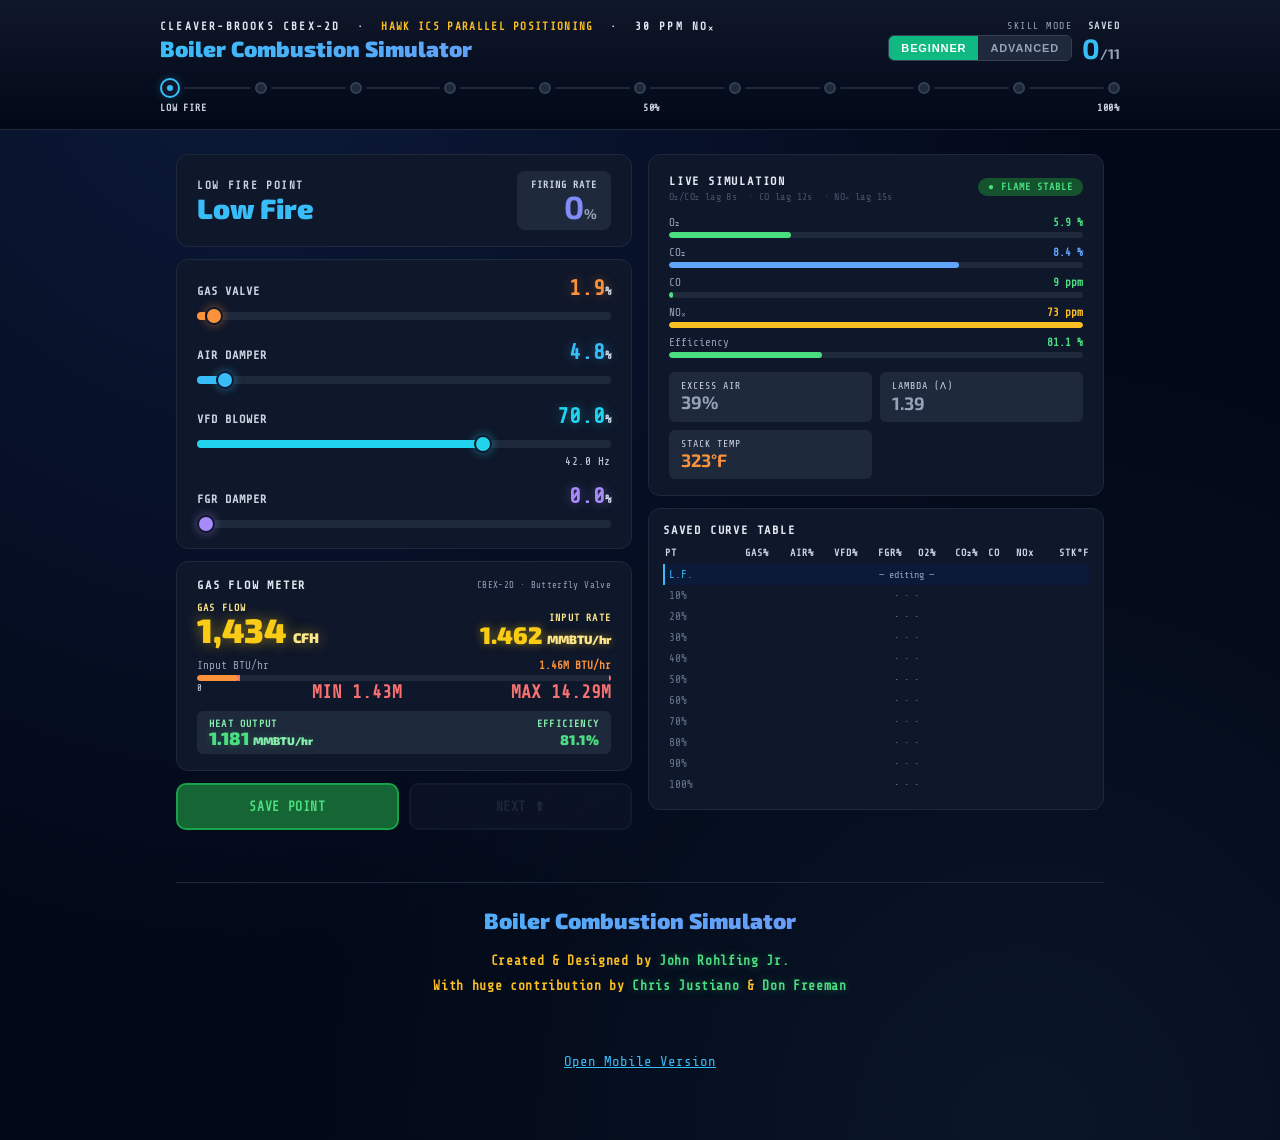
<file: index.html>
<!DOCTYPE html>
<html lang="en">
<head>
  <meta charset="UTF-8">
  <meta name="viewport" content="width=device-width, initial-scale=1.0">
  <title>Boiler Combustion Simulator</title>

  <script>
    function goToVersion() {
      const isPhone = /iPhone|Android.+Mobile/i.test(navigator.userAgent);
      const smallScreen = window.innerWidth < 900;

      if (isPhone || smallScreen) {
        window.location.replace("mobile.html");
      } else {
        window.location.replace("desktop.html");
      }
    }
    goToVersion();
  </script>
</head>
<body>
  Redirecting...
</body>
</html>
</file>
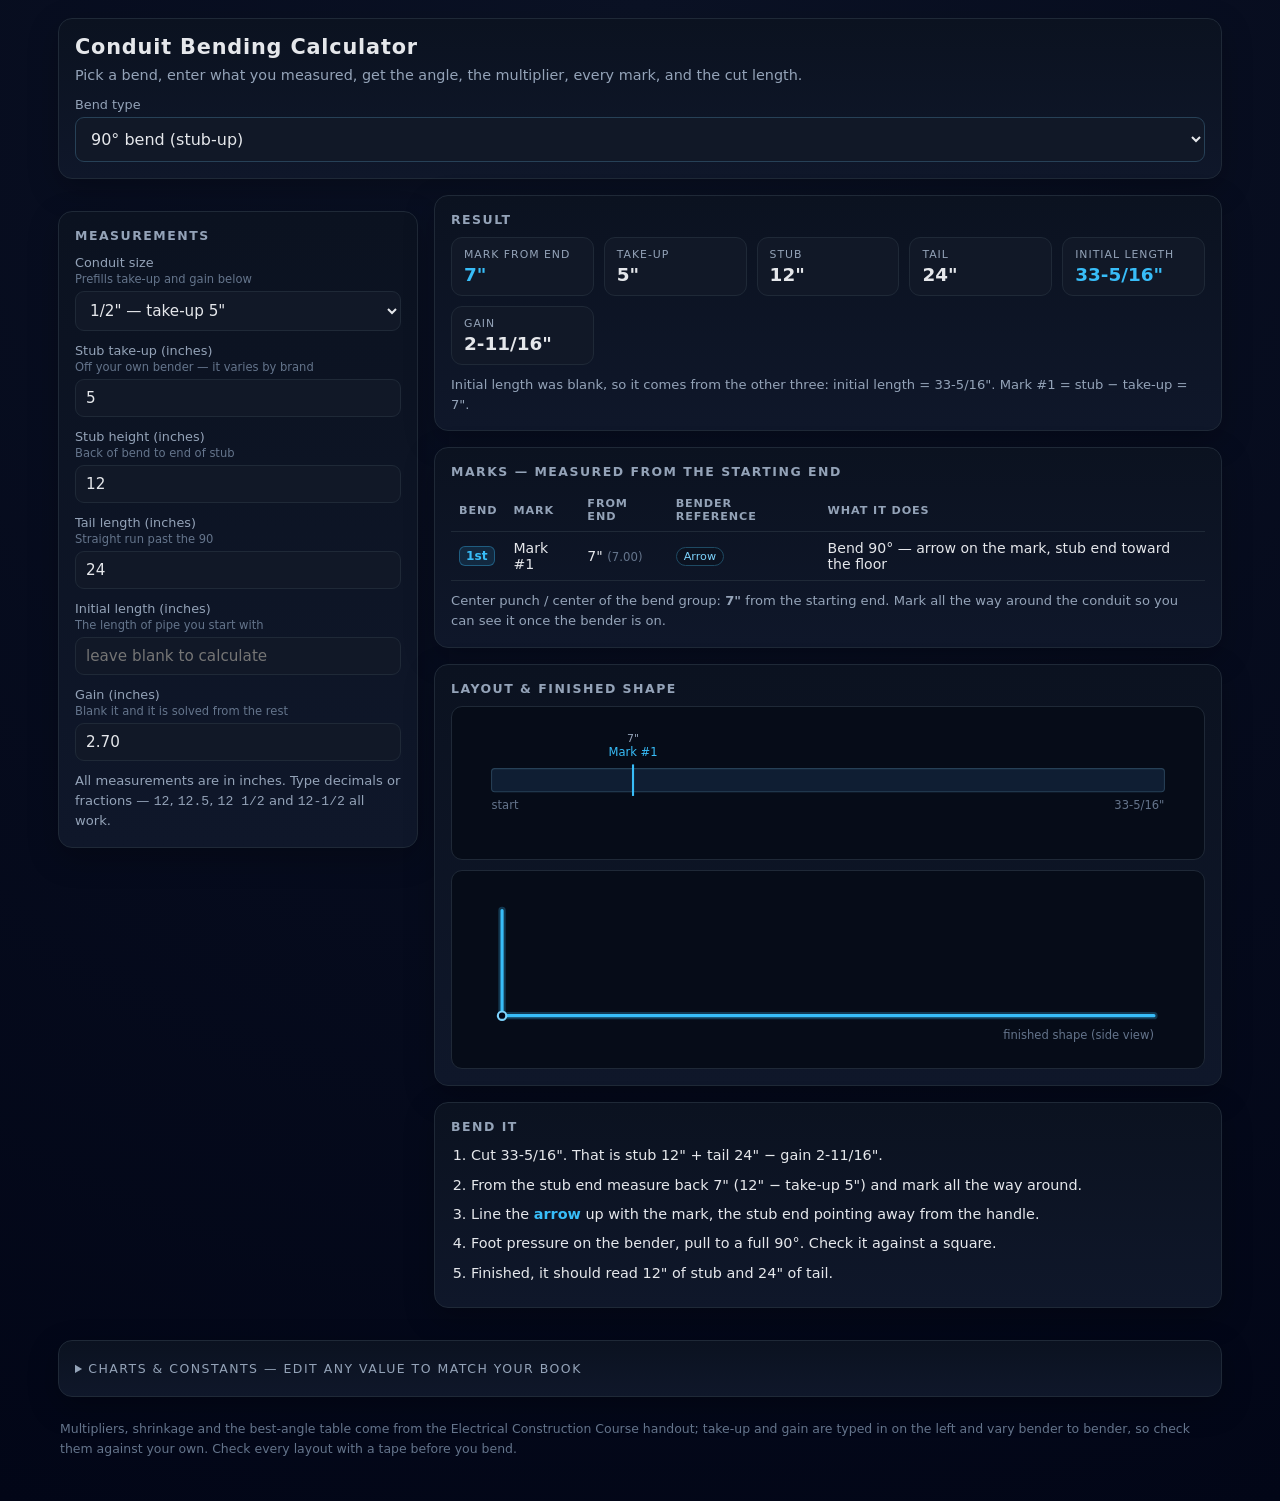
<file: conduit bending app/index.html>
<!DOCTYPE html>
<html lang="en">
<head>
<meta charset="UTF-8" />
<meta name="viewport" content="width=device-width, initial-scale=1.0" />
<title>Conduit Bending Calculator</title>
<style>
  :root {
    color-scheme: dark;
    --bg: #020617;
    --panel: #0f172a;
    --panel-2: #111827;
    --line: #1f2937;
    --text: #e5e7eb;
    --subtle: #94a3b8;
    --accent: #38bdf8;
    --good: #22c55e;
    --warn: #f59e0b;
    --danger: #ef4444;
  }
  * { box-sizing: border-box; }
  body {
    margin: 0;
    font-family: Inter, system-ui, -apple-system, "Segoe UI", Roboto, sans-serif;
    background: radial-gradient(circle at top, #0b1225, var(--bg));
    color: var(--text);
    min-height: 100vh;
  }
  .container {
    max-width: 1200px;
    margin: 0 auto;
    padding: 18px;
    display: grid;
    grid-template-columns: 360px 1fr;
    gap: 16px;
    align-items: start;
  }
  @media (max-width: 900px) {
    .container { grid-template-columns: 1fr; }
  }
  header.top { grid-column: 1 / -1; }
  .card {
    background: linear-gradient(180deg, #0b1220, var(--panel));
    border: 1px solid var(--line);
    border-radius: 14px;
    padding: 16px;
    box-shadow: 0 10px 30px rgba(0,0,0,0.25);
  }
  .card + .card { margin-top: 16px; }
  h1 { margin: 0; font-size: 1.3rem; letter-spacing: 0.04em; }
  h2 {
    margin: 0 0 10px; font-size: 0.78rem; text-transform: uppercase;
    letter-spacing: 0.12em; color: var(--subtle);
  }
  .subtitle { margin: 8px 0 0; color: var(--subtle); font-size: 0.9rem; }
  label { display: block; font-size: 0.8rem; color: var(--subtle); margin: 12px 0 5px; }
  label .hint { color: #64748b; font-size: 0.72rem; display: block; margin-top: 2px; }
  input, select {
    width: 100%; padding: 9px 10px; border-radius: 9px;
    border: 1px solid var(--line); background: var(--panel-2);
    color: var(--text); font-size: 0.95rem; font-family: inherit;
  }
  input:focus, select:focus { outline: 2px solid rgba(56,189,248,0.5); outline-offset: 0; }
  select#bendType { font-size: 1rem; padding: 11px; border-color: #274157; }
  .row { display: grid; grid-template-columns: 1fr 1fr; gap: 10px; }
  .hidden { display: none !important; }

  .kpis { display: grid; grid-template-columns: repeat(auto-fit, minmax(120px, 1fr)); gap: 10px; }
  .kpi { background: var(--panel-2); border: 1px solid var(--line); border-radius: 11px; padding: 10px 12px; }
  .kpi .k { font-size: 0.68rem; text-transform: uppercase; letter-spacing: 0.09em; color: var(--subtle); }
  .kpi .v { font-size: 1.15rem; font-weight: 600; margin-top: 3px; }
  .kpi .v small { font-size: 0.72rem; color: var(--subtle); font-weight: 400; }
  .kpi.accent .v { color: var(--accent); }

  table { width: 100%; border-collapse: collapse; font-size: 0.88rem; }
  th, td { text-align: left; padding: 8px 8px; border-bottom: 1px solid var(--line); }
  th { color: var(--subtle); font-size: 0.7rem; text-transform: uppercase; letter-spacing: 0.08em; font-weight: 600; }
  td.num { font-variant-numeric: tabular-nums; white-space: nowrap; }
  .tag {
    display: inline-block; padding: 2px 7px; border-radius: 999px;
    font-size: 0.7rem; border: 1px solid var(--line); background: #0b1220; color: var(--subtle);
  }
  .tag.arrow { color: #7dd3fc; border-color: #1e4a63; }
  .tag.star  { color: #fcd34d; border-color: #5a4413; }
  .tag.notch { color: #86efac; border-color: #17512f; }
  .order {
    display: inline-block; min-width: 30px; text-align: center; padding: 2px 6px;
    border-radius: 6px; background: rgba(56,189,248,0.12); border: 1px solid rgba(56,189,248,0.35);
    color: var(--accent); font-size: 0.76rem; font-weight: 600; font-variant-numeric: tabular-nums;
  }

  ol.steps { margin: 0; padding-left: 20px; font-size: 0.9rem; line-height: 1.55; }
  ol.steps li { margin-bottom: 7px; }
  ol.steps b { color: var(--accent); font-weight: 600; }

  .note { font-size: 0.82rem; color: var(--subtle); line-height: 1.5; margin: 10px 0 0; }
  .alert { border-radius: 10px; padding: 10px 12px; font-size: 0.85rem; margin-top: 10px; line-height: 1.45; }
  .alert.warn { background: rgba(245,158,11,0.1); border: 1px solid rgba(245,158,11,0.35); color: #fcd34d; }
  .alert.bad  { background: rgba(239,68,68,0.1); border: 1px solid rgba(239,68,68,0.35); color: #fca5a5; }
  .alert.info { background: rgba(56,189,248,0.08); border: 1px solid rgba(56,189,248,0.3); color: #bae6fd; }
  .alert button {
    margin-left: 6px; padding: 3px 10px; border-radius: 7px; cursor: pointer;
    border: 1px solid rgba(56,189,248,0.5); background: rgba(56,189,248,0.15);
    color: #e0f2fe; font: inherit; font-size: 0.82rem;
  }
  .alert button:hover { background: rgba(56,189,248,0.3); }

  svg { width: 100%; height: auto; display: block; }
  .svgwrap { background: #060c18; border: 1px solid var(--line); border-radius: 11px; padding: 8px; margin-top: 10px; }
  .svgwrap + .svgwrap { margin-top: 10px; }

  details.charts { margin-top: 16px; }
  details.charts summary {
    cursor: pointer; font-size: 0.78rem; text-transform: uppercase;
    letter-spacing: 0.12em; color: var(--subtle); padding: 4px 0;
  }
  .chartgrid { display: grid; grid-template-columns: repeat(auto-fit, minmax(280px, 1fr)); gap: 16px; margin-top: 12px; }
  .chartgrid input { padding: 5px 7px; font-size: 0.85rem; }
  footer { grid-column: 1 / -1; color: #64748b; font-size: 0.78rem; padding: 6px 2px 24px; line-height: 1.6; }
</style>
</head>
<body>
<div class="container">

  <header class="top card">
    <h1>Conduit Bending Calculator</h1>
    <p class="subtitle">Pick a bend, enter what you measured, get the angle, the multiplier, every mark, and the cut length.</p>
    <label for="bendType" style="margin-top:14px">Bend type</label>
    <select id="bendType">
      <option value="stub90">90&deg; bend (stub-up)</option>
      <option value="b2b90">Back-to-back 90&deg; bend</option>
      <option value="offset">Offset bend</option>
      <option value="boxoffset">Box offset</option>
      <option value="saddle3">3-point saddle</option>
      <option value="saddle4">4-point saddle</option>
    </select>
  </header>

  <section class="card" id="inputs">
    <h2>Measurements</h2>

    <div data-f="size">
      <label for="size">Conduit size <span class="hint">Prefills take-up and gain below</span></label>
      <select id="size"></select>
    </div>

    <div data-f="takeup">
      <label for="takeup">Stub take-up (inches) <span class="hint">Off your own bender &mdash; it varies by brand</span></label>
      <input id="takeup" value="5" />
    </div>

    <div data-f="stub">
      <label for="stub">Stub height (inches) <span class="hint">Back of bend to end of stub</span></label>
      <input id="stub" value="12" />
    </div>

    <div data-f="stub2">
      <label for="stub2">Second stub height (inches)</label>
      <input id="stub2" value="12" />
    </div>

    <div data-f="b2b">
      <label for="b2b">Back-to-back dimension (inches) <span class="hint">Back of bend 1 to back of bend 2</span></label>
      <input id="b2b" value="24" />
    </div>

    <div data-f="rise">
      <label for="rise" id="riseLabel">Rise (inches)</label>
      <input id="rise" value="4" />
    </div>

    <div data-f="obsLen">
      <label for="obsLen">Length of obstruction (inches) <span class="hint">Measured along the run</span></label>
      <input id="obsLen" value="8" />
    </div>

    <div data-f="dist">
      <label for="dist" id="distLabel">Distance to obstruction (inches)</label>
      <input id="dist" value="30" />
    </div>

    <div data-f="clear">
      <label for="clear">Clearance (inches) <span class="hint">Extra gap added around the obstruction</span></label>
      <input id="clear" value="0" />
    </div>

    <div data-f="tail">
      <label for="tail" id="tailLabel">Tail length (inches) <span class="hint">Conduit left past the last bend</span></label>
      <input id="tail" value="24" />
    </div>

    <div data-f="initial">
      <label for="initial">Initial length (inches) <span class="hint">The length of pipe you start with</span></label>
      <input id="initial" value="" placeholder="leave blank to calculate" />
    </div>

    <div data-f="gain">
      <label for="gain">Gain (inches) <span class="hint">Blank it and it is solved from the rest</span></label>
      <input id="gain" value="2.70" placeholder="leave blank to calculate" />
    </div>

    <div data-f="desired">
      <label for="desired">Desired length (inches) <span class="hint">Finished length of the piece &mdash; optional</span></label>
      <input id="desired" value="" placeholder="leave blank if not known" />
    </div>

    <div data-f="space">
      <label for="space">Space available for the transition (inches) <span class="hint">Optional &mdash; limits the angle choice</span></label>
      <input id="space" value="" placeholder="leave blank if unlimited" />
    </div>

    <div data-f="angle">
      <label for="angle">Bend angle</label>
      <select id="angle"></select>
    </div>

    <div data-f="mode">
      <label for="mode">Values used</label>
      <select id="mode">
        <option value="chart">Trade chart (rounded multipliers)</option>
        <option value="exact">Exact trig (1/sin, tan half-angle)</option>
      </select>
    </div>

    <p class="note">All measurements are in inches. Type decimals or fractions &mdash; <code>12</code>, <code>12.5</code>, <code>12 1/2</code> and <code>12-1/2</code> all work.</p>
  </section>

  <section>
    <div class="card">
      <h2>Result</h2>
      <div class="kpis" id="kpis"></div>
      <div id="alerts"></div>
      <p class="note" id="why"></p>
    </div>

    <div class="card">
      <h2 id="marksHead">Marks &mdash; measured from the starting end</h2>
      <table id="marksTable">
        <thead><tr><th>Bend</th><th>Mark</th><th>From end</th><th>Bender reference</th><th>What it does</th></tr></thead>
        <tbody></tbody>
      </table>
      <p class="note" id="centerPunch"></p>
    </div>

    <div class="card">
      <h2>Layout &amp; finished shape</h2>
      <div class="svgwrap"><svg id="layoutSvg" viewBox="0 0 700 130"></svg></div>
      <div class="svgwrap"><svg id="profileSvg" viewBox="0 0 700 220"></svg></div>
    </div>

    <div class="card">
      <h2>Bend it</h2>
      <ol class="steps" id="steps"></ol>
    </div>
  </section>

  <details class="charts card" style="grid-column: 1 / -1;">
    <summary>Charts &amp; constants &mdash; edit any value to match your book</summary>
    <div class="chartgrid">
      <div>
        <h2 style="margin-top:14px">Take-up &amp; radius (hand bender, EMT)</h2>
        <table id="sizeTable">
          <thead><tr><th>Size</th><th>OD</th><th>Take-up</th><th>Radius</th><th>Gain</th></tr></thead>
          <tbody></tbody>
        </table>
        <p class="note">These are only the <b>prefills</b> &mdash; picking a conduit size copies its take-up and gain into the two input boxes, and whatever is in those boxes is what the math uses. Both vary bender to bender, so type in yours. Radius is derived as <code>take-up &minus; OD/2</code> and gain as <code>OD + 2R &minus; &pi;R/2</code> (the square corner minus the arc it replaces, plus one diameter because stub and tail are measured to the back of the bend) &mdash; but the handout defines gain as a measured value, so the number to trust is the one you get from bending a 90 and working out <code>(stub + tail) &minus; the length you started with</code>.</p>
      </div>
      <div>
        <h2 style="margin-top:14px">Best angle by rise</h2>
        <table id="bestTable">
          <thead><tr><th>Obstruction rise</th><th>Best angle</th><th>Multiplier</th></tr></thead>
          <tbody></tbody>
        </table>
        <p class="note">Used whenever the angle is set to Auto. If a space limit is entered and the chart angle will not fit it, the app steps up to the next angle that does.</p>
      </div>
      <div>
        <h2 style="margin-top:14px">Offset multipliers &amp; shrink</h2>
        <table id="offsetTable">
          <thead><tr><th>Angle</th><th>Multiplier</th><th>Shrink / in</th><th>Exact</th></tr></thead>
          <tbody></tbody>
        </table>
        <p class="note">Distance between marks = rise &times; multiplier. Shrink = rise &times; shrink-per-inch; the run loses that much length. Exact column is <code>1/sin&theta;</code> and <code>tan(&theta;/2)</code>.</p>
      </div>
      <div>
        <h2 style="margin-top:14px">3-point saddle</h2>
        <table id="saddleTable">
          <thead><tr><th>Center bend</th><th>Return bends</th><th>Off center mark</th><th>Shrink amount</th></tr></thead>
          <tbody></tbody>
        </table>
        <p class="note">Per inch of obstruction height: how far mark #B and mark #C sit off the center mark, and the shrinkage added to the center mark.</p>
      </div>
    </div>
  </details>

  <footer>
    Multipliers, shrinkage and the best-angle table come from the Electrical Construction Course handout; take-up and gain are typed in on the left and vary bender to bender, so check them against your own. Check every layout with a tape before you bend.
  </footer>
</div>

<script>
/* ---------------------------------------------------------------
   Data: everything the math is built on, all editable in the UI.
   --------------------------------------------------------------- */
// Take-up is the well-established field value; OD is the EMT spec. The bend
// radius follows from them (take-up puts the arrow at the tangent point, half a
// diameter out from the centerline), and gain follows from the radius.
const SIZES = [
  { name: '1/2"',    takeup: 5,  od: 0.706 },
  { name: '3/4"',    takeup: 6,  od: 0.922 },
  { name: '1"',      takeup: 8,  od: 1.163 },
  { name: '1-1/4"',  takeup: 11, od: 1.510 },
  { name: '1-1/2"',  takeup: 14, od: 1.740 },
  { name: '2"',      takeup: 16, od: 2.197 }
];

// Offset chart: distance between marks = rise * mult; shrink = rise * shrink.
const OFFSETS = [
  { deg: 10,   mult: 6.0, shrink: 1/16 },
  { deg: 15,   mult: 3.9, shrink: 1/8  },
  { deg: 22.5, mult: 2.6, shrink: 3/16 },
  { deg: 30,   mult: 2.0, shrink: 1/4  },
  { deg: 45,   mult: 1.4, shrink: 3/8  },
  { deg: 60,   mult: 1.2, shrink: 1/2  }
];

// Handout's best-angle table, by obstruction rise.
const BEST_ANGLE = [
  { upTo: 2,        deg: 10,   note: '1" to 2"' },
  { upTo: 3,        deg: 22.5, note: '2" to 3"' },
  { upTo: 6,        deg: 30,   note: '3" to 6"' },
  { upTo: Infinity, deg: 45,   note: '6"+ (tight space)' }
];

// Box offset is a fixed recipe, not a calculation: always these marks, always
// 10 degrees. Nothing about the job changes them.
const BOX = { deg: 10, mark1: 2, between: 2.25, rise: 3 / 8 };

// 3-point saddle: center bend is twice the outer bend. Shrink is per side.
const SADDLES = [
  { center: 45, outer: 22.5, mult: 2.5, shrink: 3/16 },
  { center: 60, outer: 30,   mult: 2.0, shrink: 1/4  }
];

const rad = d => d * Math.PI / 180;
const radiusOf = z => z.takeup - z.od / 2;
// Stub height and tail are both measured to the BACK of the bend, so the square
// corner they imply is one full diameter outside the centerline corner:
// gain = OD + (2R - piR/2).
const gainOf = z => z.od + 2 * z.radius - Math.PI * z.radius / 2;
SIZES.forEach(z => { z.radius = radiusOf(z); z.gain = gainOf(z); });
const exactMult = d => 1 / Math.sin(rad(d));
const exactShrink = d => Math.tan(rad(d / 2));

/* ---------------------------------------------------------------
   Input parsing and fraction formatting
   --------------------------------------------------------------- */
function parseLen(str) {
  if (str === null || str === undefined) return NaN;
  let s = String(str).trim().replace(/["']/g, '');
  if (!s) return NaN;
  let m = s.match(/^(\d+(?:\.\d+)?)[\s-]+(\d+)\/(\d+)$/);   // 12 1/2  or  12-1/2
  if (m) return parseFloat(m[1]) + parseInt(m[2]) / parseInt(m[3]);
  m = s.match(/^(\d+)\/(\d+)$/);                            // 1/2
  if (m) return parseInt(m[1]) / parseInt(m[2]);
  const n = parseFloat(s);
  return isNaN(n) ? NaN : n;
}

function frac(x) {
  if (!isFinite(x)) return '--';
  const neg = x < 0;
  x = Math.abs(x);
  let whole = Math.floor(x);
  let sixteenths = Math.round((x - whole) * 16);
  if (whole === 0 && sixteenths === 0 && x > 0) return (neg ? '-' : '') + 'under 1/16"';
  if (sixteenths === 16) { whole += 1; sixteenths = 0; }
  let out;
  if (sixteenths === 0) {
    out = whole + '"';
  } else {
    let num = sixteenths, den = 16;
    while (num % 2 === 0) { num /= 2; den /= 2; }
    out = (whole ? whole + '-' : '') + num + '/' + den + '"';
  }
  return (neg ? '-' : '') + out;
}
const dec = x => isFinite(x) ? x.toFixed(2) : '--';

/* ---------------------------------------------------------------
   Angle selection
   --------------------------------------------------------------- */
function pickOffsetAngle(rise, space) {
  const band = BEST_ANGLE.find(b => rise <= b.upTo);
  const row = OFFSETS.find(o => o.deg === band.deg);
  const why = 'Best-angle chart: a ' + frac(rise) + ' rise falls in the ' + band.note +
    ' band, so ' + row.deg + '&deg; (' + frac(rise * row.mult) + ' between marks).';
  if (isFinite(space) && space > 0 && rise * row.mult > space) {
    // Chart angle will not fit the room available, so step up until one does.
    for (const o of OFFSETS) if (o.deg > row.deg && rise * o.mult <= space) {
      return { row: o, why: why + ' That needs more than the ' + frac(space) +
        ' available, so stepped up to ' + o.deg + '&deg; (' + frac(rise * o.mult) + ' between marks).' };
    }
    const last = OFFSETS[OFFSETS.length - 1];
    return { row: last, why: 'Even 60&deg; needs ' + frac(rise * last.mult) + ' between marks, more than the ' +
      frac(space) + ' available. Steepest angle shown &mdash; you need more room or a shallower rise.', tight: true };
  }
  return { row: row, why: why };
}

// The handout gives 45 deg and 60 deg center bends. 45 is the default; 60 pulls the
// outer marks in closer (2" per inch instead of 2-1/2"), which is what saves you when
// the obstruction sits close to the end of the conduit.
function pickSaddleAngle(rise, dist) {
  const wide = SADDLES[0], tight = SADDLES[1];
  if (isFinite(dist) && dist > 0 && rise * wide.mult > dist && rise * tight.mult <= dist) {
    return { row: tight, why: 'A 45&deg; center bend would put mark #B ' + frac(rise * wide.mult) +
      ' back from the center mark, past the end of the conduit. Stepped up to a 60&deg; center bend, which pulls the outer marks in to ' +
      frac(rise * tight.mult) + '.' };
  }
  return { row: wide, why: 'A ' + frac(rise) + ' obstruction saddles with a 45&deg; center bend and 22.5&deg; return bends &mdash; ' +
    frac(rise * wide.mult) + ' (2-1/2 &times; ' + frac(rise) + ') out to each side of the center mark.' };
}

/* ---------------------------------------------------------------
   Per-type calculation. Each returns kpis, marks, steps, geometry.
   --------------------------------------------------------------- */
function offsetValues(row, exact) {
  return exact
    ? { deg: row.deg, mult: exactMult(row.deg), shrink: exactShrink(row.deg) }
    : { deg: row.deg, mult: row.mult, shrink: row.shrink };
}

// One linear relation ties the fields together, so exactly one may be blank and
// is solved from the rest. `solve` is given the blank field's index and returns
// its value; the caller supplies one entry per field.
function solveOne(fields) {
  const blanks = fields.map((f, i) => isFinite(f.value) ? -1 : i).filter(i => i >= 0);
  if (blanks.length > 1) {
    const names = blanks.map(i => fields[i].name.toLowerCase());
    const list = names.slice(0, -1).join(', ') + ' and ' + names[names.length - 1];
    return { error: 'Leave only one box blank &mdash; ' + list + ' are ' + (names.length > 2 ? 'all ' : 'both ') +
      'empty. Any one of them can be worked out from the others, but not ' + (names.length > 2 ? 'several' : 'two') + ' at once.' };
  }
  const values = fields.map(f => f.value);
  if (blanks.length === 0) return { values: values, solvedIdx: -1 };
  const i = blanks[0];
  values[i] = fields[i].from(values);
  return { values: values, solvedIdx: i };
}

function calc(v) {
  const size = SIZES[v.sizeIdx];
  const takeup = v.takeup;  // bender value, typed in rather than assumed
  let gain = size.gain;
  const exact = v.mode === 'exact';
  const out = { kpis: [], marks: [], steps: [], alerts: [], why: '', center: null, profile: null, total: 0 };

  if (v.type === 'stub90') {
    // initial length = (stub + tail) - gain. Any one of the four is solvable.
    const r = solveOne([
      { name: 'Stub height',   value: v.stubRaw,    from: x => x[2] + x[3] - x[1] },
      { name: 'Tail',          value: v.tailRaw,    from: x => x[2] + x[3] - x[0] },
      { name: 'Initial length',value: v.initialRaw, from: x => x[0] + x[1] - x[3] },
      { name: 'Gain',          value: v.gainRaw,    from: x => x[0] + x[1] - x[2] }
    ]);
    if (r.error) {
      out.kpis = [['Waiting on you', '&mdash;']];
      out.alerts.push(['warn', r.error]);
      out.why = 'gain = (stub + tail) &minus; initial length. Give any three and the fourth follows.';
      out.marks = []; out.steps = []; out.total = 1; out.profile = null;
      return out;
    }
    const [stub, tail, initial, g] = r.values;
    gain = g;
    const solved = r.solvedIdx >= 0 ? ['Stub height', 'Tail', 'Initial length', 'Gain'][r.solvedIdx] : null;
    const hl = n => solved === n ? 'accent' : '';
    const mark = stub - takeup;

    out.kpis = [
      ['Mark from end', frac(mark), 'accent'], ['Take-up', frac(takeup)],
      ['Stub', frac(stub), hl('Stub height')], ['Tail', frac(tail), hl('Tail')],
      ['Initial length', frac(initial), hl('Initial length')], ['Gain', frac(gain), hl('Gain')]
    ];
    out.marks = [['Mark #1', mark, 'arrow', 'Bend 90&deg; &mdash; arrow on the mark, stub end toward the floor', 1]];
    out.center = mark;
    out.total = Math.max(initial, mark + 4);
    out.steps = [
      (solved === 'Initial length'
        ? 'Cut ' + frac(initial) + '. That is stub ' + frac(stub) + ' + tail ' + frac(tail) + ' &minus; gain ' + frac(gain) + '.'
        : 'Starting with ' + frac(initial) + ' of pipe.'),
      'From the stub end measure back ' + frac(mark) + ' (' + frac(stub) + ' &minus; take-up ' + frac(takeup) + ') and mark all the way around.',
      'Line the <b>arrow</b> up with the mark, the stub end pointing away from the handle.',
      'Foot pressure on the bender, pull to a full 90&deg;. Check it against a square.',
      'Finished, it should read ' + frac(stub) + ' of stub and ' + frac(tail) + ' of tail.'
    ];
    if (solved === 'Gain') {
      out.why = 'Gain was blank, so it comes from the other three: (stub ' + frac(stub) + ' + tail ' + frac(tail) +
        ') &minus; initial length ' + frac(initial) + ' = <b>' + frac(gain) + '</b>. That is your bender\'s gain &mdash; ' +
        'keep it and type it in next time. Mark #1 = stub &minus; take-up = ' + frac(mark) + '.';
    } else if (solved) {
      out.why = solved + ' was blank, so it comes from the other three: ' + solved.toLowerCase() + ' = ' +
        frac(r.values[r.solvedIdx]) + '. Mark #1 = stub &minus; take-up = ' + frac(mark) + '.';
    } else {
      out.why = 'All four given. Mark #1 = stub &minus; take-up = ' + frac(mark) + '.';
    }
    if (r.solvedIdx < 0) {
      const check = stub + tail - initial;
      if (Math.abs(check - gain) > 1 / 32) out.alerts.push(['warn', 'These four do not agree. (stub + tail) &minus; initial length = ' +
        frac(check) + ', but the gain box says ' + frac(gain) + '. Blank whichever one you are least sure of and let it be calculated.']);
    }
    if (mark <= 0) out.alerts.push(['bad', 'Stub of ' + frac(stub) + ' is shorter than the ' + frac(takeup) +
      ' take-up you entered. You cannot make this stub &mdash; use a bender with a shorter radius, or a different method.']);
    if (tail < 0) out.alerts.push(['bad', 'That works out to a negative tail (' + frac(tail) + '). The initial length is too short for a ' + frac(stub) + ' stub.']);
    if (solved === 'Gain' && (gain <= 0 || gain > 12)) out.alerts.push(['bad', 'That works out to a gain of ' + frac(gain) +
      ', which no hand bender produces. Check the stub, tail and initial length.']);
    out.profile = { kind: 'L', stub: stub, tail: tail };

  } else if (v.type === 'b2b90') {
    // initial length = stub + back-to-back + stub2 - 2 x gain. One blank is solvable.
    const r = solveOne([
      { name: 'Stub height',    value: v.stubRaw,    from: x => x[3] + 2 * x[4] - x[1] - x[2] },
      { name: 'Back to back',   value: v.b2bRaw,     from: x => x[3] + 2 * x[4] - x[0] - x[2] },
      { name: 'Second stub',    value: v.stub2Raw,   from: x => x[3] + 2 * x[4] - x[0] - x[1] },
      { name: 'Initial length', value: v.initialRaw, from: x => x[0] + x[1] + x[2] - 2 * x[4] },
      { name: 'Gain',           value: v.gainRaw,    from: x => (x[0] + x[1] + x[2] - x[3]) / 2 }
    ]);
    if (r.error) {
      out.kpis = [['Waiting on you', '&mdash;']];
      out.alerts.push(['warn', r.error]);
      out.why = 'initial length = stub + back-to-back + second stub &minus; two gains. Give any four and the fifth follows.';
      out.marks = []; out.steps = []; out.total = 1; out.profile = null;
      return out;
    }
    const [stub, b2b, stub2, initial, g] = r.values;
    gain = g;
    const solved = r.solvedIdx >= 0 ? ['Stub height', 'Back to back', 'Second stub', 'Initial length', 'Gain'][r.solvedIdx] : null;
    const hl = n => solved === n ? 'accent' : '';
    const mark1 = stub - takeup;
    const mark2 = mark1 + b2b;

    out.kpis = [
      ['Mark #1', frac(mark1), 'accent'], ['Mark #2', frac(mark2), 'accent'],
      ['Stub', frac(stub), hl('Stub height')], ['Back to back', frac(b2b), hl('Back to back')],
      ['Second stub', frac(stub2), hl('Second stub')],
      ['Initial length', frac(initial), hl('Initial length')], ['Gain (each)', frac(gain), hl('Gain')]
    ];
    out.marks = [
      ['Mark #1', mark1, 'arrow', 'First 90&deg; &mdash; arrow on the mark', 1],
      ['Mark #2', mark2, 'star',  'Second 90&deg; &mdash; <b>star / tee</b> on the mark, bent the same way', 2]
    ];
    out.center = (mark1 + mark2) / 2;
    out.total = Math.max(initial, mark2 + 4);
    out.steps = [
      (solved === 'Initial length'
        ? 'Cut ' + frac(initial) + ' (' + frac(stub) + ' + ' + frac(b2b) + ' + ' + frac(stub2) + ' &minus; two gains of ' + frac(gain) + ').'
        : 'Starting with ' + frac(initial) + ' of pipe.'),
      'Measure ' + frac(mark1) + ' from the first stub end and mark. Bend a 90&deg; with the <b>arrow</b> on the mark.',
      'Lay the piece down. From the <b>back</b> of that first bend, measure the back-to-back dimension ' + frac(b2b) + ' and mark &mdash; that is ' + frac(mark2) + ' from the same starting end.',
      'Put the <b>star / tee</b> of the bender on mark #2, bend the second 90&deg; in the same direction so the piece closes into a U.',
      'Both legs should read ' + frac(stub) + ' and ' + frac(stub2) + ' from the back of each bend.'
    ];
    if (solved === 'Gain') {
      out.why = 'Gain was blank, so it comes from the other four. Two bends means two gains: (stub ' + frac(stub) + ' + back-to-back ' +
        frac(b2b) + ' + second stub ' + frac(stub2) + ' &minus; initial length ' + frac(initial) + ') &divide; 2 = <b>' + frac(gain) +
        '</b> per bend. Mark #1 uses take-up (' + frac(takeup) + '); mark #2 uses the star/tee, which puts the <em>back</em> of the bend on the mark.';
    } else if (solved) {
      out.why = solved + ' was blank, so it comes from the other four: ' + solved.toLowerCase() + ' = ' + frac(r.values[r.solvedIdx]) +
        '. Mark #1 uses take-up (' + frac(takeup) + '); mark #2 uses the star/tee, which puts the <em>back</em> of the bend on the mark.';
    } else {
      out.why = 'All five given. Mark #1 uses take-up (' + frac(takeup) +
        '); mark #2 uses the star/tee, which puts the <em>back</em> of the bend on the mark.';
    }
    if (r.solvedIdx < 0) {
      const check = (stub + b2b + stub2 - initial) / 2;
      if (Math.abs(check - gain) > 1 / 32) out.alerts.push(['warn', 'These do not agree. (stub + back-to-back + second stub &minus; initial length) &divide; 2 = ' +
        frac(check) + ', but the gain box says ' + frac(gain) + '. Blank whichever one you are least sure of and let it be calculated.']);
    }
    if (mark1 <= 0) out.alerts.push(['bad', 'Stub is shorter than the ' + frac(takeup) + ' take-up you entered.']);
    if (solved === 'Gain' && (gain <= 0 || gain > 12)) out.alerts.push(['bad', 'That works out to a gain of ' + frac(gain) +
      ' per bend, which no hand bender produces. Check the measurements.']);
    // Radius follows the take-up the user actually entered, not the stored table.
    const bendR = takeup - size.od / 2;
    if (b2b < 2 * bendR) out.alerts.push(['warn', 'Back-to-back of ' + frac(b2b) + ' is tighter than two bend radii (' +
      frac(2 * bendR) + '). The bends will run into each other.']);
    out.profile = { kind: 'U', stub: stub, stub2: stub2, b2b: b2b };

  } else if (v.type === 'offset') {
    // Handout: MARK #1 = DIST + SHRINKAGE, and MARK #2 sits X back toward the
    // reference end, where X = MULTIPLIER * RISE.
    const pick = v.angleIdx >= 0
      ? { row: OFFSETS[v.angleIdx], why: 'Angle set manually to ' + OFFSETS[v.angleIdx].deg + '&deg;.' }
      : pickOffsetAngle(v.rise, v.space);
    const a = offsetValues(pick.row, exact);
    const between = v.rise * a.mult;              // X
    const shrink = v.rise * a.shrink;
    const mark1 = v.dist + shrink;
    const mark2 = mark1 - between;
    const cut = mark1 + v.tail;
    out.kpis = [
      ['Best angle', a.deg + '°', 'accent'], ['Multiplier', a.mult.toFixed(2)],
      ['X (between marks)', frac(between), 'accent'], ['Shrinkage', frac(shrink)],
      ['Cut length', frac(cut), 'accent'], ['Finished run', frac(cut - shrink)]
    ];
    out.marks = [
      ['Mark #2', mark2, 'arrow', 'The lower bend, X back from mark #1 &mdash; bend it after rolling 180&deg;', 2],
      ['Mark #1', mark1, 'arrow', 'The upper bend, distance + shrinkage &mdash; closest to the obstruction, so bend it first', 1]
    ];
    out.center = (mark1 + mark2) / 2;
    out.total = cut;
    out.why = pick.why + ' Mark #1 = distance ' + frac(v.dist) + ' + shrinkage ' + frac(shrink) + ' = ' + frac(mark1) +
      '. X = multiplier ' + a.mult.toFixed(2) + ' &times; rise ' + frac(v.rise) + ' = ' + frac(between) +
      ', so mark #2 lands at ' + frac(mark2) + '. The offset pulls ' + frac(shrink) +
      ' out of the run, which the cut length already carries.';
    out.steps = [
      'Cut ' + frac(cut) + '.',
      'Mark #1 = distance to the obstruction ' + frac(v.dist) + ' + shrinkage ' + frac(shrink) + ' = <b>' + frac(mark1) + '</b> from the end.',
      'Measure X = ' + frac(between) + ' back from mark #1 toward the end for <b>mark #2</b> (' + frac(mark2) + ' from the end).',
      '<b>Bend mark #1 first</b> &mdash; it is the mark closest to the obstruction. Arrow on mark #1, bend to ' + a.deg + '&deg;.',
      '<b>Rotate the conduit 180&deg;</b>, arrow on mark #2, bend to ' + a.deg + '&deg;. Both bends must end up in the same plane.',
      'Lay it on the floor &mdash; both ends sit flat and the rise measures ' + frac(v.rise) + ' at the obstruction.'
    ];
    if (pick.tight) out.alerts.push(['bad', pick.why]);
    if (mark2 <= 0) out.alerts.push(['bad', 'Mark #2 lands ' + frac(-mark2) +
      ' off the end of the conduit. The obstruction is too close to the end for a ' + a.deg + '&deg; offset &mdash; steepen the angle or start farther back.']);
    out.profile = { kind: 'offset', dist: mark2, run: between - shrink, rise: v.rise, tail: v.tail, obsAt: v.dist };

  } else if (v.type === 'boxoffset') {
    // Fixed recipe. The only variable is the finished length of the piece.
    const mark1 = BOX.mark1;
    const mark2 = mark1 + BOX.between;
    const known = isFinite(v.desiredRaw);
    out.kpis = [
      ['Bend angle', BOX.deg + '°', 'accent'], ['Rise', frac(BOX.rise)],
      ['Mark #1', frac(mark1), 'accent'], ['Mark #2', frac(mark2), 'accent'],
      ['Between marks', frac(BOX.between)],
      ['Overall length', known ? frac(v.desiredRaw) : 'Undetermined', known ? 'accent' : '']
    ];
    out.marks = [
      ['Mark #1', mark1, 'arrow', 'Always ' + frac(mark1) + ' in from the box end &mdash; bend this one first', 1],
      ['Mark #2', mark2, 'arrow', 'Always ' + frac(BOX.between) + ' past mark #1 &mdash; bend after rotating 180&deg;', 2]
    ];
    out.center = (mark1 + mark2) / 2;
    out.total = known ? v.desiredRaw : mark2 + 6;
    out.origin = 'box end';
    out.mirror = true;   // box sits at the right in the drawing below, so match it
    out.why = 'A box offset is a fixed recipe, not a calculation: <b>' + frac(mark1) + ' from the box end for mark #1, ' +
      frac(BOX.between) + ' further for mark #2, both bent ' + BOX.deg + '&deg;</b>. Conduit size does not change it. ' +
      (known ? 'Overall length is the ' + frac(v.desiredRaw) + ' you asked for.'
             : 'Overall length is <b>undetermined</b> until you enter a desired length.');
    out.steps = [
      'Measure <b>' + frac(mark1) + '</b> from the box end of the conduit and mark &mdash; that is mark #1.',
      'Measure <b>' + frac(BOX.between) + '</b> further along for mark #2 (' + frac(mark2) + ' from the box end).',
      '<b>Bend mark #1 first</b> &mdash; arrow on the mark, bend to ' + BOX.deg + '&deg;.',
      '<b>Rotate the conduit 180&deg;</b>, arrow on mark #2, bend to ' + BOX.deg + '&deg;.',
      'The end now sits ' + frac(BOX.rise) + ' off the wall line and lands flat on the box.'
    ];
    if (!known) out.alerts.push(['info', 'Enter a desired length if you want the overall length. The marks and the bends do not change either way.']);
    out.profile = { kind: 'box', mark1: mark1, mark2: mark2, rise: BOX.rise, total: known ? v.desiredRaw : mark2 + 8 };

  } else if (v.type === 'saddle3') {
    const rise = v.rise + v.clear;
    const pick = v.angleIdx >= 0
      ? { row: SADDLES[v.angleIdx], why: 'Angle set manually to a ' + SADDLES[v.angleIdx].center + '&deg; center bend.' }
      : pickSaddleAngle(rise, v.dist);
    const row = pick.row;
    const mult = exact ? exactMult(row.outer) : row.mult;
    const shrinkPer = exact ? exactShrink(row.outer) : row.shrink;
    const sideShrink = rise * shrinkPer;
    const center = v.dist + sideShrink;
    const mark1 = center - rise * mult;
    const mark3 = center + rise * mult;
    const cut = mark3 + v.tail;
    out.kpis = [
      ['Center bend', row.center + '°', 'accent'], ['Outer bends', row.outer + '°'],
      ['Multiplier', mult.toFixed(2)], ['Shrink (per side)', frac(sideShrink)],
      ['Total shrink', frac(2 * sideShrink)], ['Cut length', frac(cut), 'accent']
    ];
    out.marks = [
      ['Mark #B', mark1, 'arrow', 'Return bend, ' + row.outer + '&deg;, after rolling 180&deg;', 2],
      ['Mark #A (center)', center, 'notch', 'Center mark &mdash; sits over the obstruction, so bend it first at ' + row.center + '&deg;', 1],
      ['Mark #C', mark3, 'arrow', 'Return bend, ' + row.outer + '&deg;, same side as mark #B', 3]
    ];
    out.center = center;
    out.total = cut;
    out.why = pick.why + ' Mark #A = distance ' + frac(v.dist) + ' + shrinkage ' + frac(sideShrink) + ' = ' + frac(center) +
      '. Marks #B and #C sit ' + frac(rise * mult) + ' (' + mult.toFixed(2) + ' &times; ' + frac(rise) +
      ') to each side. The run loses ' + frac(2 * sideShrink) + ' overall.';
    out.steps = [
      'Cut ' + frac(cut) + '.',
      'Mark #A (center) = ' + frac(v.dist) + ' to the center of the obstruction + shrinkage ' + frac(sideShrink) + ' = <b>' + frac(center) + '</b> from the end.',
      'Step ' + frac(rise * mult) + ' each way from mark #A for <b>mark #B</b> (' + frac(mark1) + ') and <b>mark #C</b> (' + frac(mark3) + ').',
      '<b>Bend mark #A first</b> &mdash; it is the mark sitting over the obstruction. <b>Center notch</b> on mark #A, bend ' + row.center + '&deg;.',
      '<b>Rotate the conduit 180&deg;.</b> <b>Arrow</b> on mark #B, bend ' + row.outer + '&deg; on the ' + row.outer + '&deg; line, then the same on mark #C. All three bends stay in one plane.',
      'Set it over the obstruction &mdash; the saddle should clear by ' + frac(rise) + ' and both ends lie flat.'
    ];
    if (v.clear > 0) out.alerts.push(['info', 'Working from ' + frac(rise) + ' (obstruction ' + frac(v.rise) + ' + ' + frac(v.clear) + ' clearance).']);
    if (mark1 <= 0) out.alerts.push(['bad', 'Mark #B lands ' + frac(-mark1) + ' off the end of the conduit. The obstruction is too close to the end even for a 60&deg; center bend &mdash; start farther back.']);
    out.profile = { kind: 'saddle3', dist: v.dist, rise: rise, run: rise * (mult - shrinkPer), tail: v.tail, obs: v.rise };

  } else if (v.type === 'saddle4') {
    const rise = v.rise + v.clear;
    const width = v.obsLen + 2 * v.clear;
    const pick = v.angleIdx >= 0
      ? { row: OFFSETS[v.angleIdx], why: 'Angle set manually to ' + OFFSETS[v.angleIdx].deg + '&deg;.' }
      : pickOffsetAngle(rise, v.space);
    const a = offsetValues(pick.row, exact);
    const between = rise * a.mult;
    const shrink = rise * a.shrink;
    const run = between - shrink;
    // Handout: MARK A = DIST + SHRINKAGE, A to C = length of obstruction,
    // A to B and C to D = RISE * MULTIPLIER. Marks run B, A, C, D along the pipe.
    const near = v.dist - v.clear;
    const markA = near + shrink;
    const markB = markA - between;
    const markC = markA + width;
    const markD = markC + between;
    const cut = markD + v.tail;
    out.kpis = [
      ['Best angle', a.deg + '°', 'accent'], ['Multiplier', a.mult.toFixed(2)],
      ['Shrinkage', frac(shrink)], ['Dist between bends', frac(between), 'accent'],
      ['Length of obst', frac(width)], ['Cut length', frac(cut), 'accent']
    ];
    out.marks = [
      ['Mark #B', markB, 'arrow', 'Rise up &mdash; ' + frac(between) + ' back from mark #A, after rolling 180&deg;', 2],
      ['Mark #A', markA, 'arrow', 'Near edge &mdash; closest to the obstruction, so bend it first', 1],
      ['Mark #C', markC, 'arrow', 'Far edge &mdash; closest to the obstruction on the other end, bend it first after swinging the conduit around', 3],
      ['Mark #D', markD, 'arrow', 'Back down &mdash; ' + frac(between) + ' past mark #C, after rolling 180&deg;', 4]
    ];
    out.center = (markA + markC) / 2;
    out.total = cut;
    out.why = pick.why + ' Mark #A = distance ' + frac(near) + ' + shrinkage ' + frac(shrink) + ' = ' + frac(markA) +
      '. Mark #A to mark #C is the length of the obstruction, ' + frac(width) + '. Marks #B and #D sit ' +
      frac(between) + ' (rise ' + frac(rise) + ' &times; multiplier ' + a.mult.toFixed(2) +
      ') outside them. Both offsets together pull ' + frac(2 * shrink) + ' out of the run.';
    out.steps = [
      'Cut ' + frac(cut) + '.',
      'Shrinkage = rise ' + frac(rise) + ' &times; ' + frac(a.shrink) + ' = ' + frac(shrink) + '.',
      'Mark #A = distance to the obstruction ' + frac(near) + ' + shrinkage = <b>' + frac(markA) + '</b> from the reference end.',
      'Mark #C = mark #A + length of obstruction ' + frac(width) + ' = <b>' + frac(markC) + '</b>.',
      'Mark #B = ' + frac(between) + ' back from mark #A (<b>' + frac(markB) + '</b>); mark #D = ' + frac(between) +
        ' past mark #C (<b>' + frac(markD) + '</b>).',
      'All four marks use the <b>bender arrow</b>, every bend is ' + a.deg + '&deg;, and the <b>hook faces the obstruction</b>.',
      '<b>Bend mark #A first</b> &mdash; the mark closest to the obstruction on this end. Then <b>rotate 180&deg;</b> and bend mark #B.',
      '<b>Swing the conduit end for end</b> and do the same on the far pair: <b>mark #C first</b> (closest to the obstruction), <b>rotate 180&deg;</b>, then mark #D.',
      'Before you pull that third bend, check the first two &mdash; it is easy to bend the second pair the wrong way and end up with a Z instead of a saddle. All four bends must lie in one plane with the hump on the same side.',
      'The top section should sit level ' + frac(rise) + ' above the deck and span ' + frac(width) + '.'
    ];
    if (markB <= 0) out.alerts.push(['bad', 'Mark #B lands ' + frac(-markB) + ' off the end. The obstruction is too close to the end of the conduit for a ' + a.deg + '&deg; bend &mdash; steepen the angle or start farther back.']);
    if (v.clear > 0) out.alerts.push(['info', 'Working from ' + frac(rise) + ' rise and ' + frac(width) + ' length (obstruction plus ' + frac(v.clear) + ' clearance).']);
    if (pick.tight) out.alerts.push(['bad', pick.why]);
    out.profile = { kind: 'saddle4', dist: near, rise: rise, run: run, width: width, tail: v.tail, obs: v.rise, obsLen: v.obsLen };
  }
  return out;
}

/* ---------------------------------------------------------------
   Drawing
   --------------------------------------------------------------- */
// `mirror` puts the origin on the right and measures leftward, so the strip
// faces the same way as the finished-shape drawing below it.
function drawLayout(marks, total, originLabel, mirror) {
  const W = 700, H = 130, padL = 30, padR = 30, y = 62, h = 22;
  const span = Math.max(total, 1);
  const x = p => mirror ? (W - padR) - (p / span) * (W - padL - padR)
                        : padL + (p / span) * (W - padL - padR);
  let s = '<rect x="' + padL + '" y="' + (y - h / 2) + '" width="' + (W - padL - padR) + '" height="' + h +
          '" rx="3" fill="#0f1e33" stroke="#274157"/>';
  const originX = mirror ? W - padR : padL;
  const farX = mirror ? padL : W - padR;
  s += '<text x="' + originX + '" y="' + (y + h / 2 + 16) + '" fill="#64748b" font-size="11" text-anchor="' +
       (mirror ? 'end' : 'start') + '">' + (originLabel || 'start') + '</text>';
  s += '<text x="' + farX + '" y="' + (y + h / 2 + 16) + '" fill="#64748b" font-size="11" text-anchor="' +
       (mirror ? 'start' : 'end') + '">' + frac(span) + '</text>';
  marks.forEach((m, i) => {
    const px = x(m[1]);
    const up = i % 2 === 0;
    s += '<line x1="' + px + '" y1="' + (y - h / 2 - 4) + '" x2="' + px + '" y2="' + (y + h / 2 + 4) + '" stroke="#38bdf8" stroke-width="2"/>';
    const ty = up ? y - h / 2 - 12 : y + h / 2 + 30;
    s += '<text x="' + px + '" y="' + ty + '" fill="#38bdf8" font-size="11" text-anchor="middle">' + m[0].replace(/ \(center\)/, '') + '</text>';
    s += '<text x="' + px + '" y="' + (ty + (up ? -13 : 13)) + '" fill="#94a3b8" font-size="10.5" text-anchor="middle">' + frac(m[1]) + '</text>';
  });
  return s;
}

function drawProfile(p) {
  const W = 700, padL = 40, padR = 40;
  if (!p) return { svg: '', h: 120 };
  let pts = [], obs = null, mark = null, box = null, maxY = 1;
  if (p.kind === 'L') {
    pts = [[0, p.stub], [0, 0], [p.tail, 0]];
    maxY = p.stub;
  } else if (p.kind === 'U') {
    pts = [[0, p.stub], [0, 0], [p.b2b, 0], [p.b2b, p.stub2]];
    maxY = Math.max(p.stub, p.stub2);
  } else if (p.kind === 'offset') {
    pts = [[0, 0], [p.dist, 0], [p.dist + p.run, p.rise], [p.dist + p.run + p.tail, p.rise]];
    maxY = p.rise;
    if (isFinite(p.obsAt)) mark = { x: p.obsAt, label: 'obstruction' };
  } else if (p.kind === 'box') {
    // Box on the right; the short stub runs into it, the long run goes off left.
    const L = p.total;
    pts = [[0, 0], [L - p.mark2, 0], [L - p.mark1, p.rise], [L, p.rise]];
    maxY = p.rise;
    box = { x: L, y: p.rise };
  } else if (p.kind === 'saddle3') {
    pts = [[0, 0], [p.dist - p.run, 0], [p.dist, p.rise], [p.dist + p.run, 0], [p.dist + p.run + p.tail, 0]];
    obs = { x0: p.dist - p.obs / 2, x1: p.dist + p.obs / 2, h: p.obs };
    maxY = p.rise;
  } else if (p.kind === 'saddle4') {
    pts = [[0, 0], [p.dist - p.run, 0], [p.dist, p.rise], [p.dist + p.width, p.rise],
           [p.dist + p.width + p.run, 0], [p.dist + p.width + p.run + p.tail, 0]];
    obs = { x0: p.dist, x1: p.dist + p.obsLen, h: p.obs };
    maxY = p.rise;
  }
  const xs = pts.map(q => q[0]), ys = pts.map(q => q[1]);
  const spanX = Math.max(...xs) - Math.min(...xs) || 1;
  const spanY = Math.max(maxY, ...ys) || 1;
  const sx = (W - padL - (box ? padR + 34 : padR)) / spanX;
  const sy = Math.min(sx, 100 / spanY);
  // Height follows the drawing so short bends don't float in dead space.
  const H = Math.max(120, Math.round(spanY * sy) + 72);
  const base = H - 42;
  const X = a => padL + (a - Math.min(...xs)) * sx;
  const Y = b => base - b * sy;

  let s = '<line x1="' + padL + '" y1="' + base + '" x2="' + (W - padR) + '" y2="' + base +
          '" stroke="#1f2937" stroke-width="1" stroke-dasharray="4 4"/>';
  if (obs) {
    s += '<rect x="' + X(obs.x0) + '" y="' + Y(obs.h) + '" width="' + Math.max(X(obs.x1) - X(obs.x0), 3) +
         '" height="' + (base - Y(obs.h)) + '" fill="rgba(239,68,68,0.16)" stroke="rgba(239,68,68,0.55)"/>';
    s += '<text x="' + ((X(obs.x0) + X(obs.x1)) / 2) + '" y="' + (Y(obs.h) - 7) +
         '" fill="#fca5a5" font-size="11" text-anchor="middle">obstruction ' + frac(obs.h) + '</text>';
  }
  if (mark) {
    s += '<line x1="' + X(mark.x) + '" y1="' + Y(spanY * 1.15) + '" x2="' + X(mark.x) + '" y2="' + base +
         '" stroke="#fca5a5" stroke-width="1" stroke-dasharray="3 3"/>';
    s += '<text x="' + X(mark.x) + '" y="' + (Y(spanY * 1.15) - 4) + '" fill="#fca5a5" font-size="11" text-anchor="middle">' + mark.label + '</text>';
  }
  if (box) {
    const bw = 26, bh = 40;
    s += '<rect x="' + X(box.x) + '" y="' + (Y(box.y) - bh / 2) + '" width="' + bw + '" height="' + bh +
         '" rx="3" fill="rgba(56,189,248,0.16)" stroke="#38bdf8"/>';
    s += '<text x="' + (X(box.x) + bw / 2) + '" y="' + (Y(box.y) - bh / 2 - 7) +
         '" fill="#7dd3fc" font-size="11" text-anchor="middle">box</text>';
  }
  const d = pts.map((q, i) => (i ? 'L' : 'M') + X(q[0]) + ' ' + Y(q[1])).join(' ');
  s += '<path d="' + d + '" fill="none" stroke="#38bdf8" stroke-width="7" stroke-linejoin="round" stroke-linecap="round" opacity="0.25"/>';
  s += '<path d="' + d + '" fill="none" stroke="#38bdf8" stroke-width="3" stroke-linejoin="round" stroke-linecap="round"/>';
  pts.slice(1, -1).forEach(q => {
    s += '<circle cx="' + X(q[0]) + '" cy="' + Y(q[1]) + '" r="4" fill="#020617" stroke="#7dd3fc" stroke-width="2"/>';
  });
  if (spanY > 0 && p.kind !== 'L' && p.kind !== 'U') {
    s += '<line x1="' + (padL - 12) + '" y1="' + base + '" x2="' + (padL - 12) + '" y2="' + Y(spanY) +
         '" stroke="#475569" stroke-width="1"/>';
    s += '<text x="' + (padL - 16) + '" y="' + ((base + Y(spanY)) / 2) + '" fill="#94a3b8" font-size="11" text-anchor="end">' + frac(spanY) + '</text>';
  }
  s += '<text x="' + (W - padR) + '" y="' + (base + 22) + '" fill="#64748b" font-size="11" text-anchor="end">finished shape (side view)</text>';
  return { svg: s, h: H };
}

/* ---------------------------------------------------------------
   Field visibility per bend type
   --------------------------------------------------------------- */
const FIELDS = {
  // Only fields that actually change the answer for that bend.
  stub90:    ['size', 'takeup', 'stub', 'tail', 'initial', 'gain'],
  b2b90:     ['size', 'takeup', 'stub', 'b2b', 'stub2', 'initial', 'gain'],
  offset:    ['rise', 'dist', 'space', 'tail', 'angle', 'mode'],
  boxoffset: ['desired'],
  saddle3:   ['rise', 'dist', 'clear', 'tail', 'angle', 'mode'],
  saddle4:   ['rise', 'obsLen', 'dist', 'clear', 'space', 'tail', 'angle', 'mode']
};
const LABELS = {
  offset:    { rise: 'Obstruction rise (inches) <span class="hint">Height you need to step up to</span>',
               dist: 'Distance from end of conduit to the obstruction (inches)' },

  saddle3:   { rise: 'Obstruction rise (inches) <span class="hint">How high the saddle must clear</span>',
               dist: 'Distance from end of conduit to the <b>center</b> of the obstruction (inches)' },
  saddle4:   { rise: 'Obstruction rise (inches) <span class="hint">How high the saddle must clear</span>',
               dist: 'Distance from end of conduit to the <b>near edge</b> of the obstruction (inches)' }
};

// Starting values per bend type, remembered while you switch between types.
const MEMORY = {
  stub90:    { takeup: '5', stub: '12', tail: '24', initial: '', gain: '2.70' },
  b2b90:     { takeup: '5', stub: '12', stub2: '12', b2b: '24', initial: '', gain: '2.70' },
  offset:    { rise: '4', dist: '30', tail: '24', space: '' },
  boxoffset: { desired: '' },
  saddle3:   { rise: '4', dist: '30', clear: '0', tail: '24' },
  saddle4:   { rise: '4', obsLen: '8', dist: '30', clear: '0', tail: '24', space: '' }
};
let currentType = 'stub90';

const el = id => document.getElementById(id);

function buildSizeSelect() {
  el('size').innerHTML = SIZES.map((s, i) => '<option value="' + i + '">' + s.name + ' &mdash; take-up ' + frac(s.takeup) + '</option>').join('');
  el('size').value = 0;
}

function buildAngleSelect(type) {
  const sel = el('angle');
  const rows = type === 'saddle3'
    ? SADDLES.map((s, i) => [i, s.center + '° center / ' + s.outer + '° outer'])
    : OFFSETS.map((o, i) => [i, o.deg + '°']);
  sel.innerHTML = '<option value="-1">Auto &mdash; pick the best angle</option>' +
    rows.map(r => '<option value="' + r[0] + '">' + r[1] + '</option>').join('');
  sel.value = '-1';
}

function buildCharts() {
  el('sizeTable').querySelector('tbody').innerHTML = SIZES.map((s, i) =>
    '<tr><td>' + s.name + '</td>' +
    '<td><input data-chart="od" data-i="' + i + '" value="' + s.od + '"></td>' +
    '<td><input data-chart="takeup" data-i="' + i + '" value="' + s.takeup + '"></td>' +
    '<td><input data-chart="radius" data-i="' + i + '" value="' + s.radius.toFixed(2) + '"></td>' +
    '<td><input data-chart="gain" data-i="' + i + '" value="' + s.gain.toFixed(2) + '"></td></tr>').join('');

  el('bestTable').querySelector('tbody').innerHTML = BEST_ANGLE.map(b =>
    '<tr><td>' + b.note + '</td><td>' + b.deg + '°</td><td class="num">' +
    OFFSETS.find(o => o.deg === b.deg).mult.toFixed(2) + '</td></tr>').join('');

  el('offsetTable').querySelector('tbody').innerHTML = OFFSETS.map((o, i) =>
    '<tr><td>' + o.deg + '°</td>' +
    '<td><input data-chart="omult" data-i="' + i + '" value="' + o.mult + '"></td>' +
    '<td><input data-chart="oshrink" data-i="' + i + '" value="' + frac(o.shrink).replace(/"$/, '') + '"></td>' +
    '<td class="num">' + exactMult(o.deg).toFixed(3) + ' / ' + exactShrink(o.deg).toFixed(3) + '</td></tr>').join('');

  el('saddleTable').querySelector('tbody').innerHTML = SADDLES.map((s, i) =>
    '<tr><td>' + s.center + '°</td><td>' + s.outer + '°</td>' +
    '<td><input data-chart="smult" data-i="' + i + '" value="' + s.mult + '"></td>' +
    '<td><input data-chart="sshrink" data-i="' + i + '" value="' + frac(s.shrink).replace(/"$/, '') + '"></td></tr>').join('');

  document.querySelectorAll('[data-chart]').forEach(inp => {
    inp.addEventListener('input', () => {
      const i = +inp.dataset.i, val = parseLen(inp.value);
      if (!isFinite(val)) return;
      const reseed = () => {
        SIZES[i].radius = radiusOf(SIZES[i]);
        SIZES[i].gain = gainOf(SIZES[i]);
        document.querySelector('[data-chart="radius"][data-i="' + i + '"]').value = SIZES[i].radius.toFixed(2);
        document.querySelector('[data-chart="gain"][data-i="' + i + '"]').value = SIZES[i].gain.toFixed(2);
      };
      switch (inp.dataset.chart) {
        case 'od':      SIZES[i].od = val; reseed(); break;
        case 'takeup':  SIZES[i].takeup = val; reseed(); buildSizeSelectPreserve(); break;
        case 'radius':  SIZES[i].radius = val; SIZES[i].gain = gainOf(SIZES[i]);
                        document.querySelector('[data-chart="gain"][data-i="' + i + '"]').value = SIZES[i].gain.toFixed(2); break;
        case 'gain':    SIZES[i].gain = val; break;
        case 'omult':   OFFSETS[i].mult = val;
                        document.querySelectorAll('#bestTable tbody tr').forEach((tr, j) => {
                          tr.cells[2].textContent = OFFSETS.find(o => o.deg === BEST_ANGLE[j].deg).mult.toFixed(2);
                        }); break;
        case 'oshrink': OFFSETS[i].shrink = val; break;
        case 'smult':   SADDLES[i].mult = val; break;
        case 'sshrink': SADDLES[i].shrink = val; break;
      }
      run();
    });
  });
}

function buildSizeSelectPreserve() {
  const keep = el('size').value;
  buildSizeSelect();
  el('size').value = keep;
}

function syncFields() {
  const type = el('bendType').value;
  // Stash what is on screen for the type we are leaving, restore the new one's.
  Object.keys(MEMORY[currentType]).forEach(k => { MEMORY[currentType][k] = el(k).value; });
  currentType = type;
  Object.entries(MEMORY[type]).forEach(([k, val]) => { el(k).value = val; });
  const show = FIELDS[type];
  document.querySelectorAll('[data-f]').forEach(d => d.classList.toggle('hidden', !show.includes(d.dataset.f)));
  const lab = LABELS[type] || {};
  el('riseLabel').innerHTML = lab.rise || 'Rise (inches)';
  el('distLabel').innerHTML = lab.dist || 'Distance to obstruction (inches)';
  el('tailLabel').innerHTML = type === 'stub90'
    ? 'Tail length (inches) <span class="hint">Straight run past the 90</span>'
    : 'Tail length (inches) <span class="hint">Conduit left past the last bend</span>';
  buildAngleSelect(type);
}

function run() {
  const type = el('bendType').value;
  const v = {
    type: type,
    sizeIdx: +el('size').value,
    mode: el('mode').value,
    angleIdx: +el('angle').value,
    stub: parseLen(el('stub').value) || 0,
    stub2: parseLen(el('stub2').value) || 0,
    b2b: parseLen(el('b2b').value) || 0,
    rise: parseLen(el('rise').value) || 0,
    obsLen: parseLen(el('obsLen').value) || 0,
    dist: parseLen(el('dist').value) || 0,
    clear: parseLen(el('clear').value) || 0,
    tail: parseLen(el('tail').value) || 0,
    space: parseLen(el('space').value),
    takeup: parseLen(el('takeup').value) || 0,
    // Blank must stay blank on these three so the missing one can be solved for.
    stubRaw: parseLen(el('stub').value),
    tailRaw: parseLen(el('tail').value),
    initialRaw: parseLen(el('initial').value),
    stub2Raw: parseLen(el('stub2').value),
    b2bRaw: parseLen(el('b2b').value),
    gainRaw: parseLen(el('gain').value),
    desiredRaw: parseLen(el('desired').value)
  };
  const r = calc(v);

  el('kpis').innerHTML = r.kpis.map(k =>
    '<div class="kpi ' + (k[2] || '') + '"><div class="k">' + k[0] + '</div><div class="v">' + k[1] + '</div></div>').join('');

  el('alerts').innerHTML = r.alerts.map(a => '<div class="alert ' + a[0] + '">' + a[1] + '</div>').join('');

  el('why').innerHTML = r.why;

  const symbol = { arrow: 'Arrow', star: 'Star / tee', notch: 'Center notch' };
  const ord = n => ['', '1st', '2nd', '3rd', '4th'][n] || n;
  el('marksTable').querySelector('tbody').innerHTML = r.marks.map(m =>
    '<tr><td><span class="order">' + ord(m[4]) + '</span></td><td>' + m[0] + '</td>' +
    '<td class="num">' + frac(m[1]) + ' <small style="color:#64748b">(' + dec(m[1]) + ')</small></td>' +
    '<td><span class="tag ' + m[2] + '">' + symbol[m[2]] + '</span></td><td>' + m[3] + '</td></tr>').join('');

  el('marksHead').innerHTML = 'Marks &mdash; measured from the ' + (r.origin || 'starting end');
  el('centerPunch').innerHTML = r.center === null ? '' :
    'Center punch / center of the bend group: <b>' + frac(r.center) + '</b> from the ' + (r.origin || 'starting end') + '. ' +
    'Mark all the way around the conduit so you can see it once the bender is on.';

  el('layoutSvg').innerHTML = drawLayout(r.marks, r.total, r.origin, r.mirror);
  const prof = drawProfile(r.profile);
  el('profileSvg').setAttribute('viewBox', '0 0 700 ' + prof.h);
  el('profileSvg').innerHTML = prof.svg;
  el('steps').innerHTML = r.steps.map(s => '<li>' + s + '</li>').join('');
}

buildSizeSelect();
buildCharts();
syncFields();
run();

el('size').addEventListener('change', () => {
  // Choosing a size is an explicit "give me this bender's numbers" action.
  const z = SIZES[+el('size').value];
  el('takeup').value = z.takeup;
  el('gain').value = z.gain.toFixed(2);
});

el('bendType').addEventListener('change', () => { syncFields(); run(); });
// Text inputs listen on 'input' only. Adding 'change' as well would re-render on
// blur, which tears out the save-gain button between mousedown and mouseup and
// swallows the click.
document.querySelectorAll('#inputs input').forEach(i => i.addEventListener('input', run));
document.querySelectorAll('#inputs select').forEach(i => i.addEventListener('change', run));
</script>
</body>
</html>
</file>
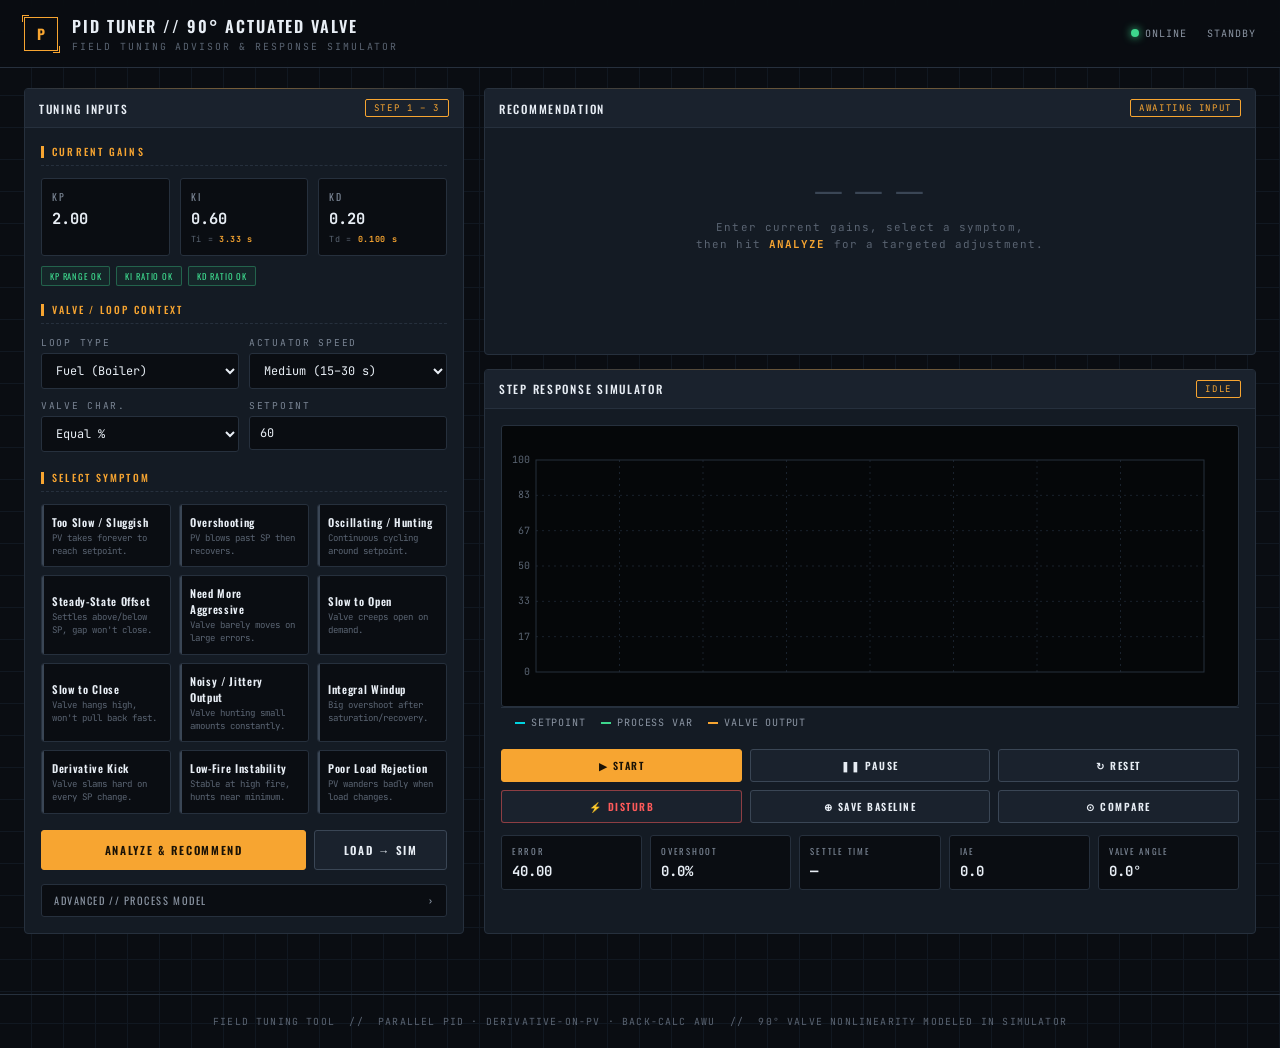
<file: pid-tuning-trainer/index.html>
<!DOCTYPE html>
<html lang="en">
<head>
  <meta charset="UTF-8" />
  <meta name="viewport" content="width=device-width, initial-scale=1.0" />
  <title>PID Tuner — 90° Valve</title>
  <link rel="preconnect" href="https://fonts.googleapis.com">
  <link rel="preconnect" href="https://fonts.gstatic.com" crossorigin>
  <link href="https://fonts.googleapis.com/css2?family=JetBrains+Mono:wght@400;500;700&family=Oswald:wght@400;500;600;700&display=swap" rel="stylesheet">
  <style>
    :root {
      color-scheme: dark;
      --bg: #0a0d12;
      --bg-grid: #111821;
      --panel: #141b24;
      --panel-raised: #1a222d;
      --line: #26303d;
      --line-bright: #3a4655;
      --text: #e8eef5;
      --text-dim: #8b95a3;
      --text-muted: #5a6472;
      --amber: #f7a531;
      --amber-glow: #ffb84d;
      --cyan: #00d4e0;
      --green: #3dd68c;
      --red: #ff5a5a;
      --purple: #b48cff;
      --label: #7a8594;
    }
    * { box-sizing: border-box; }
    html, body {
      margin: 0; background: var(--bg); color: var(--text);
      font-family: 'JetBrains Mono', monospace; min-height: 100vh; font-size: 14px;
    }
    body {
      background-image:
        linear-gradient(var(--bg-grid) 1px, transparent 1px),
        linear-gradient(90deg, var(--bg-grid) 1px, transparent 1px);
      background-size: 32px 32px; background-position: -1px -1px;
    }
    .header {
      border-bottom: 1px solid var(--line); padding: 14px 24px;
      background: rgba(10,13,18,0.88); backdrop-filter: blur(6px);
      display: flex; align-items: center; justify-content: space-between;
      gap: 16px; position: sticky; top: 0; z-index: 10;
    }
    .brand { display: flex; align-items: center; gap: 14px; }
    .logo {
      width: 34px; height: 34px; border: 1.5px solid var(--amber);
      display: flex; align-items: center; justify-content: center;
      font-family: 'Oswald', sans-serif; font-weight: 700;
      color: var(--amber); letter-spacing: 0.05em; position: relative;
    }
    .logo::before, .logo::after {
      content: ''; position: absolute; width: 6px; height: 6px; border: 1.5px solid var(--amber);
    }
    .logo::before { top:-3px; left:-3px; border-right:none; border-bottom:none; }
    .logo::after  { bottom:-3px; right:-3px; border-left:none; border-top:none; }
    .title-block h1 {
      font-family: 'Oswald', sans-serif; margin: 0;
      font-size: 1.15rem; letter-spacing: 0.12em; font-weight: 600;
    }
    .title-block .sub {
      margin: 2px 0 0; font-size: 0.7rem; color: var(--text-muted);
      letter-spacing: 0.2em; text-transform: uppercase;
    }
    .status-bar {
      display: flex; align-items: center; gap: 20px;
      font-size: 0.72rem; letter-spacing: 0.1em; text-transform: uppercase; color: var(--text-dim);
    }
    .status-dot {
      display: inline-block; width: 8px; height: 8px; background: var(--green);
      border-radius: 50%; margin-right: 6px;
      box-shadow: 0 0 8px var(--green); animation: pulse 2s infinite;
    }
    @keyframes pulse { 0%,100%{opacity:1} 50%{opacity:.4} }
    .container {
      max-width: 1400px; margin: 0 auto; padding: 20px 24px 40px;
      display: grid; grid-template-columns: 440px 1fr; gap: 20px;
    }
    .panel {
      background: var(--panel); border: 1px solid var(--line);
      border-radius: 4px; position: relative;
    }
    .panel::before {
      content: ''; position: absolute; top:-1px; left:-1px; right:-1px; height:1px;
      background: linear-gradient(90deg,transparent,var(--amber),transparent); opacity:.4;
    }
    .panel-header {
      padding: 10px 14px; border-bottom: 1px solid var(--line);
      display: flex; align-items: center; justify-content: space-between;
      background: var(--panel-raised);
    }
    .panel-header .h-title {
      font-family: 'Oswald', sans-serif; font-size: .82rem;
      letter-spacing: .15em; text-transform: uppercase; font-weight: 500;
    }
    .panel-header .h-tag {
      font-size: .65rem; letter-spacing: .18em; color: var(--amber);
      text-transform: uppercase; padding: 2px 8px;
      border: 1px solid var(--amber); border-radius: 2px;
    }
    .panel-body { padding: 16px; }
    .section-title {
      font-family: 'Oswald', sans-serif; font-size: .72rem; letter-spacing: .22em;
      text-transform: uppercase; color: var(--amber); font-weight: 500;
      margin: 0 0 12px; padding-bottom: 6px; border-bottom: 1px dashed var(--line);
      display: flex; align-items: center; gap: 8px;
    }
    .section-title::before { content:''; width:3px; height:12px; background:var(--amber); }
    .gains-grid { display:grid; grid-template-columns:1fr 1fr 1fr; gap:10px; margin-bottom:10px; }
    .gain-input {
      background: var(--bg); border: 1px solid var(--line);
      border-radius: 3px; padding: 10px; transition: border-color .15s;
    }
    .gain-input:focus-within { border-color:var(--amber); box-shadow:0 0 0 1px var(--amber); }
    .gain-input .lbl {
      font-family:'Oswald',sans-serif; font-size:.7rem; letter-spacing:.2em;
      color:var(--label); text-transform:uppercase; margin-bottom:4px;
    }
    .gain-input input {
      width:100%; background:transparent; border:none; color:var(--text);
      font-family:'JetBrains Mono',monospace; font-size:1.1rem; font-weight:700; padding:0; outline:none;
    }
    .gain-input input::-webkit-outer-spin-button,
    .gain-input input::-webkit-inner-spin-button { -webkit-appearance:none; margin:0; }
    .gain-sub { font-size:.6rem; color:var(--text-muted); letter-spacing:.08em; margin-top:4px; }
    .gain-sub span { color:var(--amber); font-weight:700; }
    .health-strip { display:flex; gap:6px; margin-bottom:16px; flex-wrap:wrap; }
    .health-chip {
      font-size:.61rem; letter-spacing:.1em; padding:3px 8px; border-radius:2px;
      border:1px solid; font-family:'Oswald',sans-serif; text-transform:uppercase;
    }
    .health-chip.ok   { color:var(--green);  border-color:rgba(61,214,140,.35); background:rgba(61,214,140,.06); }
    .health-chip.warn { color:var(--amber);  border-color:rgba(247,165,49,.4);  background:rgba(247,165,49,.06); }
    .health-chip.bad  { color:var(--red);    border-color:rgba(255,90,90,.4);   background:rgba(255,90,90,.06); }
    .valve-meta { display:grid; grid-template-columns:1fr 1fr; gap:10px; margin-bottom:18px; }
    .meta-field label {
      display:block; font-size:.68rem; letter-spacing:.18em;
      text-transform:uppercase; color:var(--label); margin-bottom:4px;
    }
    .meta-field select, .meta-field input {
      width:100%; background:var(--bg); border:1px solid var(--line); color:var(--text);
      padding:8px 10px; border-radius:3px; font-family:'JetBrains Mono',monospace;
      font-size:.85rem; outline:none; transition:border-color .15s;
    }
    .meta-field select:focus, .meta-field input:focus { border-color:var(--amber); }
    .symptom-grid { display:grid; grid-template-columns:1fr 1fr; gap:8px; }
    @media (min-width:500px) { .symptom-grid { grid-template-columns:repeat(3,1fr); } }
    .symptom {
      background:var(--bg); border:1px solid var(--line); padding:9px 10px;
      cursor:pointer; transition:all .15s; text-align:left; color:var(--text);
      font-family:'JetBrains Mono',monospace; border-radius:3px; position:relative; overflow:hidden;
    }
    .symptom::before {
      content:''; position:absolute; left:0; top:0; bottom:0; width:2px;
      background:var(--line-bright); transition:background .15s;
    }
    .symptom:hover { border-color:var(--line-bright); background:var(--panel-raised); }
    .symptom:hover::before { background:var(--amber); }
    .symptom.active { border-color:var(--amber); background:rgba(247,165,49,.08); }
    .symptom.active::before { background:var(--amber); box-shadow:0 0 8px var(--amber); }
    .symptom .s-title {
      font-family:'Oswald',sans-serif; font-size:.78rem;
      letter-spacing:.06em; font-weight:600; margin-bottom:2px;
    }
    .symptom .s-desc { font-size:.65rem; color:var(--text-muted); line-height:1.4; }
    .btn-row { display:grid; grid-template-columns:2fr 1fr; gap:8px; margin-top:16px; }
    .btn {
      font-family:'Oswald',sans-serif; letter-spacing:.15em; text-transform:uppercase;
      font-size:.8rem; font-weight:600; padding:11px; border-radius:3px; cursor:pointer;
      border:1px solid var(--line-bright); background:var(--panel-raised);
      color:var(--text); transition:all .15s;
    }
    .btn:hover { border-color:var(--amber); color:var(--amber); }
    .btn.primary { background:var(--amber); border-color:var(--amber); color:#1a1206; }
    .btn.primary:hover { background:var(--amber-glow); color:#1a1206; box-shadow:0 0 14px rgba(247,165,49,.4); }
    .btn.danger  { border-color:rgba(255,90,90,.5); color:var(--red); }
    .btn.danger:hover  { border-color:var(--red); background:rgba(255,90,90,.1); color:var(--red); }
    .btn.compare-on { border-color:var(--purple); color:var(--purple); background:rgba(180,140,255,.08); }
    .rec-card { min-height:240px; }
    .empty-state { padding:40px 24px; text-align:center; color:var(--text-muted); }
    .empty-state .icon {
      font-family:'Oswald',sans-serif; font-size:2rem;
      color:var(--line-bright); margin-bottom:10px; letter-spacing:.1em;
    }
    .empty-state p { margin:0; font-size:.78rem; letter-spacing:.1em; line-height:1.6; }
    .rec-output { padding:16px; }
    .rec-symptom {
      font-family:'Oswald',sans-serif; font-size:.72rem;
      letter-spacing:.2em; text-transform:uppercase; color:var(--amber); margin-bottom:4px;
    }
    .rec-headline {
      font-family:'Oswald',sans-serif; font-size:1.2rem;
      letter-spacing:.04em; margin:0 0 16px; color:var(--text); line-height:1.3;
    }
    .gain-change-row { display:grid; grid-template-columns:repeat(3,1fr); gap:10px; margin-bottom:16px; }
    .gain-change {
      background:var(--bg); border:1px solid var(--line);
      border-radius:3px; padding:12px; text-align:center; position:relative;
    }
    .gain-change .ch-lbl {
      font-family:'Oswald',sans-serif; font-size:.7rem;
      color:var(--label); letter-spacing:.2em; margin-bottom:4px;
    }
    .gain-change .ch-from { font-size:.72rem; color:var(--text-muted); margin-bottom:2px; }
    .gain-change .ch-arrow { color:var(--text-muted); font-size:.8rem; margin:2px 0; }
    .gain-change .ch-to   { font-size:1.15rem; font-weight:700; }
    .gain-change .ch-sub  { font-size:.6rem; color:var(--text-muted); margin-top:2px; }
    .gain-change.up   { border-color:rgba(61,214,140,.4); } .gain-change.up   .ch-to { color:var(--green); }
    .gain-change.down { border-color:rgba(255,90,90,.4);  } .gain-change.down .ch-to { color:var(--red); }
    .gain-change.same .ch-to { color:var(--text-dim); }
    .gain-change .delta { position:absolute; top:6px; right:8px; font-size:.64rem; color:var(--text-muted); }
    .gain-change.up   .delta { color:var(--green); }
    .gain-change.down .delta { color:var(--red); }
    .reasoning {
      background:var(--bg); border-left:2px solid var(--amber);
      padding:12px 14px; margin-bottom:14px;
      font-size:.81rem; line-height:1.65; color:var(--text-dim); border-radius:0 3px 3px 0;
    }
    .reasoning strong { color:var(--text); }
    .field-notes {
      background:var(--panel-raised); border:1px solid var(--line);
      border-radius:3px; padding:12px 14px;
    }
    .field-notes .fn-header {
      font-family:'Oswald',sans-serif; font-size:.72rem; letter-spacing:.2em;
      color:var(--cyan); text-transform:uppercase; margin-bottom:8px;
    }
    .field-notes .fn-header::before { content:'[!]  '; }
    .field-notes ul { margin:0; padding-left:18px; font-size:.77rem; line-height:1.6; color:var(--text-dim); }
    .field-notes li + li { margin-top:4px; }
    .field-notes strong { color:var(--text); }
    .warn-banner {
      background:rgba(255,90,90,.08); border:1px solid rgba(255,90,90,.4);
      border-radius:3px; padding:10px 12px; margin-bottom:14px;
      font-size:.78rem; color:#ffb4b4; line-height:1.5;
    }
    .warn-banner::before {
      content:'WARNING  ';
      font-family:'Oswald',sans-serif; font-weight:700; letter-spacing:.15em; color:var(--red);
    }
    .sim-grid { display:grid; grid-template-columns:1fr; gap:14px; }
    .plot-wrap { position:relative; background:#050709; border:1px solid var(--line); border-radius:3px; }
    canvas.plot { display:block; width:100%; height:280px; }
    .sim-controls   { display:grid; grid-template-columns:repeat(3,1fr); gap:8px; margin-top:12px; }
    .sim-controls-2 { display:grid; grid-template-columns:repeat(3,1fr); gap:8px; margin-top:8px; }
    .sim-controls   .btn,
    .sim-controls-2 .btn { padding:8px; font-size:.72rem; }
    .legend {
      display:flex; gap:16px; padding:8px 14px;
      font-size:.72rem; color:var(--text-dim); letter-spacing:.08em;
      border-top:1px solid var(--line); flex-wrap:wrap;
    }
    .dot { display:inline-block; width:10px; height:2px; margin-right:6px; vertical-align:middle; }
    .dot.sp  { background:var(--cyan); }
    .dot.pv  { background:var(--green); }
    .dot.out { background:var(--amber); }
    .dot.bl  { background:var(--purple); }
    .metrics-row { display:grid; grid-template-columns:repeat(5,1fr); gap:8px; }
    .metric { background:var(--bg); border:1px solid var(--line); padding:9px 10px; border-radius:3px; }
    .metric .m-lbl {
      font-family:'Oswald',sans-serif; font-size:.62rem; color:var(--label);
      letter-spacing:.2em; text-transform:uppercase; margin-bottom:4px;
    }
    .metric .m-val  { font-size:1rem; font-weight:700; color:var(--text); }
    .metric .m-unit { font-size:.68rem; color:var(--text-muted); margin-left:3px; font-weight:400; }
    .advanced-toggle {
      display:flex; justify-content:space-between; align-items:center;
      margin-top:14px; padding:8px 12px; background:var(--bg);
      border:1px solid var(--line); border-radius:3px; cursor:pointer;
      font-family:'Oswald',sans-serif; font-size:.74rem; letter-spacing:.15em;
      color:var(--text-dim); text-transform:uppercase; user-select:none;
    }
    .advanced-toggle:hover { color:var(--amber); border-color:var(--amber); }
    .advanced-toggle .chevron { transition:transform .2s; }
    .advanced-toggle.open .chevron { transform:rotate(90deg); }
    .advanced-body { display:none; padding-top:14px; border-top:1px dashed var(--line); margin-top:14px; }
    .advanced-body.open { display:block; }
    .slider-row { margin-bottom:10px; }
    .slider-row label {
      display:flex; justify-content:space-between; font-size:.72rem;
      color:var(--label); letter-spacing:.1em; text-transform:uppercase; margin-bottom:4px;
    }
    .slider-row label span { color:var(--amber); font-weight:700; }
    input[type="range"] {
      width:100%; -webkit-appearance:none; appearance:none;
      height:3px; background:var(--line); border-radius:2px; outline:none;
    }
    input[type="range"]::-webkit-slider-thumb {
      -webkit-appearance:none; appearance:none; width:14px; height:14px;
      background:var(--amber); border-radius:50%; cursor:pointer;
      box-shadow:0 0 6px rgba(247,165,49,.5);
    }
    input[type="range"]::-moz-range-thumb {
      width:14px; height:14px; background:var(--amber);
      border-radius:50%; cursor:pointer; border:none;
    }
    .footer {
      padding:20px 24px; color:var(--text-muted); font-size:.7rem;
      letter-spacing:.12em; text-align:center; text-transform:uppercase;
      border-top:1px solid var(--line); margin-top:20px;
    }
    @media (max-width:1000px) {
      .container { grid-template-columns:1fr; }
      .header { flex-wrap:wrap; }
      .status-bar { font-size:.65rem; gap:12px; }
      .metrics-row { grid-template-columns:repeat(3,1fr); }
      .sim-controls, .sim-controls-2 { grid-template-columns:1fr 1fr; }
      .symptom-grid { grid-template-columns:1fr 1fr; }
    }
    @media (max-width:600px) { .metrics-row { grid-template-columns:1fr 1fr; } }
  </style>
</head>
<body>

<div class="header">
  <div class="brand">
    <div class="logo">P</div>
    <div class="title-block">
      <h1>PID TUNER // 90&deg; ACTUATED VALVE</h1>
      <p class="sub">Field Tuning Advisor &amp; Response Simulator</p>
    </div>
  </div>
  <div class="status-bar">
    <span><span class="status-dot"></span>ONLINE</span>
    <span id="headerMode">STANDBY</span>
  </div>
</div>

<div class="container">

  <!-- LEFT: INPUTS -->
  <div class="panel">
    <div class="panel-header">
      <span class="h-title">Tuning Inputs</span>
      <span class="h-tag">Step 1 &ndash; 3</span>
    </div>
    <div class="panel-body">

      <p class="section-title">Current Gains</p>
      <div class="gains-grid">
        <div class="gain-input">
          <div class="lbl">Kp</div>
          <input type="number" id="kp" value="2.00" step="0.1" />
          <div class="gain-sub">&nbsp;</div>
        </div>
        <div class="gain-input">
          <div class="lbl">Ki</div>
          <input type="number" id="ki" value="0.60" step="0.05" />
          <div class="gain-sub">Ti = <span id="tiVal">3.33 s</span></div>
        </div>
        <div class="gain-input">
          <div class="lbl">Kd</div>
          <input type="number" id="kd" value="0.20" step="0.05" />
          <div class="gain-sub">Td = <span id="tdVal">0.100 s</span></div>
        </div>
      </div>

      <div class="health-strip" id="healthStrip"></div>

      <p class="section-title">Valve / Loop Context</p>
      <div class="valve-meta">
        <div class="meta-field">
          <label>Loop Type</label>
          <select id="loopType">
            <option value="flow">Flow</option>
            <option value="pressure">Pressure</option>
            <option value="level">Level</option>
            <option value="temperature">Temperature</option>
            <option value="fuel" selected>Fuel (Boiler)</option>
            <option value="air">Combustion Air</option>
            <option value="fgr">FGR</option>
          </select>
        </div>
        <div class="meta-field">
          <label>Actuator Speed</label>
          <select id="actSpeed">
            <option value="fast">Fast (&lt;15 s 0&ndash;90&deg;)</option>
            <option value="medium" selected>Medium (15&ndash;30 s)</option>
            <option value="slow">Slow (30&ndash;60 s)</option>
            <option value="veryslow">Very Slow (&gt;60 s)</option>
          </select>
        </div>
        <div class="meta-field">
          <label>Valve Char.</label>
          <select id="valveChar">
            <option value="linear">Linear</option>
            <option value="eqpct" selected>Equal %</option>
            <option value="quick">Quick-Open</option>
            <option value="butterfly">Butterfly</option>
          </select>
        </div>
        <div class="meta-field">
          <label>Setpoint</label>
          <input type="number" id="setpoint" value="60" step="1" />
        </div>
      </div>

      <p class="section-title">Select Symptom</p>
      <div class="symptom-grid" id="symptomGrid"></div>

      <div class="btn-row">
        <button class="btn primary" id="analyze">Analyze &amp; Recommend</button>
        <button class="btn" id="loadToSim">Load &rarr; Sim</button>
      </div>

      <div class="advanced-toggle" id="advToggle">
        <span>Advanced // Process Model</span>
        <span class="chevron">&#8250;</span>
      </div>
      <div class="advanced-body" id="advBody">
        <div class="slider-row">
          <label>Process Gain (K) <span id="gainVal">1.00</span></label>
          <input id="gain" type="range" min="0.3" max="3" step="0.05" value="1" />
        </div>
        <div class="slider-row">
          <label>Time Const &tau; (s) <span id="tauVal">18</span></label>
          <input id="tau" type="range" min="4" max="80" step="1" value="18" />
        </div>
        <div class="slider-row">
          <label>Dead Time L (s) <span id="deadVal">2.0</span></label>
          <input id="dead" type="range" min="0" max="25" step="0.5" value="2" />
        </div>
        <div class="slider-row">
          <label>Noise <span id="noiseVal">0.3</span></label>
          <input id="noise" type="range" min="0" max="2" step="0.1" value="0.3" />
        </div>
        <div class="slider-row">
          <label>Output Clamp <span id="maxOutVal">100</span>%</label>
          <input id="maxOut" type="range" min="20" max="100" step="5" value="100" />
        </div>
      </div>

    </div>
  </div>

  <!-- RIGHT: REC + SIM -->
  <div class="sim-grid">

    <div class="panel rec-card">
      <div class="panel-header">
        <span class="h-title">Recommendation</span>
        <span class="h-tag" id="recTag">Awaiting Input</span>
      </div>
      <div id="recBody">
        <div class="empty-state">
          <div class="icon">&mdash; &mdash; &mdash;</div>
          <p>Enter current gains, select a symptom,<br>then hit <strong style="color:var(--amber)">ANALYZE</strong> for a targeted adjustment.</p>
        </div>
      </div>
    </div>

    <div class="panel">
      <div class="panel-header">
        <span class="h-title">Step Response Simulator</span>
        <span class="h-tag" id="simTag">Idle</span>
      </div>
      <div class="panel-body">
        <div class="plot-wrap">
          <canvas id="plot" class="plot"></canvas>
        </div>
        <div class="legend">
          <span><span class="dot sp"></span>SETPOINT</span>
          <span><span class="dot pv"></span>PROCESS VAR</span>
          <span><span class="dot out"></span>VALVE OUTPUT</span>
          <span id="blLegend" style="display:none"><span class="dot bl"></span>BASELINE PV</span>
        </div>
        <div class="sim-controls">
          <button class="btn primary" id="simStart">&#9654; Start</button>
          <button class="btn" id="simPause">&#10074;&#10074; Pause</button>
          <button class="btn" id="simReset">&#8635; Reset</button>
        </div>
        <div class="sim-controls-2">
          <button class="btn danger" id="simDisturb">&#9889; Disturb</button>
          <button class="btn" id="simBaseline">&#8853; Save Baseline</button>
          <button class="btn" id="simCompare">&#8857; Compare</button>
        </div>
        <div style="margin-top:12px">
          <div class="metrics-row">
            <div class="metric"><div class="m-lbl">Error</div><div class="m-val" id="errMetric">0.00</div></div>
            <div class="metric"><div class="m-lbl">Overshoot</div><div class="m-val" id="ovMetric">0.0<span class="m-unit">%</span></div></div>
            <div class="metric"><div class="m-lbl">Settle Time</div><div class="m-val" id="stMetric">&mdash;</div></div>
            <div class="metric"><div class="m-lbl">IAE</div><div class="m-val" id="iaeMetric">0.0</div></div>
            <div class="metric"><div class="m-lbl">Valve Angle</div><div class="m-val" id="angMetric">0.0<span class="m-unit">&deg;</span></div></div>
          </div>
        </div>
      </div>
    </div>

  </div>
</div>

<div class="footer">
  FIELD TUNING TOOL &nbsp;//&nbsp; PARALLEL PID &middot; DERIVATIVE-ON-PV &middot; BACK-CALC AWU &nbsp;//&nbsp; 90&deg; VALVE NONLINEARITY MODELED IN SIMULATOR
</div>

<script>
/* =======================================================================
 * PID TUNER — Symptom Engine + Step-Response Simulator
 * ======================================================================= */

const SYMPTOMS = [
  { id:'slow',       title:'Too Slow / Sluggish',    desc:'PV takes forever to reach setpoint.' },
  { id:'overshoot',  title:'Overshooting',           desc:'PV blows past SP then recovers.' },
  { id:'oscillate',  title:'Oscillating / Hunting',  desc:'Continuous cycling around setpoint.' },
  { id:'offset',     title:'Steady-State Offset',    desc:'Settles above/below SP, gap won\'t close.' },
  { id:'aggressive', title:'Need More Aggressive',   desc:'Valve barely moves on large errors.' },
  { id:'slow_open',  title:'Slow to Open',           desc:'Valve creeps open on demand.' },
  { id:'slow_close', title:'Slow to Close',          desc:'Valve hangs high, won\'t pull back fast.' },
  { id:'noisy',      title:'Noisy / Jittery Output', desc:'Valve hunting small amounts constantly.' },
  { id:'windup',     title:'Integral Windup',        desc:'Big overshoot after saturation/recovery.' },
  { id:'spiky',      title:'Derivative Kick',        desc:'Valve slams hard on every SP change.' },
  { id:'lowfire',    title:'Low-Fire Instability',   desc:'Stable at high fire, hunts near minimum.' },
  { id:'distrej',    title:'Poor Load Rejection',    desc:'PV wanders badly when load changes.' }
];

const symptomGrid = document.getElementById('symptomGrid');
let selectedSymptom = null;
SYMPTOMS.forEach(s => {
  const b = document.createElement('button');
  b.className = 'symptom';
  b.dataset.id = s.id;
  b.innerHTML = '<div class="s-title">' + s.title + '</div><div class="s-desc">' + s.desc + '</div>';
  b.addEventListener('click', () => {
    document.querySelectorAll('.symptom').forEach(x => x.classList.remove('active'));
    b.classList.add('active');
    selectedSymptom = s.id;
  });
  symptomGrid.appendChild(b);
});

/* Ti / Td standard-form sub-labels */
function updateStandardForm() {
  const kp = +document.getElementById('kp').value;
  const ki = +document.getElementById('ki').value;
  const kd = +document.getElementById('kd').value;
  document.getElementById('tiVal').textContent = ki > 0 ? (kp / ki).toFixed(2) + ' s' : '∞';
  document.getElementById('tdVal').textContent = kp > 0 ? (kd / kp).toFixed(3) + ' s' : '0';
  updateGainHealth(kp, ki, kd);
}

function updateGainHealth(kp, ki, kd) {
  const strip = document.getElementById('healthStrip');
  const chips = [];
  if      (kp <= 0)                chips.push({ cls:'bad',  txt:'Kp ≤ 0 — no P action' });
  else if (kp > 15)                chips.push({ cls:'warn', txt:'Kp very high — oscillation risk' });
  else                             chips.push({ cls:'ok',   txt:'Kp range ok' });
  if      (ki === 0)               chips.push({ cls:'warn', txt:'Ki = 0 — offset will not clear' });
  else if (kp > 0 && ki/kp > 1.5) chips.push({ cls:'warn', txt:'Ki/Kp > 1.5 — windup risk' });
  else                             chips.push({ cls:'ok',   txt:'Ki ratio ok' });
  if (kp > 0 && kd/kp > 0.5)      chips.push({ cls:'warn', txt:'Kd/Kp > 0.5 — noise sensitive' });
  else                             chips.push({ cls:'ok',   txt:'Kd ratio ok' });
  strip.innerHTML = chips.map(c => '<span class="health-chip ' + c.cls + '">' + c.txt + '</span>').join('');
}

['kp','ki','kd'].forEach(id => document.getElementById(id).addEventListener('input', updateStandardForm));
updateStandardForm();

/* Recommendation engine */
function recommend(symptom, gains, meta) {
  const { kp, ki, kd } = gains;
  const { loopType, actSpeed, valveChar } = meta;
  const loopFactor  = { flow:1.0, pressure:1.0, fuel:0.85, air:0.9, fgr:0.85, level:0.6, temperature:0.5 }[loopType] || 1.0;
  const speedFactor = { fast:1.1, medium:1.0, slow:0.75, veryslow:0.55 }[actSpeed] || 1.0;
  const charFactor  = { linear:1.0, eqpct:0.95, quick:0.8, butterfly:0.85 }[valveChar] || 1.0;
  const f = loopFactor * speedFactor * charFactor;
  const pct = (x, p) => +(x * (1 + p)).toFixed(3);
  const mul = (x, m) => +(x * m).toFixed(3);
  const rec = { headline:'', newKp:kp, newKi:ki, newKd:kd, reasoning:'', notes:[], warn:null };

  switch (symptom) {
    case 'slow':
      rec.headline = 'Increase proportional action, then trim integral.';
      rec.newKp = pct(kp, 0.35 * f);
      rec.newKi = pct(ki, 0.20 * f);
      rec.reasoning = 'Sluggish response almost always means <strong>Kp is too low</strong>. Raise Kp ~35% first — that alone should visibly speed the loop. Nudge Ki up modestly; too much Ki on a slow loop creates delayed overshoot. Leave Kd unchanged unless lag persists after the Kp bump.';
      rec.notes = [
        'Watch 2–3 step changes after the bump. If PV still lags, repeat in 20% increments until you see overshoot, then back off 15%.',
        loopType === 'temperature' ? 'Temperature loops have large τ — allow a full time constant before judging the new tune.' : 'Allow at least one full settling cycle before judging.',
        'If output saturates at 100% during ramps, the problem is flow capacity — not tuning.'
      ];
      break;
    case 'overshoot':
      rec.headline = 'Reduce Kp and add derivative braking.';
      rec.newKp = pct(kp, -0.20 * f);
      rec.newKd = pct(kd === 0 ? 0.05 : kd, 0.35 * f);
      rec.reasoning = 'Overshoot = too much energy at the approach. Cut Kp ~20% so the loop decelerates earlier, and raise Kd to provide predictive damping on the rising edge. Integral is usually fine — only trim Ki 10–15% if you see slow post-overshoot oscillation.';
      rec.notes = [
        'If overshoot exceeds 25% of SP, use SP ramping in the controller rather than pushing Kd harder.',
        'Noisy PV + high Kd = valve wear. Filter the PV (0.5–2 s) before increasing Kd.',
        (actSpeed === 'slow' || actSpeed === 'veryslow') ? 'Slow actuators often overshoot due to integral accumulation, not Kp. Check Ki first.' : null
      ].filter(Boolean);
      if (loopType === 'temperature') rec.notes.push('Thermal overshoot is often from mass, not gains. SP ramping is more effective than more Kd.');
      break;
    case 'oscillate':
      rec.headline = 'Cut Kp and Ki — loop is at or above ultimate gain.';
      rec.newKp = mul(kp, 0.60);
      rec.newKi = mul(ki, 0.60);
      rec.reasoning = 'Sustained oscillation means you\'re at <strong>Ku (ultimate gain)</strong>. Cut both Kp and Ki ~40%, preserving their ratio. If you can measure the period Pu, Ziegler–Nichols PI gives Kp ≈ 0.45·Ku and Ti ≈ 0.83·Pu.';
      rec.notes = [
        'Measure the oscillation period — it\'s your Pu reference for all future tuning on this loop.',
        'Rule out mechanical causes first: tight packing, scored stem, positioner dither too high, air hammer.',
        'Oscillation only at certain SPs = valve nonlinearity issue, not a PID gain problem.'
      ];
      rec.warn = 'Large reversing valve cycles cause actuator fatigue. Cut gains and observe before leaving the loop in AUTO.';
      break;
    case 'offset':
      rec.headline = 'Add integral action — proportional alone cannot eliminate offset.';
      rec.newKi = ki === 0 ? +(kp * 0.10).toFixed(3) : pct(ki, 0.40 * f);
      rec.reasoning = 'Steady-state offset is <strong>diagnostic for insufficient Ki</strong>. Proportional control is self-limiting. Raise Ki ~40% (or set it to Kp×0.1 if it was zero). Don\'t touch Kp unless the loop is also sluggish.';
      rec.notes = [
        'Integral acts slowly by design. Wait 2–3 time constants before judging the new tune.',
        'Offset only after saturation = integral windup, not lack of Ki. Enable anti-windup first.',
        'Mechanical deadband (stem slop, positioner hysteresis) mimics offset — verify mechanicals before touching gains.'
      ];
      break;
    case 'aggressive':
      rec.headline = 'Boost Kp substantially; raise Ki moderately.';
      rec.newKp = pct(kp, 0.60 * f);
      rec.newKi = pct(ki, 0.25 * f);
      rec.reasoning = 'If the valve barely responds to real errors, Kp is too small to matter. Push Kp up 50–60% and nudge Ki so residual error actually drives the valve. Don\'t raise Kd — that blunts the aggressive response you\'re trying to create.';
      rec.notes = [
        'After the increase, make a deliberate SP step and watch the shape. Ideal: fast rise, minimal overshoot.',
        'Output moving but process dead? That\'s low process gain (K), not a PID issue. Scale Kp further or check the process gain setting.',
        valveChar === 'eqpct' ? 'Equal-% trim: effective gain varies strongly with position. May feel fine at high openings but weak near closed.' : null
      ].filter(Boolean);
      break;
    case 'slow_open':
      rec.headline = 'Raise Kp for lift-off; trim Kd if it\'s damping the leading edge.';
      rec.newKp = pct(kp, 0.40 * f);
      rec.newKd = kd > 0.1 ? pct(kd, -0.25) : kd;
      rec.reasoning = 'Slow opening means the controller isn\'t swinging its output enough at step-in. Raise Kp for a sharper initial push. If Kd is significant it fights the rising edge — trim it 20–25% to let the valve accelerate.';
      rec.notes = [
        'Verify positioner zero/span and any minimum-position interlock. A 4 mA floor at 10% opening looks exactly like a tuning problem.',
        (actSpeed === 'slow' || actSpeed === 'veryslow') ? 'A slow actuator limits opening rate regardless of output — mechanical stroke time is the hard constraint.' : null,
        'Boiler fuel valves: check cross-limiting or lead/lag logic that may be holding the valve back upstream of PID.'
      ].filter(Boolean);
      break;
    case 'slow_close':
      rec.headline = 'Raise Kp for pull-down; trim Ki to stop it holding output up.';
      rec.newKp = pct(kp, 0.35 * f);
      rec.newKi = mul(ki, 0.80);
      rec.reasoning = 'Slow closing is the mirror of slow opening. Raise Kp so the controller has more authority on the falling edge. Trim Ki slightly — a large integral term can sustain a positive output bias that fights valve closure even when SP drops.';
      rec.notes = [
        'Check mechanicals first: spring-return working? Actuator air supply adequate for fail-close stroke?',
        'High Ki with SP near zero can hold a large positive integrator bias — trim Ki or verify anti-windup is working.',
        loopType === 'fuel' ? 'Fuel valve closing lag is a safety issue. Confirm mechanical close time is within spec by independent actuator test.' : null
      ].filter(Boolean);
      rec.warn = loopType === 'fuel' ? 'On a fuel valve, slow closure is a burner safety issue. Verify the actuator closes within spec mechanically before adjusting PID.' : null;
      break;
    case 'noisy':
      rec.headline = 'Drop Kd sharply; trim Kp slightly; add PV filter upstream.';
      rec.newKd = mul(kd, 0.35);
      rec.newKp = pct(kp, -0.10);
      rec.reasoning = 'Jittery valve output is almost always <strong>Kd amplifying measurement noise</strong>. Cut Kd to ~35% of current. If jitter persists, trim Kp 10%. The durable fix is a 0.5–2 s first-order filter on the PV input — that lets you restore Kd without noise amplification.';
      rec.notes = [
        'Check signal wiring: shielded twisted pair, single-point ground, 4–20 mA loop integrity.',
        'Pulsating flow (reciprocating pump, slug flow) is genuine process noise — PV filtering is the answer, not reducing gains.',
        'High Kd on a noisy PV accelerates packing and actuator wear. Not worth the marginal derivative benefit.'
      ];
      break;
    case 'windup':
      rec.headline = 'Enable anti-windup in the controller; reduce Ki as interim fix.';
      rec.newKi = mul(ki, 0.70);
      rec.reasoning = 'Post-saturation overshoot is classic integral windup. While the valve was pinned at 100% (or 0%), the integrator kept accumulating. When error reversed, all that stored action had to unwind. Reduce Ki ~30% as a band-aid — the real fix is <strong>back-calculation or conditional integration</strong> in the controller.';
      rec.notes = [
        'Logix PIDE: built-in AWU — verify OUT_MAX/OUT_MIN are set and AWU mode is enabled.',
        'Siemens LMV5: load controller handles this internally. Check Pb/Tn rather than adding logic band-aids.',
        'If AWU isn\'t configurable, keep Ki low enough that saturation doesn\'t build excessive stored action.'
      ];
      break;
    case 'spiky':
      rec.headline = 'Switch derivative to act on PV, not error.';
      rec.newKd = mul(kd, 0.70);
      rec.reasoning = 'Derivative kick happens because Kd is acting on error, which spikes instantly when SP steps. <strong>Derivative-on-PV</strong> fixes this: the term only sees PV changes (smooth), not SP jumps (instantaneous). Switch that mode in the controller. Reducing Kd 30% is the fallback if the mode isn\'t configurable.';
      rec.notes = [
        'Logix PIDE: enable the DOPV bit (Derivative of PV) instead of DOE (Derivative of Error).',
        'Frequent operator SP steps? Add a ramp/rate-limit on the SP input upstream of the PID block.',
        'Derivative-on-PV is best practice for virtually all real industrial processes.'
      ];
      break;
    case 'lowfire':
      rec.headline = 'Reduce Kp at low fire; consider gain scheduling for the full range.';
      rec.newKp = pct(kp, -0.30 * f);
      rec.newKi = pct(ki, -0.15 * f);
      rec.reasoning = 'Instability near minimum with stability at high fire is a <strong>valve nonlinearity problem</strong>. An equal-% or butterfly valve has much higher incremental gain near the closed position — the same Kp that\'s stable at 60° causes oscillation at 10°. Reducing Kp 25–30% makes the whole range stable but sacrifices high-fire responsiveness. Gain scheduling is the proper fix.';
      rec.notes = [
        'Equal-% valves at 50:1 rangeability: effective gain at 10% open is ~7× higher than at 70% open.',
        'Many combustion controllers (LMV, 7800 series, Fireye) have built-in gain scheduling — use it instead of compromising one set of gains.',
        'Check minimum fire rate: if the burner runs below the valve\'s control range, hunting is an application issue, not PID.',
        'Consider a valve with better low-flow authority (characterized ball, segmented butterfly) if this is recurring.'
      ];
      break;
    case 'distrej':
      rec.headline = 'Raise Ki for faster load recovery; give Kp a modest boost.';
      rec.newKi = pct(ki, 0.35 * f);
      rec.newKp = pct(kp, 0.15 * f);
      rec.reasoning = 'Poor disturbance rejection means the loop is slow to return PV to SP after a load change. Unlike SP tracking (where Kp leads), <strong>load disturbance rejection is primarily an integral function</strong>. Raise Ki ~35% and give Kp a nudge. If dead time is significant, more aggressive Ki may cause oscillation — use the Disturb button in the sim to find the sweet spot.';
      rec.notes = [
        'Load disturbances in boilers: firing rate demand change, flue damper shift, feed water temperature swing.',
        'Large initial spike = Kp too low. Slow recovery but small peak = Ki too low. Address accordingly.',
        'For large, fast disturbances, feedforward (measuring the disturbance and adding directly to output) outperforms tighter PID.',
        loopType === 'fgr' ? 'FGR loops: combustion air fan speed changes are major disturbances — check the fan-load curve before tightening gains.' : null
      ].filter(Boolean);
      break;
  }

  if (rec.newKp <= 0) rec.newKp = 0.05;
  if (rec.newKi < 0)  rec.newKi = 0;
  if (rec.newKd < 0)  rec.newKd = 0;
  return rec;
}

function renderRec(symptom, gains, meta) {
  const r    = recommend(symptom, gains, meta);
  const sObj = SYMPTOMS.find(s => s.id === symptom);
  document.getElementById('recTag').textContent = 'Active';

  const newTi = r.newKi > 0 ? (r.newKp / r.newKi).toFixed(2) + ' s' : '∞';
  const newTd = r.newKp > 0 ? (r.newKd / r.newKp).toFixed(3) + ' s' : '0';

  function changeRow(label, from, to, subTo) {
    const dir   = to > from ? 'up' : (to < from ? 'down' : 'same');
    const arrow = to > from ? '↑'  : (to < from ? '↓' : '=');
    const delta = from === 0 ? (to > 0 ? '+∞%' : '—') : (((to - from) / from * 100).toFixed(0) + '%');
    const dStr  = dir === 'same' ? 'no change' : (to > from ? '+' + delta : delta);
    return '<div class="gain-change ' + dir + '">' +
      '<span class="delta">' + dStr + '</span>' +
      '<div class="ch-lbl">' + label + '</div>' +
      '<div class="ch-from">' + from.toFixed(3) + '</div>' +
      '<div class="ch-arrow">' + arrow + '</div>' +
      '<div class="ch-to">' + to.toFixed(3) + '</div>' +
      (subTo ? '<div class="ch-sub">' + subTo + '</div>' : '') +
      '</div>';
  }

  document.getElementById('recBody').innerHTML =
    '<div class="rec-output">' +
    '<div class="rec-symptom">Symptom: ' + sObj.title + '</div>' +
    '<h2 class="rec-headline">' + r.headline + '</h2>' +
    (r.warn ? '<div class="warn-banner">' + r.warn + '</div>' : '') +
    '<div class="gain-change-row">' +
      changeRow('Kp', gains.kp, r.newKp) +
      changeRow('Ki', gains.ki, r.newKi, 'Ti = ' + newTi) +
      changeRow('Kd', gains.kd, r.newKd, 'Td = ' + newTd) +
    '</div>' +
    '<div class="reasoning">' + r.reasoning + '</div>' +
    (r.notes.length ? '<div class="field-notes"><div class="fn-header">Field Notes</div><ul>' +
      r.notes.map(n => '<li>' + n + '</li>').join('') + '</ul></div>' : '') +
    '</div>';

  window._lastRec = r;
}

document.getElementById('analyze').addEventListener('click', () => {
  if (!selectedSymptom) { alert('Select a symptom first.'); return; }
  const gains = {
    kp: +document.getElementById('kp').value,
    ki: +document.getElementById('ki').value,
    kd: +document.getElementById('kd').value
  };
  const meta = {
    loopType:  document.getElementById('loopType').value,
    actSpeed:  document.getElementById('actSpeed').value,
    valveChar: document.getElementById('valveChar').value
  };
  renderRec(selectedSymptom, gains, meta);
  document.getElementById('headerMode').textContent = 'RECOMMENDATION READY';
});

document.getElementById('loadToSim').addEventListener('click', () => {
  if (!window._lastRec) { alert('Run Analyze first, then load the recommendation into the simulator.'); return; }
  document.getElementById('kp').value = window._lastRec.newKp;
  document.getElementById('ki').value = window._lastRec.newKi;
  document.getElementById('kd').value = window._lastRec.newKd;
  updateStandardForm();
  resetModel();
  document.getElementById('headerMode').textContent = 'SIM LOADED — NEW GAINS';
});

/* =======================================================================
 * SIMULATOR
 * ======================================================================= */
const state = {
  dt: 0.1, t: 0, running: false,
  integral: 0, prevPv: 20, pv: 20, output: 0,
  pvHistory: [], spHistory: [], outHistory: [], tHistory: [],
  outDelay: [], maxPoints: 1500,
  peakPv: 20, settledAt: null, iae: 0,
  loadDist: 0, baseline: null, compareMode: false
};

const ui = {
  kp: document.getElementById('kp'), ki: document.getElementById('ki'), kd: document.getElementById('kd'),
  setpoint: document.getElementById('setpoint'), maxOut: document.getElementById('maxOut'),
  gain: document.getElementById('gain'), tau: document.getElementById('tau'),
  dead: document.getElementById('dead'), noise: document.getElementById('noise'),
  valveChar: document.getElementById('valveChar'),
  gainVal: document.getElementById('gainVal'), tauVal: document.getElementById('tauVal'),
  deadVal: document.getElementById('deadVal'), noiseVal: document.getElementById('noiseVal'),
  maxOutVal: document.getElementById('maxOutVal'),
  err: document.getElementById('errMetric'), ov: document.getElementById('ovMetric'),
  st: document.getElementById('stMetric'), iae: document.getElementById('iaeMetric'),
  ang: document.getElementById('angMetric'),
  plot: document.getElementById('plot'), simTag: document.getElementById('simTag')
};

function syncLabels() {
  ui.gainVal.textContent   = (+ui.gain.value).toFixed(2);
  ui.tauVal.textContent    = (+ui.tau.value).toFixed(0);
  ui.deadVal.textContent   = (+ui.dead.value).toFixed(1);
  ui.noiseVal.textContent  = (+ui.noise.value).toFixed(1);
  ui.maxOutVal.textContent = (+ui.maxOut.value).toFixed(0);
}

function gaussian(s) {
  const u1 = Math.random() || 1e-8, u2 = Math.random();
  return Math.sqrt(-2 * Math.log(u1)) * Math.cos(2 * Math.PI * u2) * s;
}
function clamp(v, lo, hi) { return Math.min(hi, Math.max(lo, v)); }

function applyValveChar(pct, char) {
  const x = clamp(pct / 100, 0, 1);
  switch (char) {
    case 'eqpct':     return 100 * (x < 1e-4 ? 0 : Math.pow(50, x - 1));
    case 'quick':     return 100 * Math.sqrt(x);
    case 'butterfly': return 100 * Math.sin(x * Math.PI / 2);
    default:          return pct;
  }
}

function resetModel() {
  state.t = state.integral = state.iae = state.loadDist = 0;
  state.prevPv = state.pv = 20;
  state.output = 0;
  state.pvHistory = []; state.spHistory = []; state.outHistory = []; state.tHistory = [];
  state.peakPv = 20; state.settledAt = null;
  const d = Math.max(1, Math.round((+ui.dead.value) / state.dt));
  state.outDelay = Array(d).fill(0);
  ui.st.textContent = '—';
  drawPlot(); updateMetrics();
}

function stepModel() {
  const kp = +ui.kp.value, ki = +ui.ki.value, kd = +ui.kd.value;
  const sp = +ui.setpoint.value, maxOut = +ui.maxOut.value;
  const K  = +ui.gain.value, tau = +ui.tau.value, noise = +ui.noise.value;
  const char = ui.valveChar.value;

  const err = sp - state.pv;
  state.integral += err * state.dt;
  const dPv = -((state.pv - state.prevPv) / state.dt);
  let rawOut = kp * err + ki * state.integral + kd * dPv;
  const clamped = clamp(rawOut, 0, maxOut);
  if (clamped !== rawOut && ki > 0) state.integral -= err * state.dt * 0.5;
  state.output = clamped;

  state.outDelay.push(state.output);
  const delayed = state.outDelay.shift();
  const effectiveFlow = applyValveChar(delayed, char);

  state.prevPv = state.pv;
  state.pv += ((K * effectiveFlow - state.pv) / tau) * state.dt;
  state.pv += gaussian(noise) * 0.05;

  if (state.loadDist !== 0) {
    state.pv += state.loadDist * state.dt;
    state.loadDist *= 0.90;
    if (Math.abs(state.loadDist) < 0.01) state.loadDist = 0;
  }

  state.t   += state.dt;
  state.iae += Math.abs(err) * state.dt;
  state.peakPv = Math.max(state.peakPv, state.pv);

  state.tHistory.push(state.t);
  state.pvHistory.push(state.pv);
  state.spHistory.push(sp);
  state.outHistory.push(state.output);

  if (state.tHistory.length > state.maxPoints) {
    state.tHistory.shift(); state.pvHistory.shift();
    state.spHistory.shift(); state.outHistory.shift();
  }

  const band = Math.max(1, sp * 0.02);
  if (Math.abs(err) <= band) { if (!state.settledAt) state.settledAt = state.t; }
  else                        { state.settledAt = null; }
}

function updateMetrics() {
  const sp  = +ui.setpoint.value;
  const err = sp - state.pv;
  const ov  = sp > 0 ? Math.max(0, (state.peakPv - sp) / sp * 100) : 0;
  ui.err.textContent = err.toFixed(2);
  ui.ov.textContent  = ov.toFixed(1) + '%';
  ui.iae.textContent = state.iae.toFixed(1);
  ui.ang.textContent = (state.output / 100 * 90).toFixed(1) + '°';
  if (state.settledAt && state.t - state.settledAt > 2.5)
    ui.st.textContent = state.settledAt.toFixed(1) + ' s';
}

function resizeCanvas() {
  const c = ui.plot, r = window.devicePixelRatio || 1;
  const pw = c.parentElement.clientWidth;
  c.width = pw * r; c.height = 280 * r;
  c.style.width = pw + 'px'; c.style.height = '280px';
  c.getContext('2d').setTransform(r, 0, 0, r, 0, 0);
}

function drawAxes(ctx, w, h, pad) {
  ctx.strokeStyle = '#1a222d'; ctx.lineWidth = 1; ctx.setLineDash([2, 4]);
  for (let i = 1; i < 6; i++) {
    const y = pad + i * ((h - 2 * pad) / 6);
    ctx.beginPath(); ctx.moveTo(pad, y); ctx.lineTo(w - pad, y); ctx.stroke();
  }
  for (let i = 1; i < 8; i++) {
    const x = pad + i * ((w - 2 * pad) / 8);
    ctx.beginPath(); ctx.moveTo(x, pad); ctx.lineTo(x, h - pad); ctx.stroke();
  }
  ctx.setLineDash([]);
  ctx.strokeStyle = '#26303d';
  ctx.strokeRect(pad, pad, w - 2 * pad, h - 2 * pad);
  ctx.fillStyle = '#5a6472'; ctx.font = '10px JetBrains Mono'; ctx.textAlign = 'right';
  for (let i = 0; i <= 6; i++) {
    const v = 100 - i * 100 / 6;
    ctx.fillText(v.toFixed(0), pad - 6, pad + i * ((h - 2 * pad) / 6) + 3);
  }
}

function plotSeries(ctx, xs, ys, minX, maxX, minY, maxY, color, w, h, pad, lw, dash) {
  if (xs.length < 2) return;
  ctx.beginPath(); ctx.setLineDash(dash || []);
  for (let i = 0; i < xs.length; i++) {
    const x = pad + ((xs[i] - minX) / (maxX - minX || 1)) * (w - 2 * pad);
    const y = h - pad - ((ys[i] - minY) / (maxY - minY || 1)) * (h - 2 * pad);
    i === 0 ? ctx.moveTo(x, y) : ctx.lineTo(x, y);
  }
  ctx.strokeStyle = color; ctx.lineWidth = lw || 2; ctx.stroke(); ctx.setLineDash([]);
}

function drawValveWidget(ctx, w, h, pad, outputPct) {
  const cx = w - pad - 38, cy = h - pad - 38, r = 26;
  const angle = (outputPct / 100) * (Math.PI / 2);
  ctx.save();
  ctx.fillStyle = '#0d1520';
  ctx.beginPath(); ctx.arc(cx, cy, r + 2, 0, Math.PI * 2); ctx.fill();
  ctx.strokeStyle = '#26303d'; ctx.lineWidth = 1;
  ctx.beginPath(); ctx.arc(cx, cy, r + 2, 0, Math.PI * 2); ctx.stroke();
  ctx.strokeStyle = '#1a222d'; ctx.lineWidth = 9;
  ctx.beginPath(); ctx.moveTo(cx - r, cy); ctx.lineTo(cx + r, cy); ctx.stroke();
  const cosA = Math.cos(Math.PI / 2 - angle), sinA = Math.sin(Math.PI / 2 - angle), len = r - 4;
  ctx.strokeStyle = '#f7a531'; ctx.lineWidth = 2.5; ctx.lineCap = 'round';
  ctx.beginPath();
  ctx.moveTo(cx - cosA * len, cy + sinA * len);
  ctx.lineTo(cx + cosA * len, cy - sinA * len);
  ctx.stroke(); ctx.lineCap = 'butt';
  ctx.fillStyle = '#f7a531';
  ctx.beginPath(); ctx.arc(cx, cy, 3, 0, Math.PI * 2); ctx.fill();
  ctx.fillStyle = '#5a6472'; ctx.font = '9px JetBrains Mono'; ctx.textAlign = 'center';
  ctx.fillText((outputPct / 100 * 90).toFixed(0) + '°', cx, cy + r + 14);
  ctx.restore();
}

function drawPlot() {
  const c = ui.plot, ctx = c.getContext('2d');
  const w = c.clientWidth, h = 280, pad = 34;
  ctx.clearRect(0, 0, w, h);
  drawAxes(ctx, w, h, pad);
  const minY = 0, maxY = 100;
  if (state.compareMode && state.baseline && state.baseline.tHistory.length > 1) {
    const bl = state.baseline;
    const bMinX = bl.tHistory[0], bMaxX = bl.tHistory[bl.tHistory.length - 1];
    plotSeries(ctx, bl.tHistory, bl.pvHistory, bMinX, bMaxX, minY, maxY, 'rgba(180,140,255,0.55)', w, h, pad, 1.5, [4, 3]);
  }
  if (state.tHistory.length < 2) return;
  const minX = state.tHistory[0], maxX = state.tHistory[state.tHistory.length - 1];
  plotSeries(ctx, state.tHistory, state.spHistory,  minX, maxX, minY, maxY, '#00d4e0', w, h, pad, 1.5);
  plotSeries(ctx, state.tHistory, state.pvHistory,  minX, maxX, minY, maxY, '#3dd68c', w, h, pad, 2.0);
  plotSeries(ctx, state.tHistory, state.outHistory, minX, maxX, minY, maxY, '#f7a531', w, h, pad, 1.5);
  drawValveWidget(ctx, w, h, pad, state.output);
}

function tick() {
  if (state.running) {
    for (let i = 0; i < 3; i++) stepModel();
    updateMetrics(); drawPlot();
  }
  requestAnimationFrame(tick);
}

[ui.gain, ui.tau, ui.dead, ui.noise, ui.maxOut].forEach(el => {
  el.addEventListener('input', () => {
    syncLabels();
    if (el === ui.dead) {
      const d = Math.max(1, Math.round((+ui.dead.value) / state.dt));
      state.outDelay = Array(d).fill(state.output);
    }
  });
});

document.getElementById('simStart').addEventListener('click', () => { state.running = true;  ui.simTag.textContent = 'Running'; });
document.getElementById('simPause').addEventListener('click', () => { state.running = false; ui.simTag.textContent = 'Paused'; });
document.getElementById('simReset').addEventListener('click', () => { state.running = false; ui.simTag.textContent = 'Idle'; resetModel(); });

document.getElementById('simDisturb').addEventListener('click', () => { state.loadDist = 7; });

document.getElementById('simBaseline').addEventListener('click', () => {
  state.baseline = { tHistory:[...state.tHistory], pvHistory:[...state.pvHistory], spHistory:[...state.spHistory] };
  const btn = document.getElementById('simBaseline');
  btn.textContent = 'Saved!';
  setTimeout(() => { btn.textContent = '⊛ Save Baseline'; }, 1400);
});

document.getElementById('simCompare').addEventListener('click', () => {
  if (!state.baseline) { alert('Save a baseline run first.'); return; }
  state.compareMode = !state.compareMode;
  const btn = document.getElementById('simCompare');
  btn.classList.toggle('compare-on', state.compareMode);
  btn.textContent = state.compareMode ? '⊙ Compare ON' : '⊙ Compare';
  document.getElementById('blLegend').style.display = state.compareMode ? '' : 'none';
});

document.getElementById('advToggle').addEventListener('click', () => {
  document.getElementById('advToggle').classList.toggle('open');
  document.getElementById('advBody').classList.toggle('open');
});

window.addEventListener('resize', () => { resizeCanvas(); drawPlot(); });

syncLabels();
resizeCanvas();
resetModel();
requestAnimationFrame(tick);
</script>
</body>
</html>
</file>
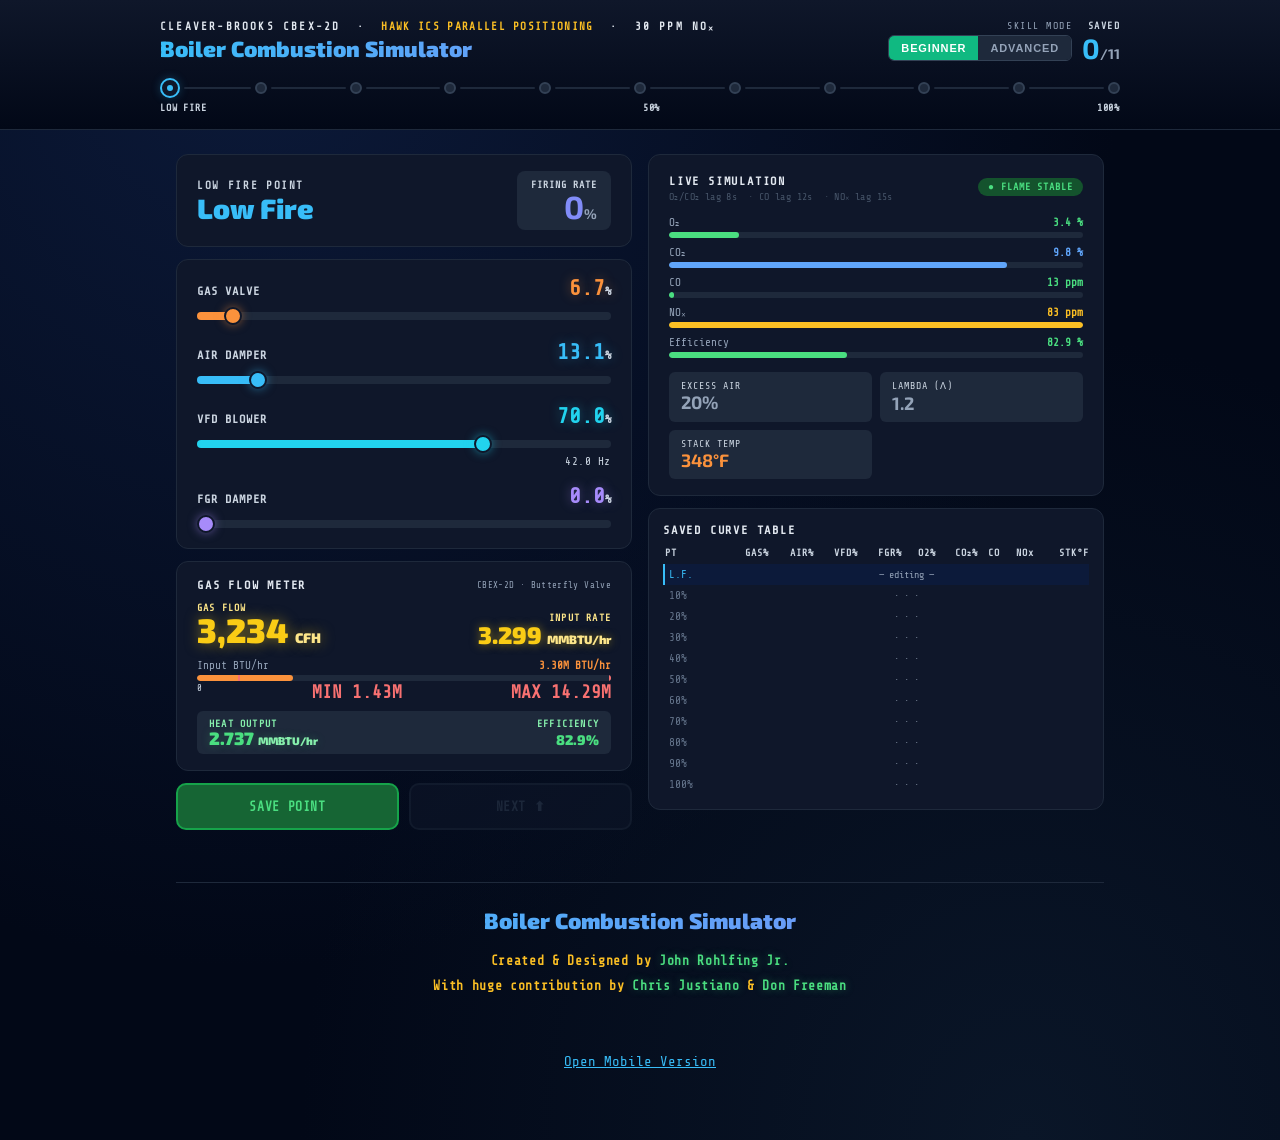
<file: desktop.html>
<!DOCTYPE html>
<html lang="en">
<head>
<meta charset="UTF-8" />
<meta name="viewport" content="width=device-width, initial-scale=1.0" />
<title>Boiler Combustion Simulator</title>
<link href="https://fonts.googleapis.com/css2?family=Share+Tech+Mono&family=Exo+2:wght@300;400;700;900&display=swap" rel="stylesheet" />
<link rel="stylesheet" href="sim.css" />
<style>
  /* ── Desktop layout: sticky header, range sliders ── */
  #header { position: sticky; top: 0; z-index: 50; }

  input[type=range] { -webkit-appearance: none; appearance: none; width: 100%; height: 8px; border-radius: 4px; outline: none; cursor: pointer; }
  input[type=range]:disabled { cursor: not-allowed; opacity: 0.4; }
  input[type=range]::-webkit-slider-thumb { -webkit-appearance: none; width: 18px; height: 18px; border-radius: 50%; background: #38bdf8; border: 2px solid #0f172a; cursor: pointer; box-shadow: 0 0 10px #38bdf880; transition: transform 0.15s; }
  input[type=range]::-webkit-slider-thumb:hover { transform: scale(1.2); }
  input[type=range]:disabled::-webkit-slider-thumb { background: #475569; cursor: not-allowed; box-shadow: none; }
  input[type=range].gas::-webkit-slider-thumb  { background: #fb923c; box-shadow: 0 0 10px #fb923c80; }
  input[type=range].air::-webkit-slider-thumb  { background: #38bdf8; box-shadow: 0 0 10px #38bdf880; }
  input[type=range].vfd::-webkit-slider-thumb  { background: #22d3ee; box-shadow: 0 0 10px #22d3ee80; }
  input[type=range].fgr::-webkit-slider-thumb  { background: #a78bfa; box-shadow: 0 0 10px #a78bfa80; }
</style>
</head>
<body>

<!-- HEADER -->
<div id="header">
  <div class="header-inner">
    <div class="header-top">
      <div>
        <div class="header-subtitle">Cleaver-Brooks CBEX-2D &nbsp;·&nbsp; <span style="color:#fbbf24;letter-spacing:0.12em;">Hawk ICS Parallel Positioning</span> &nbsp;·&nbsp; 30 ppm NOₓ</div>
        <h1>Boiler Combustion Simulator</h1>
      </div>
      <div style="display:flex;gap:10px;align-items:flex-start;">
        <div class="skill-toggle">
          <div class="skill-toggle-label">Skill Mode</div>
          <div class="skill-toggle-btns">
            <button id="btnBeginner" class="skill-btn beginner active">BEGINNER</button>
            <button id="btnAdvanced" class="skill-btn advanced">ADVANCED</button>
          </div>
        </div>
        <div class="saved-count">
          <div class="saved-label">Saved</div>
          <div id="savedCountNum">0<span>/11</span></div>
        </div>
      </div>
    </div>
    <div class="progress-dots" id="progressDots"></div>
    <div class="progress-labels">
      <span>LOW FIRE</span><span>50%</span><span>100%</span>
    </div>
  </div>
</div>

<!-- MAIN -->
<div id="main">
  <div class="grid">

    <!-- LEFT -->
    <div>
      <!-- Point header -->
      <div class="card" id="pointCard">
        <div class="point-header">
          <div>
            <div class="point-meta-label" id="pointMetaLabel">Low Fire Point</div>
            <div class="point-name" id="pointName">Low Fire</div>
          </div>
          <div class="firing-box">
            <div class="firing-label">Firing Rate</div>
            <div class="firing-val"><span id="firingPct">0</span><span class="unit">%</span></div>
          </div>
        </div>
      </div>

      <!-- Tune Mode Toggle -->
      <div class="tune-toggle" id="tuneModeToggle">
        <button class="tune-toggle-btn rough active" id="btnRoughMode">⬆ ROUGH TUNE</button>
        <button class="tune-toggle-btn fine" id="btnFineMode">⬇ FINE TUNE</button>
      </div>
      <div class="fine-hint" id="fineHint" style="display:none"></div>

      <!-- Controls -->
      <div class="card">

        <!-- Gas Valve -->
        <div class="slider-wrap">
          <div class="slider-header">
            <span class="slider-label">Gas Valve</span>
            <span class="slider-val gas" id="gasVal">3.0<span>%</span></span>
          </div>
          <input type="range" id="gasSlider" class="gas" min="0" max="100" step="0.2" value="3" />
        </div>

        <!-- Air Damper -->
        <div class="slider-wrap">
          <div class="slider-header">
            <span class="slider-label">Air Damper</span>
            <span class="slider-val air" id="airVal">10.0<span>%</span></span>
          </div>
          <input type="range" id="airSlider" class="air" min="0" max="100" step="0.2" value="10" />
        </div>

        <!-- VFD Blower: 0-60 Hz, 60 Hz = motor rated speed -->
        <div class="slider-wrap">
          <div class="slider-header">
            <span class="slider-label">VFD Blower</span>
            <span class="slider-val vfd" id="vfdVal">70.0<span>%</span></span>
          </div>
          <input type="range" id="vfdSlider" class="vfd" min="0" max="60" step="0.2" value="42" />
          <div class="vfd-sub"><span id="vfdHz">42.0</span> Hz</div>
        </div>

        <!-- FGR Damper -->
        <div class="slider-wrap">
          <div class="slider-header">
            <span class="slider-label">FGR Damper</span>
            <span class="slider-val fgr" id="fgrVal">0.0<span>%</span></span>
          </div>
          <input type="range" id="fgrSlider" class="fgr" min="0" max="100" step="0.2" value="0" />
        </div>

      </div>

      <!-- Gas Flow Meter -->
      <div class="card" id="flowCard">
        <div class="sim-header tight">
          <span class="sim-title">Gas Flow Meter</span>
          <span class="sim-sub">CBEX-2D · Butterfly Valve</span>
        </div>
        <div class="flow-top">
          <div>
            <div class="flow-label">Gas Flow</div>
            <div class="flow-cfh" id="cfhDisplay">0 <span>CFH</span></div>
          </div>
          <div style="text-align:right;">
            <div class="flow-label">Input Rate</div>
            <div class="flow-mmbtu" id="mmbtuDisplay">0.000 <span>MMBTU/hr</span></div>
          </div>
        </div>
        <div class="gauge-wrap">
          <div class="gauge-header">
            <span>Input BTU/hr</span>
            <span class="gauge-val" id="btuInVal" style="color:#fb923c">0</span>
          </div>
          <div class="gauge-track marked">
            <div class="gauge-fill" id="btuInBar" style="width:0%;background:#fb923c"></div>
            <div class="gauge-marker" style="left:10%" title="Min Fire"></div>
            <div class="gauge-marker" style="left:100%;transform:translateX(-2px)" title="Max Fire"></div>
          </div>
          <div class="flow-scale">
            <span>0</span>
            <span class="limit heat-output-size">MIN 1.43M</span>
            <span class="limit heat-output-size">MAX 14.29M</span>
          </div>
        </div>
        <div class="heat-row">
          <div>
            <div class="heat-label">Heat Output</div>
            <div class="heat-val glow heat-output-size" id="btuOutDisplay">0.000 <span class="unit">MMBTU/hr</span></div>
          </div>
          <div style="text-align:right;">
            <div class="heat-label">Efficiency</div>
            <div class="heat-val heat-output-size" id="btuOutEffDisplay">—</div>
          </div>
        </div>
      </div>

      <!-- Validation -->
      <div class="validation-box" id="validationBox" style="display:none"></div>

      <!-- Save / Next -->
      <div class="btn-row">
        <button class="btn btn-save" id="btnSave">SAVE POINT</button>
        <button class="btn btn-next" id="btnNext" disabled>NEXT →</button>
      </div>

      <!-- Back / Export -->
      <div class="btn-row2">
        <button class="btn-back" id="btnBack" style="display:none">← BACK</button>
        <button class="btn-export" id="btnExport" style="display:none">EXPORT L5X</button>
      </div>
    </div>

    <!-- RIGHT -->
    <div>
      <!-- Live sim -->
      <div class="card" id="simCard">
        <div class="sim-header">
          <div>
            <span class="sim-title">Live Simulation</span>
            <div class="lag-display" id="lagDisplay"></div>
          </div>
          <span class="flame-badge flame-stable" id="flameBadge">● FLAME STABLE</span>
        </div>
        <div class="gauge-wrap">
          <div class="gauge-header"><span>O₂</span><span class="gauge-val" id="o2Val" style="color:#4ade80">—</span></div>
          <div class="gauge-track"><div class="gauge-fill" id="o2Bar" style="width:0%;background:#4ade80"></div></div>
        </div>
        <div class="gauge-wrap">
          <div class="gauge-header"><span>CO₂</span><span class="gauge-val" id="co2Val" style="color:#60a5fa">—</span></div>
          <div class="gauge-track"><div class="gauge-fill" id="co2Bar" style="width:0%;background:#60a5fa"></div></div>
        </div>
        <div class="gauge-wrap">
          <div class="gauge-header"><span>CO</span><span class="gauge-val" id="coVal" style="color:#4ade80">—</span></div>
          <div class="gauge-track"><div class="gauge-fill" id="coBar" style="width:0%;background:#4ade80"></div></div>
        </div>
        <div class="gauge-wrap">
          <div class="gauge-header"><span>NOₓ</span><span class="gauge-val" id="noxVal" style="color:#4ade80">—</span></div>
          <div class="gauge-track"><div class="gauge-fill" id="noxBar" style="width:0%;background:#4ade80"></div></div>
        </div>
        <div class="gauge-wrap">
          <div class="gauge-header"><span>Efficiency</span><span class="gauge-val" id="effVal" style="color:#4ade80">—</span></div>
          <div class="gauge-track"><div class="gauge-fill" id="effBar" style="width:0%;background:#4ade80"></div></div>
        </div>
        <div class="hint-box" id="coHint" style="display:none"></div>
        <div class="hint-box" id="noxTarget" style="display:none"></div>
        <div class="stat-grid">
          <div class="stat-box"><div class="stat-label">Excess Air</div><div class="stat-val" id="eaVal">—</div></div>
          <div class="stat-box"><div class="stat-label">Lambda (λ)</div><div class="stat-val" id="lambdaVal">—</div></div>
          <div class="stat-box"><div class="stat-label">Stack Temp</div><div class="stat-val stack" id="stackTempVal">—</div></div>
        </div>
      </div>

      <!-- Curve table -->
      <div class="table-card">
        <div class="table-title">Saved Curve Table</div>
        <table>
          <thead>
            <tr>
              <th style="text-align:left">PT</th>
              <th>GAS%</th><th>AIR%</th><th>VFD%</th><th>FGR%</th>
              <th>O2%</th><th>CO₂%</th><th>CO</th><th>NOx</th><th>STK°F</th>
            </tr>
          </thead>
          <tbody id="curveTable"></tbody>
        </table>
      </div>
    </div>

  </div>
</div>

<!-- FLAMEOUT OVERLAY -->
<div id="flameoutOverlay">
  <div class="flameout-box">
    <div class="flameout-icon">🔥</div>
    <div class="flameout-title">FLAMEOUT</div>
    <div class="flameout-sub">CB NOx 30 ppm — Burner Lockout</div>
    <div id="flameoutReason"></div>
    <div class="flameout-note">All tuning points cleared. Return to low fire procedure.</div>
    <button id="btnRelight">🔆 RELIGHT</button>
  </div>
</div>

<!-- FOOTER -->
<div class="footer">
  <div class="footer-inner">
    <div class="footer-title">Boiler Combustion Simulator</div>
    <div class="footer-credits">
      Created &amp; Designed by <span class="name">John Rohlfing Jr.</span><br/>
      With huge contribution by <span class="name">Chris Justiano</span> &amp; <span class="name">Don Freeman</span>
    </div>
  </div>
</div>
<div class="switch-link"><a href="mobile.html">Open Mobile Version</a></div>

<script src="sim.js"></script>
<script>
// ─── DESKTOP CONTROLS: range sliders ────────────────────────────────────────
const SLIDER_COLOR = { gas: '#fb923c', air: '#38bdf8', vfd: '#22d3ee', fgr: '#a78bfa' };
const sliders = {};

function setSliderGradient(input, val, max, color) {
  const pct = val / max * 100;
  input.style.background =
    `linear-gradient(to right, ${color} 0%, ${color} ${pct}%, #1e293b ${pct}%, #1e293b 100%)`;
}

for (const field of Object.keys(SLIDER_COLOR)) {
  const input = document.getElementById(field + 'Slider');
  sliders[field] = input;
  input.addEventListener('input', e => setControl(field, parseFloat(e.target.value)));
}

startSim({
  renderControls(pt) {
    for (const field of Object.keys(SLIDER_COLOR)) {
      sliders[field].value = pt[field];
      setSliderGradient(sliders[field], pt[field], CONTROL_MAX[field], SLIDER_COLOR[field]);
    }
  },
});
</script>
</body>
</html>
</file>
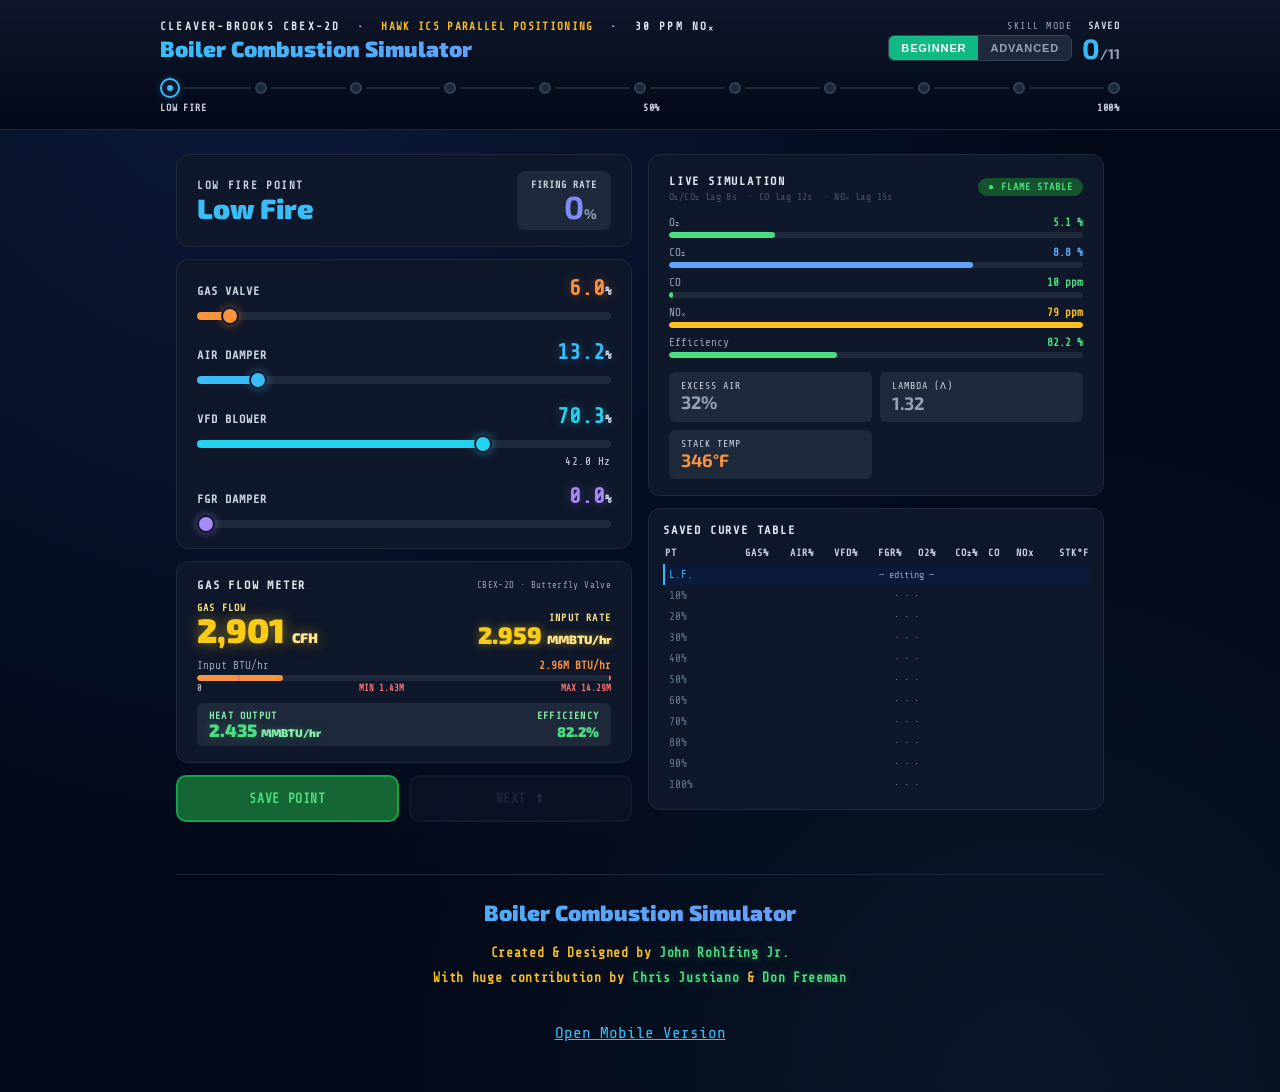
<file: Desktop.html>
<!DOCTYPE html>
<html lang="en">
<head>
<meta charset="UTF-8" />
<meta name="viewport" content="width=device-width, initial-scale=1.0" />
<title>Boiler Combustion Simulator</title>
<link href="https://fonts.googleapis.com/css2?family=Share+Tech+Mono&family=Exo+2:wght@300;400;700;900&display=swap" rel="stylesheet" />
<style>
  *, *::before, *::after { box-sizing: border-box; margin: 0; padding: 0; }
  body {
    min-height: 100vh;
    background: #020817;
    background-image: radial-gradient(ellipse at 20% 0%, #0c1a3a 0%, transparent 60%),
                      radial-gradient(ellipse at 80% 100%, #0a1628 0%, transparent 50%);
    font-family: 'Share Tech Mono', monospace;
    color: #e2e8f0;
    padding-bottom: 40px;
  }

  /* ── Range inputs ── */
  input[type=range] { -webkit-appearance: none; appearance: none; width: 100%; height: 8px; border-radius: 4px; outline: none; cursor: pointer; }
  input[type=range]:disabled { cursor: not-allowed; opacity: 0.4; }
  input[type=range]::-webkit-slider-thumb { -webkit-appearance: none; width: 18px; height: 18px; border-radius: 50%; background: #38bdf8; border: 2px solid #0f172a; cursor: pointer; box-shadow: 0 0 10px #38bdf880; transition: transform 0.15s; }
  input[type=range]::-webkit-slider-thumb:hover { transform: scale(1.2); }
  input[type=range]:disabled::-webkit-slider-thumb { background: #475569; cursor: not-allowed; box-shadow: none; }
  input[type=range].gas::-webkit-slider-thumb  { background: #fb923c; box-shadow: 0 0 10px #fb923c80; }
  input[type=range].air::-webkit-slider-thumb  { background: #38bdf8; box-shadow: 0 0 10px #38bdf880; }
  input[type=range].vfd::-webkit-slider-thumb  { background: #22d3ee; box-shadow: 0 0 10px #22d3ee80; }
  input[type=range].fgr::-webkit-slider-thumb  { background: #a78bfa; box-shadow: 0 0 10px #a78bfa80; }

  /* ── Buttons ── */
  .btn { font-family: 'Share Tech Mono', monospace; font-size: 13px; font-weight: 700; letter-spacing: 0.05em; border-radius: 10px; border: 2px solid; padding: 14px 0; cursor: pointer; transition: all 0.2s; width: 100%; }
  .btn:disabled { cursor: not-allowed; opacity: 0.5; }
  .btn-save  { background: #166534; border-color: #16a34a; color: #4ade80; }
  .btn-save.saved { background: #14532d; border-color: #4ade80; }
  .btn-save:not(:disabled):hover { transform: translateY(-1px); box-shadow: 0 4px 20px #4ade8060; }
  .btn-next  { background: #0f172a; border-color: #1e293b; color: #334155; }
  .btn-next.active { background: #0c1a3a; border-color: #38bdf8; color: #38bdf8; cursor: pointer; }
  .btn-next.active:hover { transform: translateY(-1px); box-shadow: 0 4px 20px #38bdf860; }
  .btn-back  { background: transparent; border: 1px solid #334155; border-radius: 8px; color: #64748b; font-size: 12px; cursor: pointer; font-family: 'Share Tech Mono', monospace; padding: 10px 0; width: 100%; transition: all 0.2s; }
  .btn-export { background: #0f0f2e; border: 2px solid #818cf8; border-radius: 8px; color: #818cf8; font-size: 12px; font-weight: 700; cursor: pointer; font-family: 'Share Tech Mono', monospace; padding: 10px 0; width: 100%; letter-spacing: 0.05em; transition: all 0.2s; }
  .btn-export.flash { background: #1e1b4b; }

  /* ── Layout ── */
  #header {
    background: linear-gradient(180deg, #0f172a 0%, #020817 100%);
    border-bottom: 1px solid #1e293b;
    padding: 20px 24px 16px;
    position: sticky; top: 0; z-index: 50;
  }
  .header-inner { max-width: 960px; margin: 0 auto; }
  .header-top { display: flex; justify-content: space-between; align-items: flex-start; }
  .header-subtitle { font-size: 11px; color: #e2e8f0; letter-spacing: 0.2em; margin-bottom: 4px; text-transform: uppercase; font-weight: 600; }
  h1 {
    font-size: 22px; font-weight: 900; font-family: 'Exo 2', sans-serif; line-height: 1;
    background: linear-gradient(90deg, #38bdf8, #818cf8);
    -webkit-background-clip: text; -webkit-text-fill-color: transparent;
  }
  .saved-count { text-align: right; }
  .saved-label { font-size: 10px; color: #cbd5e1; letter-spacing: 0.15em; text-transform: uppercase; margin-bottom: 3px; font-weight: 600; }
  #savedCountNum { font-size: 28px; font-weight: 700; color: #38bdf8; line-height: 1; font-family: 'Exo 2', sans-serif; }
  .progress-dots { display: flex; align-items: center; gap: 4px; margin-top: 16px; }
  .dot-wrap { display: flex; align-items: center; gap: 4px; }
  .dot { width: 12px; height: 12px; border-radius: 50%; background: #1e293b; border: 2px solid #334155; transition: all 0.3s; flex-shrink: 0; display: flex; align-items: center; justify-content: center; }
  .dot.current { width: 20px; height: 20px; background: #0f172a; border-color: #38bdf8; box-shadow: 0 0 10px #38bdf840; }
  .dot.saved { background: #14532d; border-color: #4ade80; }
  .dot.unsaved-past { background: #7f1d1d; border-color: #f87171; }
  .dot-inner { width: 6px; height: 6px; border-radius: 50%; background: #38bdf8; }
  .dot-inner-saved { width: 4px; height: 4px; border-radius: 50%; background: #4ade80; }
  .dot-line { height: 2px; flex: 1; min-width: 8px; background: #1e293b; border-radius: 1px; transition: background 0.3s; }
  .dot-line.done { background: #4ade8040; }
  .progress-labels { display: flex; justify-content: space-between; margin-top: 4px; font-size: 10px; color: #cbd5e1; font-weight: 600; letter-spacing: 0.08em; }

  #main { max-width: 960px; margin: 0 auto; padding: 24px 16px 0; }
  .grid { display: grid; grid-template-columns: 1fr 1fr; gap: 16px; }

  /* ── Cards ── */
  .card { background: #0f172a; border: 1px solid #1e293b; border-radius: 12px; padding: 16px 20px; margin-bottom: 12px; }
  .card.unstable { border-color: #7f1d1d; }
  .point-header { display: flex; justify-content: space-between; align-items: center; }
  .point-meta-label { font-size: 11px; color: #cbd5e1; letter-spacing: 0.15em; text-transform: uppercase; margin-bottom: 2px; font-weight: 600; }
  .point-name { font-size: 28px; font-weight: 900; font-family: 'Exo 2', sans-serif; color: #38bdf8; line-height: 1; }
  .firing-box { text-align: right; background: #1e293b; border-radius: 8px; padding: 8px 14px; }
  .firing-label { font-size: 10px; color: #cbd5e1; letter-spacing: 0.1em; text-transform: uppercase; font-weight: 600; }
  .firing-val { font-size: 32px; font-weight: 700; color: #818cf8; line-height: 1; font-family: 'Exo 2', sans-serif; }

  /* ── Sliders ── */
  .slider-wrap { margin-bottom: 16px; }
  .slider-header { display: flex; justify-content: space-between; align-items: baseline; margin-bottom: 6px; }
  .slider-label { font-size: 12px; font-weight: 600; color: #cbd5e1; letter-spacing: 0.08em; text-transform: uppercase; }
  .slider-val { font-size: 22px; font-weight: 700; font-family: 'Share Tech Mono', monospace; }
  .slider-val span { font-size: 12px; color: #cbd5e1; }
  /* VFD sub-display */
  .vfd-sub { font-size: 11px; color: #cbd5e1; margin-top: 3px; text-align: right; letter-spacing: 0.05em; font-weight: 500; }

  /* ── Gauge bars ── */
  .gauge-wrap { margin-bottom: 8px; }
  .gauge-header { display: flex; justify-content: space-between; font-size: 11px; color: #94a3b8; margin-bottom: 3px; font-family: 'Share Tech Mono', monospace; }
  .gauge-val { font-weight: 700; }
  .gauge-track { height: 6px; background: #1e293b; border-radius: 3px; overflow: hidden; }
  .gauge-fill { height: 100%; border-radius: 3px; transition: width 0.4s ease, background 0.3s; }

  /* ── AirEff display ── */
  .aireff-row { display: flex; justify-content: space-between; align-items: center;
    background: #1e293b; border-radius: 6px; padding: 6px 12px; margin-top: 8px; margin-bottom: 0; }
  .aireff-label { font-size: 10px; color: #cbd5e1; text-transform: uppercase; letter-spacing: 0.1em; font-weight: 500; }
  .aireff-val { font-size: 14px; font-weight: 700; color: #38bdf8; }

  .sim-header { display: flex; justify-content: space-between; align-items: center; margin-bottom: 14px; }
  .sim-title { font-size: 12px; letter-spacing: 0.15em; text-transform: uppercase; color: #e2e8f0; font-weight: 700; }
  .flame-badge { font-size: 10px; font-weight: 700; padding: 3px 10px; border-radius: 20px; letter-spacing: 0.1em; }
  .flame-stable { background: #14532d; color: #4ade80; }
  .flame-unstable { background: #7f1d1d; color: #f87171; }

  .stat-grid { display: grid; grid-template-columns: 1fr 1fr; gap: 8px; margin-top: 14px; }
  .stat-box { background: #1e293b; border-radius: 6px; padding: 8px 12px; }
  .stat-label { font-size: 10px; color: #cbd5e1; text-transform: uppercase; letter-spacing: 0.1em; font-weight: 500; }
  .stat-val { font-size: 18px; font-weight: 700; color: #94a3b8; font-family: 'Exo 2', sans-serif; }

  /* ── Table ── */
  .table-card { background: #0f172a; border: 1px solid #1e293b; border-radius: 12px; padding: 14px; max-height: 360px; overflow-y: auto; }
  .table-title { font-size: 12px; color: #e2e8f0; letter-spacing: 0.15em; text-transform: uppercase; margin-bottom: 10px; font-weight: 700; }
  table { width: 100%; border-collapse: collapse; font-size: 11px; }
  th { text-align: right; padding-bottom: 6px; font-weight: 600; font-size: 10px; letter-spacing: 0.1em; color: #cbd5e1; }
  th:first-child { text-align: left; }
  td { padding: 4px 4px; text-align: right; }
  td:first-child { text-align: left; }
  tr.cur-row { background: #0c1a3a; border-left: 2px solid #38bdf8; }
  tr:not(.cur-row) { border-left: 2px solid transparent; }

  .validation-box { background: #2d0a0a; border: 1px solid #7f1d1d; border-radius: 8px; padding: 10px 14px; font-size: 12px; color: #f87171; margin-bottom: 12px; }
  .btn-row { display: grid; grid-template-columns: 1fr 1fr; gap: 10px; margin-bottom: 12px; }
  .btn-row2 { display: flex; gap: 10px; }

  /* ── Tune Mode Toggle ── */
  .tune-toggle { display: flex; border-radius: 8px; overflow: hidden; border: 1px solid #334155; margin-bottom: 12px; }
  .tune-toggle-btn { flex: 1; padding: 10px 0; font-family: 'Share Tech Mono', monospace; font-size: 11px; font-weight: 700; letter-spacing: 0.08em; text-transform: uppercase; cursor: pointer; border: none; transition: all 0.25s; text-align: center; }
  .tune-toggle-btn.rough { background: #0f172a; color: #475569; }
  .tune-toggle-btn.rough.active { background: #1e3a5f; color: #38bdf8; box-shadow: inset 0 -2px 0 #38bdf8; }
  .tune-toggle-btn.fine  { background: #0f172a; color: #475569; }
  .tune-toggle-btn.fine.active  { background: #3b1a0a; color: #fb923c; box-shadow: inset 0 -2px 0 #fb923c; }
  .tune-mode-badge { font-size: 9px; font-weight: 700; padding: 2px 8px; border-radius: 4px; letter-spacing: 0.1em; text-transform: uppercase; display: inline-block; }
  .tune-mode-badge.rough { background: #0c2d4a; color: #38bdf8; }
  .tune-mode-badge.fine  { background: #3b1a0a; color: #fb923c; }
  .fine-hint { font-size: 10px; color: #fb923c; background: #2d1a0a; border: 1px solid #854d0e; border-radius: 6px; padding: 7px 10px; margin-bottom: 12px; letter-spacing: 0.03em; }

  @media (max-width: 640px) {
    .grid { grid-template-columns: 1fr; }
    h1 { font-size: 18px; }
  }
</style>
</head>
<body>

<!-- HEADER -->
<div id="header">
  <div class="header-inner">
    <div class="header-top">
      <div>
        <div class="header-subtitle">Cleaver-Brooks CBEX-2D &nbsp;·&nbsp; <span style="color:#fbbf24;letter-spacing:0.12em;">Hawk ICS Parallel Positioning</span> &nbsp;·&nbsp; 30 ppm NOₓ</div>
        <h1>Boiler Combustion Simulator</h1>
      </div>
      <div style="display:flex;gap:10px;align-items:flex-start;">
        <div class="skill-toggle" style="display:flex;flex-direction:column;gap:4px;align-items:flex-end;">
          <div style="font-size:10px;color:#94a3b8;letter-spacing:0.15em;text-transform:uppercase;">Skill Mode</div>
          <div style="display:flex;gap:0;border:1px solid #334155;border-radius:6px;overflow:hidden;">
            <button id="btnBeginner" style="background:#10b981;color:#fff;border:none;padding:6px 12px;font-size:11px;font-weight:700;cursor:pointer;letter-spacing:0.08em;">BEGINNER</button>
            <button id="btnAdvanced" style="background:#1e293b;color:#94a3b8;border:none;padding:6px 12px;font-size:11px;font-weight:700;cursor:pointer;letter-spacing:0.08em;">ADVANCED</button>
          </div>
        </div>
        <div class="saved-count">
          <div class="saved-label">Saved</div>
          <div id="savedCountNum">0<span style="font-size:14px;color:#94a3b8">/11</span></div>
        </div>
      </div>
    </div>
    <div class="progress-dots" id="progressDots"></div>
    <div class="progress-labels">
      <span>LOW FIRE</span><span>50%</span><span>100%</span>
    </div>
  </div>
</div>

<!-- MAIN -->
<div id="main">
  <div class="grid">

    <!-- LEFT -->
    <div>
      <!-- Point header -->
      <div class="card" id="pointCard">
        <div class="point-header">
          <div>
            <div class="point-meta-label" id="pointMetaLabel">Low Fire Point</div>
            <div class="point-name" id="pointName">Low Fire</div>
          </div>
          <div class="firing-box">
            <div class="firing-label">Firing Rate</div>
            <div class="firing-val"><span id="firingPct">0</span><span style="font-size:14px;color:#94a3b8">%</span></div>
          </div>
        </div>
      </div>

      <!-- Tune Mode Toggle -->
      <div class="tune-toggle" id="tuneModeToggle">
        <button class="tune-toggle-btn rough active" id="btnRoughMode">⬆ ROUGH TUNE</button>
        <button class="tune-toggle-btn fine" id="btnFineMode">⬇ FINE TUNE</button>
      </div>
      <div class="fine-hint" id="fineHint" style="display:none"></div>

      <!-- Sliders -->
      <div class="card">

        <!-- Gas Valve -->
        <div class="slider-wrap">
          <div class="slider-header">
            <span class="slider-label">Gas Valve</span>
            <span class="slider-val" id="gasVal" style="color:#fb923c;text-shadow:0 0 12px #fb923c60">3.0<span>%</span></span>
          </div>
          <input type="range" id="gasSlider" class="gas" min="0" max="100" step="0.2" value="3" />
        </div>

        <!-- Air Damper -->
        <div class="slider-wrap">
          <div class="slider-header">
            <span class="slider-label">Air Damper</span>
            <span class="slider-val" id="airVal" style="color:#38bdf8;text-shadow:0 0 12px #38bdf860">10.0<span>%</span></span>
          </div>
          <input type="range" id="airSlider" class="air" min="0" max="100" step="0.2" value="10" />
        </div>

        <!-- VFD Blower -->
        <div class="slider-wrap">
          <div class="slider-header">
            <span class="slider-label">VFD Blower</span>
            <div style="text-align:right">
              <span class="slider-val" id="vfdVal" style="color:#22d3ee;text-shadow:0 0 12px #22d3ee60">70.0<span>%</span></span>
            </div>
          </div>
          <!-- VFD slider: 0-60Hz, 60Hz motor rated speed -->
          <div style="position:relative">
            <input type="range" id="vfdSlider" class="vfd" min="0" max="60" step="0.2" value="42" />
          </div>
          <div class="vfd-sub">
            <span id="vfdHz">46.2</span> Hz
          </div>
        </div>

        <!-- FGR Damper -->
        <div class="slider-wrap" style="margin-bottom:0">
          <div class="slider-header">
            <span class="slider-label">FGR Damper</span>
            <span class="slider-val" id="fgrVal" style="color:#a78bfa;text-shadow:0 0 12px #a78bfa60">0.0<span>%</span></span>
          </div>
          <input type="range" id="fgrSlider" class="fgr" min="0" max="100" step="0.2" value="0" />
        </div>

        <span id="airEffDisplay" style="display:none"></span>

      </div>

      <!-- Gas Flow Meter -->
      <div class="card" id="flowCard">
        <div class="sim-header" style="margin-bottom:10px">
          <span class="sim-title">Gas Flow Meter</span>
          <span style="font-size:9px;color:#94a3b8;letter-spacing:0.04em;">CBEX-2D · Butterfly Valve</span>
        </div>
        <!-- CFH large display -->
        <div style="display:flex;justify-content:space-between;align-items:flex-end;margin-bottom:12px;">
          <div>
            <div style="font-size:10px;color:#fde68a;letter-spacing:0.12em;text-transform:uppercase;font-weight:700;">Gas Flow</div>
            <div style="font-size:34px;font-weight:900;font-family:'Exo 2',sans-serif;color:#facc15;line-height:1;text-shadow:0 0 14px #facc1580;" id="cfhDisplay">0 <span style="font-size:14px;color:#fde68a;">CFH</span></div>
          </div>
          <div style="text-align:right;">
            <div style="font-size:10px;color:#fde68a;letter-spacing:0.12em;text-transform:uppercase;font-weight:700;">Input Rate</div>
            <div style="font-size:24px;font-weight:900;font-family:'Exo 2',sans-serif;color:#facc15;line-height:1;text-shadow:0 0 10px #facc1580;" id="mmbtuDisplay">0.000 <span style="font-size:12px;color:#fde68a;">MMBTU/hr</span></div>
          </div>
        </div>
        <!-- BTU/hr gauge bar (input) -->
        <div class="gauge-wrap">
          <div class="gauge-header">
            <span>Input BTU/hr</span>
            <span class="gauge-val" id="btuInVal" style="color:#fb923c">0</span>
          </div>
          <div class="gauge-track" style="position:relative;">
            <div class="gauge-fill" id="btuInBar" style="width:0%;background:#fb923c"></div>
            <!-- Min fire marker at 10% -->
            <div style="position:absolute;left:10%;top:-2px;width:2px;height:10px;background:#f87171;border-radius:1px;" title="Min Fire"></div>
            <!-- Max fire marker at 100% -->
            <div style="position:absolute;left:100%;top:-2px;width:2px;height:10px;background:#f87171;border-radius:1px;transform:translateX(-2px);" title="Max Fire"></div>
          </div>
          <div style="display:flex;justify-content:space-between;font-size:9px;color:#cbd5e1;margin-top:2px;">
            <span>0</span>
            <span style="color:#f87171;font-weight:700">MIN 1.43M</span>
            <span style="color:#f87171;font-weight:700">MAX 14.29M</span>
          </div>
        </div>
        <!-- Heat Output display -->
        <div style="display:flex;justify-content:space-between;align-items:center;background:#1e293b;border-radius:6px;padding:7px 12px;margin-top:10px;">
          <div>
            <div style="font-size:10px;color:#86efac;letter-spacing:0.12em;text-transform:uppercase;font-weight:700;">Heat Output</div>
            <div style="font-size:18px;font-weight:900;font-family:'Exo 2',sans-serif;color:#4ade80;line-height:1;text-shadow:0 0 10px #4ade8040;" id="btuOutDisplay">0.000 <span style="font-size:11px;color:#86efac;">MMBTU/hr</span></div>
          </div>
          <div style="text-align:right;">
            <div style="font-size:10px;color:#86efac;letter-spacing:0.12em;text-transform:uppercase;font-weight:700;">Efficiency</div>
            <div style="font-size:18px;font-weight:900;font-family:'Exo 2',sans-serif;color:#4ade80;line-height:1;" id="btuOutEffDisplay">—</div>
          </div>
        </div>
      </div>

      <!-- Validation -->
      <div class="validation-box" id="validationBox" style="display:none"></div>

      <!-- Save / Next -->
      <div class="btn-row">
        <button class="btn btn-save" id="btnSave">SAVE POINT</button>
        <button class="btn btn-next" id="btnNext" disabled>NEXT →</button>
      </div>

      <!-- Back / Export -->
      <div class="btn-row2">
        <button class="btn-back" id="btnBack" style="display:none">← BACK</button>
        <button class="btn-export" id="btnExport" style="display:none">EXPORT L5X</button>
      </div>
    </div>

    <!-- RIGHT -->
    <div>
      <!-- Live sim -->
      <div class="card" id="simCard">
        <div class="sim-header">
          <div>
            <span class="sim-title">Live Simulation</span>
            <div id="lagDisplay" style="font-size:10px;color:#475569;letter-spacing:0.04em;margin-top:2px;"></div>
          </div>
          <span class="flame-badge flame-stable" id="flameBadge">● FLAME STABLE</span>
        </div>
        <div class="gauge-wrap">
          <div class="gauge-header"><span>O₂</span><span class="gauge-val" id="o2Val" style="color:#4ade80">—</span></div>
          <div class="gauge-track"><div class="gauge-fill" id="o2Bar" style="width:0%;background:#4ade80"></div></div>
        </div>
        <div class="gauge-wrap">
          <div class="gauge-header"><span>CO₂</span><span class="gauge-val" id="co2Val" style="color:#60a5fa">—</span></div>
          <div class="gauge-track"><div class="gauge-fill" id="co2Bar" style="width:0%;background:#60a5fa"></div></div>
        </div>
        <div class="gauge-wrap">
          <div class="gauge-header"><span>CO</span><span class="gauge-val" id="coVal" style="color:#4ade80">—</span></div>
          <div class="gauge-track"><div class="gauge-fill" id="coBar" style="width:0%;background:#4ade80"></div></div>
        </div>
        <div class="gauge-wrap">
          <div class="gauge-header"><span>NOₓ</span><span class="gauge-val" id="noxVal" style="color:#4ade80">—</span></div>
          <div class="gauge-track"><div class="gauge-fill" id="noxBar" style="width:0%;background:#4ade80"></div></div>
        </div>
        <div class="gauge-wrap">
          <div class="gauge-header"><span>Efficiency</span><span class="gauge-val" id="effVal" style="color:#4ade80">—</span></div>
          <div class="gauge-track"><div class="gauge-fill" id="effBar" style="width:0%;background:#4ade80"></div></div>
        </div>
        <div id="coHint" style="display:none;font-size:10px;color:#fbbf24;background:#292100;border:1px solid #854d0e;border-radius:6px;padding:7px 10px;margin-top:10px;letter-spacing:0.03em;"></div>
        <div id="noxTarget" style="display:none;font-size:10px;border:1px solid;border-radius:6px;padding:7px 10px;margin-top:8px;letter-spacing:0.03em;"></div>
        <div class="stat-grid">
          <div class="stat-box"><div class="stat-label">Excess Air</div><div class="stat-val" id="eaVal">—</div></div>
          <div class="stat-box"><div class="stat-label">Lambda (λ)</div><div class="stat-val" id="lambdaVal">—</div></div>
          <div class="stat-box"><div class="stat-label">Stack Temp</div><div class="stat-val" id="stackTempVal" style="color:#fb923c">—</div></div>
        </div>
      </div>

      <!-- Curve table -->
      <div class="table-card">
        <div class="table-title">Saved Curve Table</div>
        <table>
          <thead>
            <tr>
              <th style="text-align:left">PT</th>
              <th>GAS%</th><th>AIR%</th><th>VFD%</th><th>FGR%</th>
              <th>O2%</th><th>CO₂%</th><th>CO</th><th>NOx</th><th>STK°F</th>
            </tr>
          </thead>
          <tbody id="curveTable"></tbody>
        </table>
      </div>
    </div>

  </div>
</div>

<script>
// ─── CONSTANTS ────────────────────────────────────────────────────────────────
const VFD_MAX_HZ = 60.0;   // 60Hz motor — full speed at 60 Hz

// ─── NAMEPLATE DATA (CB CBEX-2D 200-350-250ST) ─────────────────────────────
const NAMEPLATE_MIN_INPUT  = 1429000;   // BTU/hr min gas input
const NAMEPLATE_MAX_INPUT  = 14288000;  // BTU/hr max gas input
const NAMEPLATE_GROSS_OUT  = 11716000;  // BTU/hr gross output
const NAMEPLATE_MANIFOLD_P = 23.6;      // in W.C. manifold pressure
const GAS_HHV             = 1020;       // BTU/ft³ natural gas HHV
const NAMEPLATE_MAX_CFH   = NAMEPLATE_MAX_INPUT / GAS_HHV;  // ~14,008 CFH
const NAMEPLATE_MIN_CFH   = NAMEPLATE_MIN_INPUT / GAS_HHV;  // ~1,401 CFH

// ─── PHYSICS CONSTANTS (v11 — CB Hawk ICS Calibration) ───────────────────────
// Model: lambda = K * (airEff/100)^Pa / flowFrac
//   flowFrac = butterflyFlow(gasActuator%)  — actual gas flow, not valve position
//   airEff   = airDamperFlow(damper%) * (VFD_Hz / 60) * 100
//
// v11 changes from v10:
//   • Lambda now uses butterfly valve flowFrac (actual gas flow) instead of
//     valve position raised to a power (Pg removed). Eliminates disconnect
//     between gas flow meter and air/fuel ratio calculation.
//   • FGR dilution realistic: FGR displaces fresh air at fan inlet.
//     20% FGR = fan moves 80% fresh air + 20% inert flue gas.
//     Factor 0.72 accounts for residual O2 in flue gas (~2.5%), duct leakage,
//     and imperfect mixing. Result: adding FGR drops O2 significantly and
//     forces air damper compensation — matches real CB induced FGR behavior.
//   • Added CO₂% output (max 11.7% for natural gas at stoichiometric)
//   • Stack temperature output for analyzer display
//   • Recalibrated K and Pa for flowFrac-based lambda
//
// Dual-anchor calibration:
//   Light-off: gas=3%, air=10%, VFD=42Hz (70%)  → O2 ≈ 8.5%  (lean ignition)
//   Full fire:  gas=100%, air=75%, VFD=57Hz (95%) → O2 ≈ 3.5% (tight high-fire trim)
//
// NOx: 90 ppm thermal base (LNE staged air) + 8 ppm prompt (Fenimore)
// FGR suppression exp = -7.5  gives ~30ppm at 18-19% FGR (CB induced FGR target)
// With realistic FGR dilution, operator must open air damper ~15% more to
// compensate for FGR — matches real commissioning experience.
//
// Default CB Hawk ICS curve:
//   FGR starts at Pt3 (20% fire, FGR=8%)
//   30ppm NOx first achieved around Pt5 (40% fire, FGR=17-19%) ← CB LNE target
//   O2 tapers 8.5% → 3.5% across firing range
const Pa = 1.02;    // air exponent (recalibrated for flowFrac-based lambda)
const K  = 1.53;    // air scale factor (recalibrated for flowFrac-based lambda)

// Default CB Hawk ICS commissioning curve
// Indexed [0..10] = Light-Off through 100% firing rate
const DEF_GAS = [  3,  10,  20,  30,  40,  50,  60,  70,  80,  90, 100];
const DEF_AIR = [ 10,  22,  34,  42,  50,  57,  62,  66,  70,  73,  75];
const DEF_VFD = [42.0,43.2,44.4,45.6,46.8,48.0,49.8,51.6,53.4,55.2,57.0];
const DEF_FGR = [  0,   0,   8,  17,  17,  18,  19,  20,  20,  20,  20];

// ─── DATA ────────────────────────────────────────────────────────────────────
const POINTS = [
  { id:0,  label:"Low Fire", pct:0   },
  { id:1,  label:"Point 2",   pct:10  },
  { id:2,  label:"Point 3",   pct:20  },
  { id:3,  label:"Point 4",   pct:30  },
  { id:4,  label:"Point 5",   pct:40  },
  { id:5,  label:"Point 6",   pct:50  },
  { id:6,  label:"Point 7",   pct:60  },
  { id:7,  label:"Point 8",   pct:70  },
  { id:8,  label:"Point 9",   pct:80  },
  { id:9,  label:"Point 10",  pct:90  },
  { id:10, label:"Point 11",  pct:100 },
];

// Low-fire defaults: VFD=42Hz (70%), FGR=0%. Gas and Air are randomized each
// fresh session / relight so the operator starts with a different position and
// must tune in manually — like a real boiler relight procedure.
//
// Why the ranges matter:
//   Gas max = 7%: at gas > 8%, no air value within 3–14% can produce stable
//   combustion (flowFrac too large → always rich regardless of air damper).
//   Checking test.stable is the only reliable guard — lambda alone is not enough
//   because highCO triggers at λ=0.90–1.06 even though lambda looks "safe".
//   calcCombustion is a function declaration (hoisted) so it's safe to call here.
function freshLightOff() {
  const SAFE_FALLBACK = { gas: 3.0, air: 10.0, vfd: 42.0, fgr: 0 };
  let gas, air, attempts = 0;
  do {
    gas = 1.0 + Math.round(Math.random() * 6.0 * 10) / 10;  // 1.0–7.0%
    air = 3.0 + Math.round(Math.random() * 11.0 * 10) / 10; // 3.0–14.0%
    const test = calcCombustion(gas, air, 42.0, 0);
    if (test.stable) break;   // must be fully stable — lambda, CO, O2 all clear
    attempts++;
  } while (attempts < 40);
  // Fallback: if no stable combo found (should be extremely rare), use a
  // known-good light-off position rather than returning a bad combo.
  if (attempts >= 40) return SAFE_FALLBACK;
  return { gas, air, vfd: 42.0, fgr: 0 };
}
let LIGHTOFF = freshLightOff();

let currentIdx       = 0;
let savedPoints      = Array(11).fill(null);
let roughPoints      = Array(11).fill(null);  // Rough-tune stored separately
let currentPt        = { ...LIGHTOFF };
let isSaved          = false;
let saveTried        = false;
let instabilityTicks = 0;
const FLAMEOUT_TICKS = 8;
let tuneMode         = 'rough';   // 'rough' or 'fine'
let hintsUnlocked    = false;     // hints hidden until first flameout (Advanced)
let skillMode        = 'beginner'; // 'beginner' or 'advanced'
function hintsOn() { return skillMode === 'beginner' || hintsUnlocked; }

// ─── ANALYZER LAG ────────────────────────────────────────────────────────────
// Real flue gas analyzers respond slowly due to sample transport and cell response.
// Modelled as first-order exponential lag:  Y(n) = Y(n-1) + (X - Y(n-1)) * α
// where α = Δt / τ  (scan interval / time constant)
// Scan interval tied to render loop (~250ms assumed)
const LAG_DT       = 0.25;   // seconds per render tick (250 ms)
const TAU_O2       = 8.0;    // O2 electrochemical cell  T63 ≈ 8s
const TAU_CO       = 12.0;   // CO NDIR / electrochemical T63 ≈ 12s
const TAU_NOX      = 15.0;   // NOx chemiluminescent      T63 ≈ 15s
const TAU_CO2      = 8.0;    // CO₂ NDIR cell T63 ≈ 8s (similar to O2)
const ALPHA_O2     = Math.min(1, LAG_DT / TAU_O2);
const ALPHA_CO     = Math.min(1, LAG_DT / TAU_CO);
const ALPHA_NOX    = Math.min(1, LAG_DT / TAU_NOX);
const ALPHA_CO2    = Math.min(1, LAG_DT / TAU_CO2);

let lagO2  = 0;   // running lag state for O2
let lagCO2 = 0;   // running lag state for CO₂
let lagCO  = 0;   // running lag state for CO
let lagNOx = 0;   // running lag state for NOx

// ─── BUTTERFLY VALVE CHARACTERISTIC ─────────────────────────────────────────
// CB gas butterfly valve: highly nonlinear, most flow change in mid-range
// Calibrated so 3% valve ≈ 10% flow (min fire) and 100% valve = 100% flow
function butterflyFlow(valvePct) {
  const x = Math.max(0, valvePct / 100);
  if (x < 0.005) return 0;
  const theta = x * Math.PI / 2;
  return Math.min(1.0, Math.pow(Math.sin(theta), 0.65));
}

// ─── AIR DAMPER CHARACTERISTIC ──────────────────────────────────────────────
// CB butterfly / opposed-blade air damper: quick-opening characteristic.
// At 50% position ≈ 64% of max airflow; at 10% ≈ 22%.
// Uses x^0.65 power law (same family as gas butterfly).
function airDamperFlow(damperPct) {
  const x = Math.max(0, damperPct / 100);
  if (x < 0.005) return 0;
  return Math.min(1.0, Math.pow(x, 0.65));
}

// ─── ACTUATOR DEADBAND ──────────────────────────────────────────────────────
// Real Honeywell/Siemens actuators have ±0.5% deadband / hysteresis.
// Commanded 42.0% might land at 41.6% or 42.3%.
// Uses deterministic pseudo-noise so identical commands give consistent results
// but small slider changes create realistic jitter.
function actuatorPos(commanded, seed) {
  const noise = Math.sin(commanded * seed) * 0.25
              + Math.cos(commanded * seed * 1.7) * 0.15;
  return Math.max(0, commanded + noise);
}

// ─── PHYSICS ─────────────────────────────────────────────────────────────────
function calcCombustion(gas, air, vfd_hz, fgr, mode) {
  // mode: 'rough' = cold furnace (default), 'fine' = hot/heat-soaked furnace
  mode = mode || 'rough';

  // ── Actuator deadband — real positions differ from commanded ────────────
  const gasAct = actuatorPos(gas, 137.036);
  const airAct = actuatorPos(air, 173.205);
  const vfdAct = actuatorPos(vfd_hz, 7.071);
  const fgrAct = actuatorPos(fgr, 271.801);

  // Combined air: nonlinear damper characteristic × VFD speed (fan law: flow ∝ speed)
  // airEff = airDamperFlow(damper%) × (VFD_Hz / 60) × 100
  const vfdSpd  = (Math.max(vfdAct, 0) / VFD_MAX_HZ) * 100;      // 0-100%
  const airDamp = airDamperFlow(airAct);                            // nonlinear 0-1
  const airEff  = airDamp * vfdSpd;                                 // effective air %

  // Gas flow via butterfly valve characteristic (uses actual actuator position)
  const flowFrac = butterflyFlow(gasAct);
  const btuInput = flowFrac * NAMEPLATE_MAX_INPUT;
  const cfh      = flowFrac * NAMEPLATE_MAX_CFH;
  const mmbtuIn  = btuInput / 1000000;

  const fgrFrac = Math.max(0, fgrAct) / 100;

  if (gasAct < 0.5) return { o2:0, co:0, co2:0, nox:0, eff:0, ea:0, stable:false, lambda:0, coReason:'', airEff:0, vfdSpd:0, btuInput:0, cfh:0, mmbtuIn:0, flowFrac:0, btuOutput:0, stackTemp:0 };

  // v11: lambda uses actual gas flow (flowFrac) instead of valve position
  const airNorm = K * Math.pow(Math.max(airEff, 0.1) / 100, Pa);

  // v11: FGR displaces fresh air at the FD fan inlet (induced FGR system).
  // Fresh air = 20.9% O2. Recirculated flue gas ≈ 2-3% residual O2.
  // Factor 0.72 = 1 - (residual_O2_in_FGR / ambient_O2) adjusted for
  // imperfect mixing and duct in-leakage. At 20% FGR, effective fresh air
  // fraction = 1 - 0.20×0.72 = 0.856 → O2 drops ~1.5-2.0 points.
  // Operator must compensate by opening air damper — just like a real boiler.
  const fgrDilution = 1 - fgrFrac * 0.72;
  const effAir  = airNorm * fgrDilution;
  let   lambda  = Math.max(0.40, Math.min(7.0, effAir / Math.max(flowFrac, 0.001)));

  // ── Hot-boiler adjustments (fine-tune mode) ──────────────────────────────
  // Heat-soaked furnace: better combustion, O2 reads 0.3-0.5% lower,
  // hotter refractory = higher flame temp = more NOx, tighter CO response
  const isHot = mode === 'fine';
  const heatSoakO2   = isHot ? 0.4 : 0;    // O2 drop from heat soak
  const furnaceTempK = isHot ? 1.08 : 1.0;  // 8% NOx increase from hot refractory
  const coSensitivity = isHot ? 1.15 : 1.0; // CO rises faster near stoichiometric when hot

  let rawO2 = lambda >= 1.0 ? Math.min(20.9, 20.9 * (lambda - 1) / lambda) : 0;
  const o2 = Math.max(0, rawO2 - heatSoakO2);
  const ea = Math.max(0, (lambda - 1) * 100);

  // ── CO (v10 — computed BEFORE stability so CO informs flame state) ───────
  // Real CB firetube CO vs O2: flat at 10-30 ppm, then near-vertical wall
  // at O2 ≈ 1.0-1.5% (λ ≈ 1.05-1.08). The "cliff" is the defining feature
  // of a CO trim — you're fine until suddenly you're not.
  //
  // IMPORTANT: CO is calculated first, then used as a stability input.
  // On a real boiler, high CO means incomplete combustion — the flame is
  // degrading even if lambda arithmetic says you're "close to stoichiometric."
  // A UV flame scanner sees a weak, intermittent signal when CO is spiking.
  //
  // Calibration targets (stable, FGR≈0):
  //   λ=2.5  →  ~5 ppm      (very lean)
  //   λ=1.8  →  ~10 ppm     (lean light-off zone)
  //   λ=1.4  →  ~20 ppm     (normal low-fire)
  //   λ=1.15 →  ~30 ppm     (tight trim, safe)
  //   λ=1.08 →  ~50 ppm     (approaching the wall)
  //   λ=1.06 →  ~320 ppm    (THE KNEE — cliff starts here)
  //   λ=1.03 →  ~700 ppm    (over the edge)
  //   λ=1.00 →  ~1800 ppm   (stoichiometric — deep trouble)
  const coBase = 4 + 14 * Math.exp(-2.6 * (lambda - 1.0)) * coSensitivity;

  // Rich spike — near-vertical wall below λ≈1.06 (O2 ≈ 1.2%)
  // Transition zone 1.06-1.12: CO rises as you approach the cliff
  // Below 1.06: exponential explosion (the wall)
  let coRich = 0;
  if (lambda < 1.06) {
    coRich = 300 * coSensitivity * Math.exp(12.0 * (1.06 - lambda));
  } else if (lambda < 1.12) {
    coRich = 35 * coSensitivity * Math.pow((1.12 - lambda) / 0.06, 2.0);
  }

  // Lean tail — flame cooling, quenching at extreme excess air
  const coLean = lambda > 2.8
    ? 18 * Math.pow(lambda - 2.8, 2.0) : 0;

  // Firing-rate effect — higher firing rate shortens residence time slightly
  // v11: uses flowFrac (actual gas flow) instead of valve position
  const coFiring = 4 * Math.pow(flowFrac, 1.4);

  // FGR: moderate FGR is fine, but excessive FGR quenches the flame
  // v11: uses flowFrac for firing-rate interaction
  let coFgrHigh = 0;
  if      (fgrFrac > 0.22) coFgrHigh = 400 * Math.pow(fgrFrac - 0.22, 1.3) * (1 + flowFrac * 1.5);
  else if (fgrFrac > 0.18) coFgrHigh = 50  * Math.pow(fgrFrac - 0.18, 1.1) * (1 + flowFrac);
  else if (fgrFrac > 0.10) coFgrHigh = 8   * (fgrFrac - 0.10) * 10;

  // FGR at light-off is particularly bad (cold furnace, weak flame)
  // v11: uses flowFrac — light-off region extends to ~10% gas (flowFrac≈0.25)
  const coFgrLightOff = (flowFrac < 0.25 && fgrFrac > 0.05)
    ? 120 * fgrFrac * (0.25 - flowFrac) * 16 : 0;

  // ── Combustion CO (before instability effects) ───────────────────────────
  // Sum of all chemistry-driven CO sources. This is what the analyzer would
  // read from the combustion alone — before flame degradation adds more.
  // Used as input to stability determination.
  const coCombustion = coBase + coRich + coLean + coFiring + coFgrHigh + coFgrLightOff;

  // ── Stability (v10 — CO and O2 now inform flame state) ───────────────────
  // On a real CB boiler, the BMS flame scanner (UV or flame rod) detects:
  //   • Rich flame: weak UV signal, orange/luminous, scanner loses confidence
  //   • Lean blow-off: flame lifts off burner tile, UV drops to zero
  //   • FGR quench: reduced flame temp → weak UV → scanner trips
  //   • High CO: incomplete combustion = partial flame = weak/intermittent UV
  //   • Very low O2: starved combustion, flame degrades before full flameout
  //
  // Real thresholds (typical CB Hawk ICS with Honeywell flame scanner):
  //   λ < 0.90:  flame is orange/lazy, UV signal marginal → trips in seconds
  //   λ > 5.5:   flame lifts off, lean blow-off
  //   CO > 350:  combustion is failing — catches the critical gap at λ=0.90-1.06
  //              where O2 is near zero and CO is spiking but old model said "stable"
  //   O2 < 0.5% at meaningful fire (gas>8%): starved, flame integrity failing
  //   FGR > 28%: flame temperature too low, quench
  //   FGR > 8% at light-off: cold furnace can't sustain diluted flame
  const tooRich       = lambda < 0.90;
  const tooLean       = lambda > 5.5;
  const fgrQuench     = fgrFrac > 0.28;
  const fgrAtLightOff = flowFrac < 0.22 && fgrFrac > 0.08;
  const highCO        = coCombustion > 350;
  const lowO2         = o2 < 0.5 && gasAct > 8;
  const stable        = !tooRich && !tooLean && !fgrQuench && !fgrAtLightOff
                      && !highCO && !lowO2;

  // ── Instability CO — flame degradation adds unburned fuel to exhaust ─────
  let coInstability = 0;
  if (!stable) {
    let factor = 0;
    if (tooRich)       factor = Math.max(factor, (0.90 - lambda) * 6);
    if (tooLean)       factor = Math.max(factor, (lambda - 5.5) * 3.5);
    if (fgrQuench)     factor = Math.max(factor, (fgrFrac - 0.28) * 16);
    if (fgrAtLightOff) factor = Math.max(factor, 0.80);
    if (highCO)        factor = Math.max(factor, (coCombustion - 350) / 600);
    if (lowO2)         factor = Math.max(factor, (0.5 - o2) * 3);
    coInstability = Math.min(4000, 400 + 1800 * factor);
  }
  const co = Math.min(9999, Math.max(3, coCombustion + coInstability));

  // ── NOx (v10 — LNE base + prompt NOx floor) ─────────────────────────────
  // CB LNE burner: staged air mixing inherently reduces thermal NOx base
  // to ~90 ppm (vs 120-130 for standard E-series).
  // Prompt NOx (Fenimore mechanism): ~8 ppm from CH radical reactions in
  // the flame front. NOT suppressed by FGR — sets a hard floor.
  //
  // Calibration:
  //   • Light-off (gas≈3, FGR=0, λ≈1.7): NOx ≈ 55-65 ppm
  //   • Full fire FGR=0 (λ≈1.2): NOx ≈ 98 ppm (uncontrolled thermal + prompt)
  //   • Full fire FGR=19% (λ≈1.2): NOx ≈ 28-30 ppm (CB 30ppm target)
  //   • Maximum FGR: NOx floors at ~10-12 ppm (can't eliminate prompt NOx)
  let tempFactor;
  if      (lambda < 1.05)  tempFactor = lambda * 0.86;
  else if (lambda <= 1.15) tempFactor = 1.0;
  else                     tempFactor = 1.0 / (1 + 0.7 * Math.pow(lambda - 1.15, 1.6));
  const fgrSuppression = Math.exp(-7.5 * fgrFrac);
  // Firing factor: small flames ≈ 0.80, full fire ≈ 1.0 (flame volume/thermal mass)
  // v11: uses flowFrac (actual heat release) instead of valve position
  const firingFactor   = 0.55 + 0.45 * Math.pow(flowFrac, 0.30);
  // furnaceTempK: hot refractory increases radiant heat → higher flame temp → more NOx
  const thermalNOx = 90 * tempFactor * firingFactor * fgrSuppression * furnaceTempK;
  const promptNOx  = 8;   // Fenimore — not affected by FGR
  let nox = thermalNOx + promptNOx;
  if (!stable) nox *= 0.70;
  nox = Math.max(0, Math.round(nox));

  // ── Efficiency (v11 — realistic stack temp & radiation) ──────────────────
  // Stack temp model: firing rate is the dominant driver.
  // Higher fire = more gas velocity through tubes = less heat transfer = hotter stack.
  // Nonlinear — rises steeply at higher firing rates (turbulent flow regime).
  // Excess air has a minor secondary effect (~2°F per 1% O₂).
  // FGR recirculates hot gas, adds modest stack temp increase above ~10%.
  //
  // Real CB firetube targets:
  //   Low fire  (flowFrac≈0.14):  ~320-340°F
  //   Mid fire  (flowFrac≈0.50):  ~370-390°F
  //   High fire (flowFrac≈1.00):  ~440-460°F
  const stackTemp = 260 + 180 * Math.pow(flowFrac, 0.55) + o2 * 2
    + (fgrFrac > 0.10 ? (fgrFrac - 0.10) * 80 : 0);
  // Dry flue gas loss: scales with excess air and stack temp
  const dryFlueLoss = (0.38 + ea * 0.0034) * (stackTemp - 60) / 100 * 4.2;
  // Moisture loss: H2O from hydrogen in CH4 — ~10.5% on HHV basis
  const moistureLoss = 10.5;
  // Radiation/convection loss: fixed ~40,000 BTU/hr shell radiation.
  // As a percentage of input: high at low fire (~2.5%), low at high fire (~0.3%).
  const RADIATION_BTU = 40000;
  const radiationLoss = btuInput > 0
    ? Math.min(3.0, (RADIATION_BTU / btuInput) * 100) : 0.5;
  const eff = Math.max(0, Math.min(99.5,
    100 - dryFlueLoss - moistureLoss - radiationLoss
    - Math.min(co, 600) * 0.003));

  // ── CO₂ (v11 — standard analyzer output) ──────────────────────────────────
  // Max CO₂ for natural gas (CH₄) at stoichiometric = 11.7%
  // CO₂ = 11.7 × (20.9 - O₂) / 20.9
  // At O₂=3.5% → CO₂=9.7%, at O₂=8.5% → CO₂=6.9%, at stoichiometric → CO₂=11.7%
  const co2 = Math.max(0, Math.round(11.7 * (20.9 - o2) / 20.9 * 10) / 10);

  // ── Diagnostic ───────────────────────────────────────────────────────────
  let coReason = '';
  if (!stable) {
    if (tooRich)            coReason = 'Rich — increase air damper or VFD speed';
    else if (highCO)        coReason = 'CO breakpoint — combustion failing, add air or reduce gas';
    else if (lowO2)         coReason = 'O₂ critically low — increase air damper or VFD';
    else if (tooLean)       coReason = 'Lean blow-off — reduce air or decrease VFD';
    else if (fgrQuench)     coReason = 'FGR quench — cut FGR below 28%';
    else if (fgrAtLightOff) coReason = 'FGR too early — close FGR until flame is established';
  } else if (co > 150) {
    if (fgrFrac > 0.22)    coReason = 'FGR too high — incomplete combustion';
    else if (lambda > 3.8) coReason = 'Excess air — lean quench, reduce air or VFD';
    else if (lambda < 1.06)coReason = 'Rich — approaching CO breakpoint, add air or reduce gas';
  }

  return {
    o2:      Math.round(o2 * 10) / 10,
    co2,
    co:      Math.round(co),
    nox,
    eff:     Math.round(eff * 10) / 10,
    ea:      Math.round(ea),
    stable,
    lambda:  Math.round(lambda * 100) / 100,
    coReason,
    airEff:  Math.round(airEff * 10) / 10,
    vfdSpd:  Math.round(vfdSpd * 10) / 10,
    btuInput: Math.round(btuInput),
    cfh:      Math.round(cfh),
    mmbtuIn:  Math.round(mmbtuIn * 1000) / 1000,
    flowFrac: Math.round(flowFrac * 1000) / 1000,
    btuOutput: Math.round(btuInput * (eff / 100)),
    stackTemp: Math.round(stackTemp),
  };
}

// ─── VALIDATION ──────────────────────────────────────────────────────────────
// Fine-tune O2 targets per firing range (tight high-fire, relaxed light-off)
const FINE_O2_TARGETS = [
  { max: 10.0, ideal: 8.5 },  // Pt0  Light-Off — lean for safe ignition
  { max: 8.0,  ideal: 6.5 },  // Pt1  10%
  { max: 7.0,  ideal: 5.5 },  // Pt2  20%
  { max: 6.0,  ideal: 4.8 },  // Pt3  30%
  { max: 5.5,  ideal: 4.3 },  // Pt4  40%
  { max: 5.0,  ideal: 3.8 },  // Pt5  50%
  { max: 4.5,  ideal: 3.5 },  // Pt6  60%
  { max: 4.2,  ideal: 3.3 },  // Pt7  70%
  { max: 4.0,  ideal: 3.0 },  // Pt8  80%
  { max: 3.8,  ideal: 2.8 },  // Pt9  90%
  { max: 3.5,  ideal: 2.5 },  // Pt10 100% — tight trim
];

function getValidation(pt, idx) {
  if (idx === 0) return null;
  const prev = savedPoints[idx - 1];
  if (!prev) return null;

  // In fine-tune descending, we go from high to low, so gas/air must be ≤ previous
  // In rough-tune ascending, gas/air must be ≥ previous
  if (tuneMode === 'rough') {
    if (pt.gas < prev.gas) return `Gas must be ≥ Point ${idx} (${prev.gas.toFixed(1)}%)`;
    if (pt.air < prev.air) return `Air damper must be ≥ Point ${idx} (${prev.air.toFixed(1)}%)`;
    if (pt.vfd < prev.vfd) return `VFD must be ≥ Point ${idx} (${prev.vfd.toFixed(1)} Hz)`;
  }

  // Hint-level validation: shown always in Beginner, after flameout in Advanced
  if (hintsOn()) {
    const curSim = calcCombustion(pt.gas, pt.air, pt.vfd, pt.fgr, tuneMode);

    // Rough: O2 must trend down going up the curve
    if (tuneMode === 'rough') {
      const prevSim = calcCombustion(prev.gas, prev.air, prev.vfd, prev.fgr, tuneMode);
      if (curSim.o2 > prevSim.o2 + 0.5) {
        return `O₂ should not rise (prev ${prevSim.o2}% → now ${curSim.o2}%) — increase gas or reduce air/VFD`;
      }
    }

    // Fine-tune: stricter O2 targets and CO limit
    if (tuneMode === 'fine') {
      const target = FINE_O2_TARGETS[idx];
      if (curSim.o2 > target.max) {
        return `Fine tune: O₂ too high (${curSim.o2}% > ${target.max}% max) — reduce air or increase gas`;
      }
      if (curSim.co > 100) {
        return `Fine tune: CO too high (${curSim.co} ppm > 100 ppm limit) — add air or reduce FGR`;
      }
    }
  }

  return null;
}

// ─── HELPERS ─────────────────────────────────────────────────────────────────
function setSliderGradient(el, val, min, max, color) {
  const pct = ((val - min) / (max - min)) * 100;
  el.style.background =
    `linear-gradient(to right, ${color} 0%, ${color} ${pct}%, #1e293b ${pct}%, #1e293b 100%)`;
}

function gaugeColor(id, value) {
  if (id === 'o2')  return value < 1.0 ? '#f87171' : (value < 2.0 || value > 8.0) ? '#fbbf24' : '#4ade80';
  if (id === 'co2') return value > 11.0 ? '#fbbf24' : value < 4.0 ? '#94a3b8' : '#60a5fa';
  if (id === 'co')  return value > 400 ? '#f87171' : value > 150 ? '#fbbf24' : '#4ade80';
  if (id === 'nox') return value > 50 ? '#fbbf24' : '#4ade80';
  if (id === 'eff') return value < 75 ? '#f87171' : value < 80 ? '#fbbf24' : '#4ade80';
  return '#4ade80';
}

function updateGauge(id, value, min, max, unit) {
  const pct   = Math.min(100, Math.max(0, ((value - min) / (max - min)) * 100));
  const color = gaugeColor(id, value);
  document.getElementById(id + 'Val').textContent = value + ' ' + unit;
  document.getElementById(id + 'Val').style.color = color;
  document.getElementById(id + 'Bar').style.width      = pct + '%';
  document.getElementById(id + 'Bar').style.background = color;
}

// ─── PROGRESS DOTS ───────────────────────────────────────────────────────────
function renderDots() {
  const container = document.getElementById('progressDots');
  container.innerHTML = '';
  for (let i = 0; i < 11; i++) {
    const wrap = document.createElement('div');
    wrap.className = 'dot-wrap';
    wrap.style.cssText = 'display:flex;align-items:center;gap:4px;' + (i < 10 ? 'flex:1' : '');

    const dot = document.createElement('div');
    dot.className = 'dot';
    dot.title = POINTS[i].label;

    if (i === currentIdx) {
      dot.classList.add('current');
      const inner = document.createElement('div');
      inner.className = 'dot-inner';
      dot.appendChild(inner);
    } else if (savedPoints[i]) {
      dot.classList.add('saved');
      const inner = document.createElement('div');
      inner.className = 'dot-inner-saved';
      dot.appendChild(inner);
    } else if (i < currentIdx) {
      dot.classList.add('unsaved-past');
    }
    wrap.appendChild(dot);

    if (i < 10) {
      const line = document.createElement('div');
      line.className = 'dot-line' + (savedPoints[i] ? ' done' : '');
      line.style.flex = '1';
      wrap.appendChild(line);
    }
    container.appendChild(wrap);
  }
}

// ─── CURVE TABLE ─────────────────────────────────────────────────────────────
function renderTable() {
  const tbody = document.getElementById('curveTable');
  tbody.innerHTML = '';
  POINTS.forEach((p, i) => {
    const s     = savedPoints[i];
    const isCur = i === currentIdx;
    const c     = s ? calcCombustion(s.gas, s.air, s.vfd, s.fgr, s.mode || 'rough') : null;
    const tr    = document.createElement('tr');
    if (isCur) tr.className = 'cur-row';
    const ptLabel = p.pct === 0 ? 'L.F.' : p.pct + '%';
    if (s) {
      tr.innerHTML = `
        <td style="color:${isCur?'#38bdf8':'#64748b'}">${ptLabel}</td>
        <td style="color:#fb923c">${s.gas.toFixed(0)}</td>
        <td style="color:#38bdf8">${s.air.toFixed(0)}</td>
        <td style="color:#22d3ee">${(s.vfd / 60 * 100).toFixed(1)}</td>
        <td style="color:#a78bfa">${s.fgr.toFixed(0)}</td>
        <td style="color:${c.o2<2?'#f87171':'#4ade80'}">${c.o2}</td>
        <td style="color:#60a5fa">${c.co2}</td>
        <td style="color:${c.co>400?'#f87171':'#94a3b8'}">${c.co}</td>
        <td style="color:${c.nox>30?'#fbbf24':'#4ade80'}">${c.nox}</td>
        <td style="color:#fb923c;font-size:10px">${c.stackTemp}</td>`;
    } else {
      tr.innerHTML = `
        <td style="color:${isCur?'#38bdf8':'#64748b'}">${ptLabel}</td>
        <td colspan="9" style="text-align:center;color:#94a3b8;font-size:10px">
          ${isCur ? '— editing —' : '· · ·'}</td>`;
    }
    tbody.appendChild(tr);
  });
}

// ─── FULL RENDER ─────────────────────────────────────────────────────────────
function render() {
  const pt         = POINTS[currentIdx];
  const sim        = calcCombustion(currentPt.gas, currentPt.air, currentPt.vfd, currentPt.fgr, tuneMode);
  const validation = getValidation(currentPt, currentIdx);
  const savedCount = savedPoints.filter(Boolean).length;

  // ── Tune Mode Toggle UI ──────────────────────────────────────────────────
  const btnRough = document.getElementById('btnRoughMode');
  const btnFine  = document.getElementById('btnFineMode');
  const tuneToggleEl = document.getElementById('tuneModeToggle');
  // Hide rough/fine tune toggle entirely in Beginner mode
  tuneToggleEl.style.display = (skillMode === 'beginner') ? 'none' : '';
  if (tuneMode === 'rough') {
    btnRough.classList.add('active');  btnFine.classList.remove('active');
  } else {
    btnFine.classList.add('active');   btnRough.classList.remove('active');
  }

  // Fine-tune hint — only visible after first flameout
  const fineHint = document.getElementById('fineHint');
  if (hintsOn() && tuneMode === 'fine' && skillMode === 'advanced') {
    const tgt = FINE_O2_TARGETS[currentIdx];
    fineHint.style.display = '';
    fineHint.innerHTML = `⬇ FINE TUNE — Hot boiler, tightening O₂. Target: <b>${tgt.ideal}%</b> (max ${tgt.max}%) &nbsp;·&nbsp; CO limit: <b>100 ppm</b>`;
  } else {
    fineHint.style.display = 'none';
  }

  // Analyzer lag display — faster in fine-tune mode
  const lagEl = document.getElementById('lagDisplay');
  if (tuneMode === 'fine') {
    lagEl.innerHTML = 'O₂/CO₂ lag <span style="color:#fb923c">4s</span> &nbsp;·&nbsp;CO lag <span style="color:#fb923c">6s</span> &nbsp;·&nbsp;NOₓ lag <span style="color:#fb923c">8s</span> &nbsp;<span style="color:#fb923c">HOT</span>';
  } else {
    lagEl.innerHTML = 'O₂/CO₂ lag <span style="color:#475569">8s</span> &nbsp;·&nbsp;CO lag <span style="color:#475569">12s</span> &nbsp;·&nbsp;NOₓ lag <span style="color:#475569">15s</span>';
  }

  // Header
  document.getElementById('savedCountNum').innerHTML =
    `${savedCount}<span style="font-size:14px;color:#94a3b8">/11</span>`;
  document.getElementById('savedCountNum').style.color = savedCount === 11 ? '#4ade80' : '#38bdf8';

  // Point info
  const modeLabel = (skillMode === 'beginner') ? '' : (tuneMode === 'fine' ? ' (Fine)' : ' (Rough)');
  document.getElementById('pointMetaLabel').textContent =
    (pt.id === 0 ? 'Low Fire Point' : `Tuning Point ${pt.id + 1}`) + modeLabel;
  document.getElementById('pointName').textContent      = pt.label;
  document.getElementById('firingPct').textContent      = pt.pct;

  // Slider values + gradients
  document.getElementById('gasSlider').value = currentPt.gas;
  document.getElementById('airSlider').value = currentPt.air;
  document.getElementById('vfdSlider').value = currentPt.vfd;
  document.getElementById('fgrSlider').value = currentPt.fgr;

  document.getElementById('gasVal').childNodes[0].textContent = currentPt.gas.toFixed(1);
  document.getElementById('airVal').childNodes[0].textContent = currentPt.air.toFixed(1);
  document.getElementById('vfdVal').childNodes[0].textContent = currentPt.vfd.toFixed(1);
  document.getElementById('fgrVal').childNodes[0].textContent = currentPt.fgr.toFixed(1);

  setSliderGradient(document.getElementById('gasSlider'), currentPt.gas, 0, 100, '#fb923c');
  setSliderGradient(document.getElementById('airSlider'), currentPt.air, 0, 100, '#38bdf8');
  setSliderGradient(document.getElementById('vfdSlider'), currentPt.vfd, 0, 60,  '#22d3ee');
  setSliderGradient(document.getElementById('fgrSlider'), currentPt.fgr, 0, 100, '#a78bfa');

  // VFD sub-display — Hz in sub-label, % as main value
  const vfdPctDisplay = sim.vfdSpd.toFixed(1);
  const vfdHzDisplay  = currentPt.vfd.toFixed(1);
  document.getElementById('vfdVal').childNodes[0].textContent = vfdPctDisplay;
  document.getElementById('vfdHz').textContent = vfdHzDisplay;

  // AirEff live display
  document.getElementById('airEffDisplay').textContent = sim.airEff.toFixed(1) + '%';

  // Gas Flow Meter updates — simulate real flow meter fluctuation around the mean.
  // Smooth drift via random walk (bounded) so the reading visibly jitters like a turbine/orifice meter.
  // NOTE: this ONLY affects the displayed reading; underlying combustion physics (sim.btuInput) is untouched.
  if (typeof window._flowNoise !== 'number') window._flowNoise = 0;
  // Random walk step, pulled toward zero so it stays bounded around ~±1.5%
  window._flowNoise += (Math.random() - 0.5) * 0.006;
  window._flowNoise *= 0.90; // mean-reversion
  if (window._flowNoise >  0.02) window._flowNoise =  0.02;
  if (window._flowNoise < -0.02) window._flowNoise = -0.02;
  const _flowFactor = 1 + window._flowNoise;
  const _cfhDisp   = sim.cfh > 0 ? Math.round(sim.cfh * _flowFactor) : 0;
  const _mmbtuDisp = sim.mmbtuIn > 0 ? sim.mmbtuIn * _flowFactor : 0;
  document.getElementById('cfhDisplay').innerHTML =
    _cfhDisp.toLocaleString() + ' <span style="font-size:14px;color:#fde68a;">CFH</span>';
  document.getElementById('mmbtuDisplay').innerHTML =
    _mmbtuDisp.toFixed(3) + ' <span style="font-size:12px;color:#fde68a;">MMBTU/hr</span>';
  document.getElementById('btuInVal').textContent =
    (sim.btuInput / 1000000).toFixed(2) + 'M BTU/hr';
  document.getElementById('btuInVal').style.color =
    sim.btuInput < NAMEPLATE_MIN_INPUT && currentPt.gas >= 1 ? '#f87171' :
    sim.btuInput > NAMEPLATE_MAX_INPUT ? '#f87171' : '#fb923c';
  document.getElementById('btuInBar').style.width =
    Math.min(100, (sim.btuInput / NAMEPLATE_MAX_INPUT) * 100) + '%';

  // Heat output display
  const _outMMBTU = sim.btuOutput > 0 ? (sim.btuOutput / 1000000).toFixed(3) : '0.000';
  document.getElementById('btuOutDisplay').innerHTML =
    _outMMBTU + ' <span style="font-size:11px;color:#86efac;">MMBTU/hr</span>';
  document.getElementById('btuOutEffDisplay').innerHTML =
    sim.btuInput > 0
      ? `<span style="font-size:14px;">${sim.eff}%</span>`
      : '—';

  // Validation
  // Beginner: show hint LIVE whenever a constraint is not met (no save press needed)
  // Advanced: show hint only after save was attempted; auto-clear as soon as constraint becomes valid
  const valBox = document.getElementById('validationBox');
  let showVal = false;
  if (skillMode === 'beginner') {
    showVal = !!validation;
  } else {
    if (saveTried && !validation) saveTried = false; // auto-clear when valid
    showVal = saveTried && !!validation;
  }
  if (showVal) { valBox.style.display = ''; valBox.textContent = '⚠ ' + validation; }
  else { valBox.style.display = 'none'; }

  // Save button
  const btnSave = document.getElementById('btnSave');
  btnSave.disabled = false;
  btnSave.textContent = isSaved ? '✓ SAVED' : 'SAVE POINT';
  if (isSaved) btnSave.classList.add('saved'); else btnSave.classList.remove('saved');

  // Next button — direction depends on tune mode
  let canNext, nextLabel;
  if (tuneMode === 'rough') {
    canNext = isSaved && currentIdx < 10;
    nextLabel = currentIdx === 10 ? 'ROUGH COMPLETE ✓' : 'NEXT ⬆';
  } else {
    canNext = isSaved && currentIdx > 0;
    nextLabel = currentIdx === 0 ? 'FINE TUNE COMPLETE ✓' : 'NEXT ⬇';
  }
  const btnNext = document.getElementById('btnNext');
  btnNext.disabled = !canNext;
  btnNext.textContent = nextLabel;
  if (canNext) btnNext.classList.add('active'); else btnNext.classList.remove('active');

  // Back / Export — direction-aware
  let showBack;
  if (tuneMode === 'rough') {
    showBack = currentIdx > 0;
  } else {
    showBack = currentIdx < 10;
  }
  document.getElementById('btnBack').style.display   = showBack ? '' : 'none';
  document.getElementById('btnBack').textContent      = tuneMode === 'rough' ? '← BACK' : 'BACK →';
  document.getElementById('btnExport').style.display = savedCount === 11 ? '' : 'none';

  // Sim card
  document.getElementById('simCard').className = 'card' + (sim.stable ? '' : ' unstable');
  const badge = document.getElementById('flameBadge');

  // Flameout
  if (!sim.stable) {
    instabilityTicks++;
    if (instabilityTicks >= FLAMEOUT_TICKS) {
      triggerFlameout(sim.coReason || 'Sustained instability — flame extinguished');
      return;
    }
    badge.textContent = instabilityTicks >= 4 ? '⚠ FLAMEOUT IMMINENT' : '⚠ UNSTABLE';
    badge.className   = 'flame-badge flame-unstable';
  } else {
    instabilityTicks = 0;
    badge.textContent = '● FLAME STABLE';
    badge.className   = 'flame-badge flame-stable';
  }

  // ── Analyzer lag — first-order filter on O2, CO₂, CO, NOx ────────────────
  // Fine-tune mode: warm analyzer, established sample flow → 2x faster response
  const lagMult = tuneMode === 'fine' ? 2.0 : 1.0;
  // When gas is off, snap lag states to zero immediately (no phantom readings)
  if (currentPt.gas < 0.5) {
    lagO2 = 0; lagCO2 = 0; lagCO = 0; lagNOx = 0;
  } else {
    lagO2  += (sim.o2  - lagO2)  * Math.min(1, ALPHA_O2  * lagMult);
    lagCO2 += (sim.co2 - lagCO2) * Math.min(1, ALPHA_CO2 * lagMult);
    lagCO  += (sim.co  - lagCO)  * Math.min(1, ALPHA_CO  * lagMult);
    lagNOx += (sim.nox - lagNOx) * Math.min(1, ALPHA_NOX * lagMult);
  }
  const dispO2  = Math.round(lagO2  * 10) / 10;
  const dispCO2 = Math.round(lagCO2 * 10) / 10;
  const dispCO  = Math.round(lagCO);
  const dispNOx = Math.round(lagNOx);

  updateGauge('o2',  dispO2,  0,  20,   '%');
  updateGauge('co2', dispCO2, 0,  12,   '%');
  updateGauge('co',  dispCO,  0,  1000, 'ppm');
  updateGauge('nox', dispNOx, 0,  60,   'ppm');
  updateGauge('eff', sim.eff, 70, 100,  '%');
  document.getElementById('eaVal').textContent       = sim.ea + '%';
  document.getElementById('lambdaVal').textContent   = sim.lambda;
  // Stack temp thermocouple jitter — real K-type readings bounce ±3-5°F
  if (typeof window._stackNoise !== 'number') window._stackNoise = 0;
  window._stackNoise += (Math.random() - 0.5) * 2.5;
  window._stackNoise *= 0.82;  // mean-reversion
  if (window._stackNoise >  5) window._stackNoise =  5;
  if (window._stackNoise < -5) window._stackNoise = -5;
  const dispStackTemp = sim.stackTemp > 0 ? sim.stackTemp + Math.round(window._stackNoise) : 0;
  document.getElementById('stackTempVal').textContent = dispStackTemp + '°F';

  // CO hint — only visible after first flameout
  const coHint = document.getElementById('coHint');
  if (hintsOn() && sim.coReason) { coHint.textContent = '⚠ ' + sim.coReason; coHint.style.display = ''; }
  else { coHint.style.display = 'none'; }

  // NOx 30ppm target — only visible after first flameout
  const noxTarget = document.getElementById('noxTarget');
  if (hintsOn() && currentIdx >= 2) {
    const met = dispNOx <= 30;
    const close = dispNOx <= 40 && !met;
    noxTarget.style.display    = '';
    noxTarget.textContent      = met
      ? '✓ 30 ppm NOx target met — CB LNE standard'
      : close
        ? `≈ ${dispNOx} ppm — close, add ~2% more FGR`
        : `✗ 30 ppm NOx target — increase FGR (currently ${dispNOx} ppm)`;
    noxTarget.style.color       = met ? '#4ade80' : close ? '#fbbf24' : '#f87171';
    noxTarget.style.background  = met ? '#052e16' : close ? '#292100' : '#2d0a0a';
    noxTarget.style.borderColor = met ? '#166534' : close ? '#854d0e' : '#7f1d1d';
  } else {
    noxTarget.style.display = 'none';
  }

  renderDots();
  renderTable();
}

// ─── EVENTS ──────────────────────────────────────────────────────────────────
function onSlider(field, val) {
  currentPt[field] = parseFloat(val);
  isSaved = false;
  // Advanced: keep saveTried true while invalid — render() auto-clears it once valid
  // Beginner: validation is live, saveTried is not used for display
  if (skillMode === 'beginner') saveTried = false;
}

document.getElementById('gasSlider').addEventListener('input', e => {
  onSlider('gas', e.target.value);
  setSliderGradient(e.target, currentPt.gas, 0, 100, '#fb923c');
  document.getElementById('gasVal').childNodes[0].textContent = currentPt.gas.toFixed(1);
  render();
});
document.getElementById('airSlider').addEventListener('input', e => {
  onSlider('air', e.target.value);
  setSliderGradient(e.target, currentPt.air, 0, 100, '#38bdf8');
  document.getElementById('airVal').childNodes[0].textContent = currentPt.air.toFixed(1);
  render();
});
document.getElementById('vfdSlider').addEventListener('input', e => {
  onSlider('vfd', e.target.value);
  setSliderGradient(e.target, currentPt.vfd, 0, 60, '#22d3ee');
  // Main display = % of max, sub = Hz
  const spd = Math.round((currentPt.vfd / VFD_MAX_HZ) * 1000) / 10;
  document.getElementById('vfdVal').childNodes[0].textContent = spd.toFixed(1);
  document.getElementById('vfdHz').textContent = currentPt.vfd.toFixed(1);
  render();
});
document.getElementById('fgrSlider').addEventListener('input', e => {
  onSlider('fgr', e.target.value);
  setSliderGradient(e.target, currentPt.fgr, 0, 100, '#a78bfa');
  document.getElementById('fgrVal').childNodes[0].textContent = currentPt.fgr.toFixed(1);
  render();
});

// ── Skill Mode Toggle (Beginner / Advanced) ────────────────────────────────
function setSkillMode(mode) {
  if (mode === skillMode) return;
  skillMode = mode;
  const bBeg = document.getElementById('btnBeginner');
  const bAdv = document.getElementById('btnAdvanced');
  if (mode === 'beginner') {
    bBeg.style.background = '#10b981'; bBeg.style.color = '#fff';
    bAdv.style.background = '#1e293b'; bAdv.style.color = '#94a3b8';
    // Force rough mode when in Beginner (fine/rough is hidden)
    if (tuneMode !== 'rough') {
      tuneMode = 'rough';
      savedPoints = roughPoints;
      currentIdx = 0;
      currentPt = savedPoints[0] ? { ...savedPoints[0] } : { ...LIGHTOFF };
      isSaved = !!savedPoints[0];
    }
  } else {
    bAdv.style.background = '#38bdf8'; bAdv.style.color = '#0b1120';
    bBeg.style.background = '#1e293b'; bBeg.style.color = '#94a3b8';
  }
  saveTried = false;
  render();
}
document.getElementById('btnBeginner').addEventListener('click', () => setSkillMode('beginner'));
document.getElementById('btnAdvanced').addEventListener('click', () => setSkillMode('advanced'));

// ── Tune Mode Toggle ────────────────────────────────────────────────────────
document.getElementById('btnRoughMode').addEventListener('click', () => {
  if (tuneMode === 'rough') return;
  tuneMode = 'rough';
  // Switch to rough saved data
  savedPoints = roughPoints;
  // Reset to point 0 ascending
  currentIdx = 0;
  currentPt = savedPoints[0] ? { ...savedPoints[0] } : { ...LIGHTOFF };
  isSaved = !!savedPoints[0];
  saveTried = false;
  // Re-seed lag states
  const s = calcCombustion(currentPt.gas, currentPt.air, currentPt.vfd, currentPt.fgr, 'rough');
  lagO2 = s.o2; lagCO2 = s.co2; lagCO = s.co; lagNOx = s.nox;
  render();
});

document.getElementById('btnFineMode').addEventListener('click', () => {
  if (tuneMode === 'fine') return;
  // Store current rough data before switching
  roughPoints = savedPoints.map(p => p ? { ...p } : null);
  tuneMode = 'fine';
  // Start fine-tune from high fire (Point 11), load rough values as starting point
  savedPoints = roughPoints.map(p => p ? { ...p } : null);
  currentIdx = 10;
  currentPt = savedPoints[10] ? { ...savedPoints[10] } : { ...LIGHTOFF };
  isSaved = false;  // Must re-save each point in fine mode
  saveTried = false;
  // Re-seed lag states for hot boiler
  const s = calcCombustion(currentPt.gas, currentPt.air, currentPt.vfd, currentPt.fgr, 'fine');
  lagO2 = s.o2; lagCO2 = s.co2; lagCO = s.co; lagNOx = s.nox;
  render();
});

document.getElementById('btnSave').addEventListener('click', () => {
  saveTried = true;
  if (getValidation(currentPt, currentIdx)) { render(); return; }
  savedPoints[currentIdx] = { ...currentPt, mode: tuneMode };
  isSaved = true;
  render();
});

document.getElementById('btnNext').addEventListener('click', () => {
  if (!isSaved) return;
  if (tuneMode === 'rough') {
    // Ascending: go to next higher point.
    // Carry ALL values (gas, air, VFD, FGR) from the just-saved point as
    // the starting baseline — operator manually adjusts each slider from there.
    if (currentIdx >= 10) return;
    currentIdx++;
    currentPt = { ...currentPt };
    isSaved = false;
  } else {
    // Fine-tune descending: go to next lower point
    if (currentIdx <= 0) return;
    currentIdx--;
    // Load the rough-tune values as starting baseline for fine adjustment
    currentPt = savedPoints[currentIdx] ? { ...savedPoints[currentIdx] } : { ...currentPt };
    isSaved = false;
  }
  render();
});

document.getElementById('btnBack').addEventListener('click', () => {
  if (tuneMode === 'rough') {
    // Ascending: go back to previous lower point
    if (currentIdx === 0) return;
    currentIdx--;
  } else {
    // Fine-tune descending: go back to previous higher point
    if (currentIdx >= 10) return;
    currentIdx++;
  }
  currentPt = savedPoints[currentIdx] ? { ...savedPoints[currentIdx] } : { ...LIGHTOFF };
  isSaved = !!savedPoints[currentIdx];
  saveTried = false;
  render();
});

document.getElementById('btnExport').addEventListener('click', () => {
  const xml  = generateL5X(savedPoints);
  const blob = new Blob([xml], { type: 'application/xml' });
  const url  = URL.createObjectURL(blob);
  const a    = document.createElement('a');
  a.href = url; a.download = 'BoilerTuningTable.L5X'; a.click();
  URL.revokeObjectURL(url);
  const btn = document.getElementById('btnExport');
  btn.textContent = 'EXPORTED ✓'; btn.classList.add('flash');
  setTimeout(() => { btn.textContent = 'EXPORT L5X'; btn.classList.remove('flash'); }, 1000);
});

// ─── L5X EXPORT ──────────────────────────────────────────────────────────────
function generateL5X(savedPoints) {
  const now = new Date().toDateString();
  const pts = savedPoints.map((pt, i) => {
    if (!pt) return '';
    const c  = calcCombustion(pt.gas, pt.air, pt.vfd, pt.fgr, pt.mode || tuneMode);
    const sp = Math.round((pt.vfd / VFD_MAX_HZ) * 100 * 10) / 10;
    const ae = Math.round(((pt.air / 100) * (pt.vfd / VFD_MAX_HZ) * 100) * 10) / 10;
    return `
  <Tag Name="TunePoint_${String(i+1).padStart(2,'0')}" TagType="Base" DataType="TUNE_POINT" Constant="false" ExternalAccess="Read/Write">
    <Description><![CDATA[${POINTS[i].label} - ${POINTS[i].pct}% Firing Rate]]></Description>
    <Data Format="Decorated">
      <Structure DataType="TUNE_POINT">
        <DataValueMember Name="FiringRate_Pct" DataType="REAL" Radix="Float" Value="${POINTS[i].pct}"/>
        <DataValueMember Name="GasValve_Pct"   DataType="REAL" Radix="Float" Value="${pt.gas.toFixed(1)}"/>
        <DataValueMember Name="AirDamper_Pct"  DataType="REAL" Radix="Float" Value="${pt.air.toFixed(1)}"/>
        <DataValueMember Name="VFD_Hz"         DataType="REAL" Radix="Float" Value="${pt.vfd.toFixed(1)}"/>
        <DataValueMember Name="VFD_SpeedPct"   DataType="REAL" Radix="Float" Value="${sp}"/>
        <DataValueMember Name="AirEff_Pct"     DataType="REAL" Radix="Float" Value="${ae}"/>
        <DataValueMember Name="FGR_Pct"        DataType="REAL" Radix="Float" Value="${pt.fgr.toFixed(1)}"/>
        <DataValueMember Name="O2_Setpoint"    DataType="REAL" Radix="Float" Value="${c.o2}"/>
        <DataValueMember Name="CO_Expected"    DataType="REAL" Radix="Float" Value="${c.co}"/>
        <DataValueMember Name="CO2_Pct"        DataType="REAL" Radix="Float" Value="${c.co2}"/>
        <DataValueMember Name="NOx_Expected"   DataType="REAL" Radix="Float" Value="${c.nox}"/>
        <DataValueMember Name="StackTemp_F"    DataType="REAL" Radix="Float" Value="${c.stackTemp}"/>
        <DataValueMember Name="Efficiency_Pct" DataType="REAL" Radix="Float" Value="${c.eff}"/>
        <DataValueMember Name="ExcessAir_Pct"  DataType="REAL" Radix="Float" Value="${c.ea}"/>
        <DataValueMember Name="Lambda"         DataType="REAL" Radix="Float" Value="${c.lambda}"/>
        <DataValueMember Name="GasFlow_CFH"    DataType="REAL" Radix="Float" Value="${c.cfh}"/>
        <DataValueMember Name="Input_BTU"      DataType="REAL" Radix="Float" Value="${c.btuInput}"/>
        <DataValueMember Name="Input_MMBTU"    DataType="REAL" Radix="Float" Value="${c.mmbtuIn}"/>
        <DataValueMember Name="Output_BTU"     DataType="REAL" Radix="Float" Value="${c.btuOutput}"/>
      </Structure>
    </Data>
  </Tag>`;
  }).join('\n');

  return `<?xml version="1.0" encoding="UTF-8" standalone="yes"?>
<!--
  Firetube Boiler Combustion Tuning Table
  Generated: ${now} | Studio 5000 v37
  Physics: v11 (Pa=1.02 K=1.53) FlowFrac Lambda + Realistic FGR Dilution
  AirEff = airDamperFlow(damper%) x (VFD_Hz / 60) x 100
-->
<RSLogix5000Content SchemaRevision="1.0" SoftwareRevision="37.00"
  TargetName="BoilerTuningTable" TargetType="Controller" ExportDate="${now}">
<Controller Use="Target" Name="BoilerTuningTable" ProcessorType="1756-L85E" MajorRev="37" MinorRev="11">

<DataTypes>
  <DataType Name="TUNE_POINT" Family="NoFamily" Class="User">
    <Description><![CDATA[Combustion curve tuning point - Gas + AirDamper + VFD + FGR]]></Description>
    <Members>
      <Member Name="FiringRate_Pct" DataType="REAL" Dimension="0" Radix="Float" Hidden="false" ExternalAccess="Read/Write"/>
      <Member Name="GasValve_Pct"   DataType="REAL" Dimension="0" Radix="Float" Hidden="false" ExternalAccess="Read/Write"/>
      <Member Name="AirDamper_Pct"  DataType="REAL" Dimension="0" Radix="Float" Hidden="false" ExternalAccess="Read/Write"/>
      <Member Name="VFD_Hz"         DataType="REAL" Dimension="0" Radix="Float" Hidden="false" ExternalAccess="Read/Write"/>
      <Member Name="VFD_SpeedPct"   DataType="REAL" Dimension="0" Radix="Float" Hidden="false" ExternalAccess="Read/Write"/>
      <Member Name="AirEff_Pct"     DataType="REAL" Dimension="0" Radix="Float" Hidden="false" ExternalAccess="Read/Write"/>
      <Member Name="FGR_Pct"        DataType="REAL" Dimension="0" Radix="Float" Hidden="false" ExternalAccess="Read/Write"/>
      <Member Name="O2_Setpoint"    DataType="REAL" Dimension="0" Radix="Float" Hidden="false" ExternalAccess="Read/Write"/>
      <Member Name="CO_Expected"    DataType="REAL" Dimension="0" Radix="Float" Hidden="false" ExternalAccess="Read/Write"/>
      <Member Name="CO2_Pct"        DataType="REAL" Dimension="0" Radix="Float" Hidden="false" ExternalAccess="Read/Write"/>
      <Member Name="NOx_Expected"   DataType="REAL" Dimension="0" Radix="Float" Hidden="false" ExternalAccess="Read/Write"/>
      <Member Name="StackTemp_F"    DataType="REAL" Dimension="0" Radix="Float" Hidden="false" ExternalAccess="Read/Write"/>
      <Member Name="Efficiency_Pct" DataType="REAL" Dimension="0" Radix="Float" Hidden="false" ExternalAccess="Read/Write"/>
      <Member Name="ExcessAir_Pct"  DataType="REAL" Dimension="0" Radix="Float" Hidden="false" ExternalAccess="Read/Write"/>
      <Member Name="Lambda"         DataType="REAL" Dimension="0" Radix="Float" Hidden="false" ExternalAccess="Read/Write"/>
      <Member Name="GasFlow_CFH"    DataType="REAL" Dimension="0" Radix="Float" Hidden="false" ExternalAccess="Read/Write"/>
      <Member Name="Input_BTU"      DataType="REAL" Dimension="0" Radix="Float" Hidden="false" ExternalAccess="Read/Write"/>
      <Member Name="Input_MMBTU"    DataType="REAL" Dimension="0" Radix="Float" Hidden="false" ExternalAccess="Read/Write"/>
      <Member Name="Output_BTU"     DataType="REAL" Dimension="0" Radix="Float" Hidden="false" ExternalAccess="Read/Write"/>
    </Members>
  </DataType>
</DataTypes>

<Tags>
  <Tag Name="TuneTable_Count" TagType="Base" DataType="INT" Radix="Decimal" Constant="false" ExternalAccess="Read/Write">
    <Description><![CDATA[Number of valid tuning points saved]]></Description>
    <Data Format="Decorated"><DataValue DataType="INT" Radix="Decimal" Value="${savedPoints.filter(Boolean).length}"/></Data>
  </Tag>
${pts}
</Tags>

</Controller>
</RSLogix5000Content>`;
}

// ─── FLAMEOUT / RELIGHT ──────────────────────────────────────────────────────
function triggerFlameout(reason) {
  instabilityTicks = 0;
  hintsUnlocked = true;   // Unlock all hints after first flameout
  currentIdx  = 0;
  savedPoints = Array(11).fill(null);
  roughPoints = Array(11).fill(null);
  tuneMode    = 'rough';
  // Fresh random low-fire start (gas & air 0-15%) each reset
  LIGHTOFF    = freshLightOff();
  currentPt   = { ...LIGHTOFF };
  isSaved     = false;
  saveTried   = false;
  // After flameout, seed lag states to light-off physics values so gauges
  // show correct readings immediately when operator relights — not zero.
  const loSim = calcCombustion(LIGHTOFF.gas, LIGHTOFF.air, LIGHTOFF.vfd, LIGHTOFF.fgr);
  lagO2 = loSim.o2; lagCO2 = loSim.co2; lagCO = loSim.co; lagNOx = loSim.nox;

  const sim = calcCombustion(LIGHTOFF.gas, LIGHTOFF.air, LIGHTOFF.vfd, LIGHTOFF.fgr);
  document.getElementById('flameoutReason').innerHTML =
    'Cause: ' + reason + '<br/><br/>' +
    'Last readings before lockout:<br/>' +
    'CO &gt; 500 ppm &nbsp;|&nbsp; Flame unstable<br/>' +
    'Reset required — begin relight from low fire.';
  document.getElementById('flameoutOverlay').style.display = 'flex';
}

document.addEventListener('DOMContentLoaded', function() {
  document.getElementById('btnRelight').addEventListener('click', function() {
    document.getElementById('flameoutOverlay').style.display = 'none';
    // After relight, seed lag states to light-off values so gauges are correct immediately
    const s = calcCombustion(LIGHTOFF.gas, LIGHTOFF.air, LIGHTOFF.vfd, LIGHTOFF.fgr);
    lagO2  = s.o2;
    lagCO  = s.co;
    lagNOx = s.nox;
    render();
  });
});

// Pre-seed analyzer lag states to light-off physics so gauges read correctly
// on page load instead of starting from zero and slowly climbing.
const _initSim = calcCombustion(LIGHTOFF.gas, LIGHTOFF.air, LIGHTOFF.vfd, LIGHTOFF.fgr);
lagO2  = _initSim.o2;
lagCO2 = _initSim.co2;
lagCO  = _initSim.co;
lagNOx = _initSim.nox;

render();

// ─── CONTINUOUS ANALYZER TICK ───────────────────────────────────────────────
// Without this, the first-order lag filter only advances on slider/button
// events — so readings freeze whenever the user stops touching the UI.
// Real analyzers keep climbing/falling toward the new steady state for
// 8-15 s after any setpoint change. Re-render every LAG_DT seconds so the
// filter advances one tick per call regardless of user activity.
setInterval(() => {
  // Skip when flameout overlay is active (handled separately)
  const ov = document.getElementById('flameoutOverlay');
  if (ov && ov.style.display === 'flex') return;
  render();
}, LAG_DT * 1000);
</script>

<!-- FLAMEOUT OVERLAY -->
<div id="flameoutOverlay" style="
  position:fixed;inset:0;z-index:200;
  background:rgba(2,8,23,0.92);backdrop-filter:blur(6px);
  display:none;align-items:center;justify-content:center;">
  <div style="
    background:#0f172a;border:2px solid #dc2626;
    border-radius:16px;padding:40px 48px;text-align:center;
    max-width:440px;width:90%;
    box-shadow:0 0 60px #dc262640,0 0 120px #dc262620;">
    <div style="font-size:48px;margin-bottom:12px;">🔥</div>
    <div style="font-family:'Exo 2',sans-serif;font-size:28px;font-weight:900;color:#f87171;letter-spacing:0.05em;margin-bottom:8px;">FLAMEOUT</div>
    <div style="font-size:11px;color:#f87171;letter-spacing:0.2em;text-transform:uppercase;margin-bottom:20px;">CB NOx 30 ppm — Burner Lockout</div>
    <div id="flameoutReason" style="
      font-size:12px;color:#94a3b8;line-height:1.7;
      background:#1e293b;border-radius:8px;padding:12px 16px;
      margin-bottom:28px;font-family:'Share Tech Mono',monospace;"></div>
    <div style="font-size:11px;color:#cbd5e1;margin-bottom:20px;letter-spacing:0.05em;">
      All tuning points cleared. Return to low fire procedure.
    </div>
    <button id="btnRelight" style="
      font-family:'Share Tech Mono',monospace;font-size:14px;font-weight:700;
      letter-spacing:0.1em;padding:16px 40px;border-radius:10px;
      background:#7f1d1d;border:2px solid #dc2626;color:#fca5a5;
      cursor:pointer;transition:all 0.2s;width:100%;"
      onmouseover="this.style.background='#991b1b';this.style.boxShadow='0 4px 24px #dc262660'"
      onmouseout="this.style.background='#7f1d1d';this.style.boxShadow='none'">
      🔆 RELIGHT
    </button>
  </div>
</div>

<!-- FOOTER -->
<div style="max-width:960px;margin:40px auto 0;padding:0 16px;">
  <div style="border-top:1px solid #1e293b;padding:24px 0;text-align:center;">
    <div style="font-family:'Exo 2',sans-serif;font-size:22px;font-weight:900;background:linear-gradient(90deg,#38bdf8,#818cf8);-webkit-background-clip:text;-webkit-text-fill-color:transparent;margin-bottom:4px;">
      Boiler Combustion Simulator
    </div>
    <div style="font-size:13px;color:#fbbf24;letter-spacing:0.05em;line-height:1.9;font-weight:600;margin-top:16px;">
      Created &amp; Designed by <span style="color:#4ade80;font-weight:800;text-shadow:0 0 8px #4ade8060;">John Rohlfing Jr.</span><br/>
      With huge contribution by <span style="color:#4ade80;font-weight:800;text-shadow:0 0 8px #4ade8060;">Chris Justiano</span> &amp; <span style="color:#4ade80;font-weight:800;text-shadow:0 0 8px #4ade8060;">Don Freeman</span>
    </div>
  </div>
</div>
<div style="text-align:center;margin:10px;">
  <a href="mobile.html" style="color:#38bdf8;">Open Mobile Version</a>
</div>
</body>
</html>
</file>
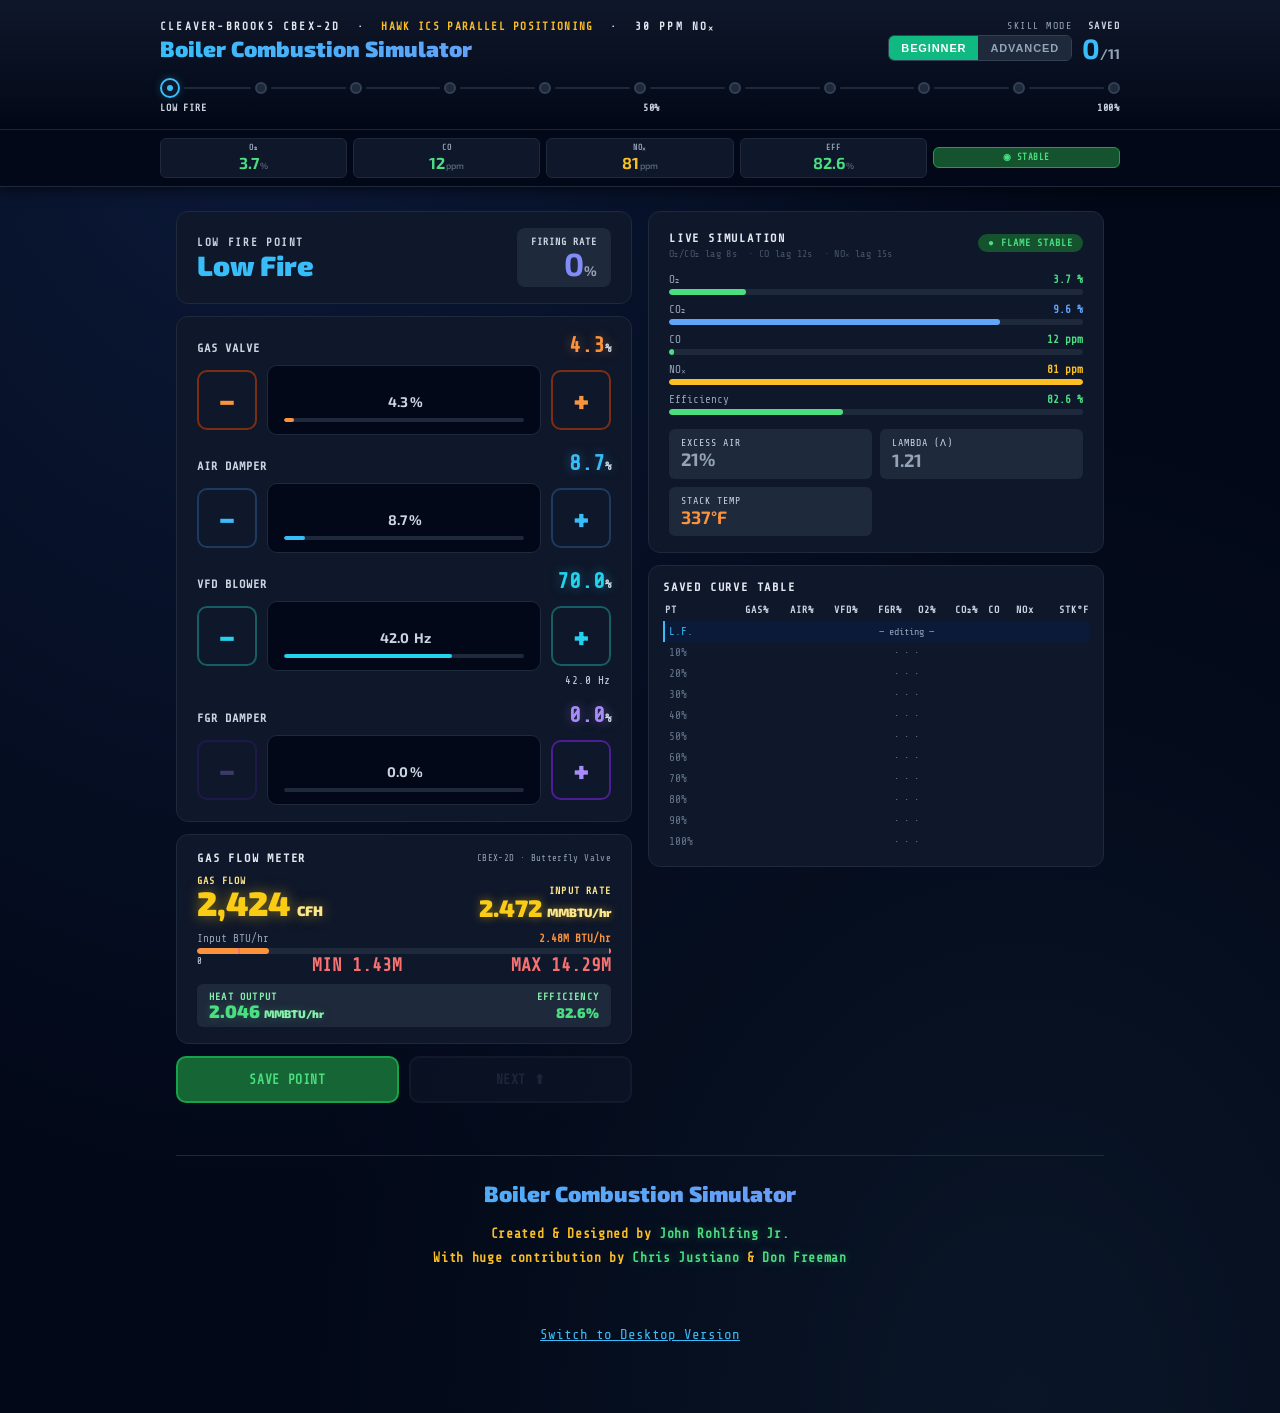
<file: mobile.html>
<!DOCTYPE html>
<html lang="en">
<head>
<meta charset="UTF-8" />
<meta name="viewport" content="width=device-width, initial-scale=1.0" />
<title>Boiler Combustion Simulator</title>
<link href="https://fonts.googleapis.com/css2?family=Share+Tech+Mono&family=Exo+2:wght@300;400;700;900&display=swap" rel="stylesheet" />
<link rel="stylesheet" href="sim.css" />
<style>
  /* ── Mobile layout: stepper buttons, sticky live-readings strip ── */

  /* Stepper buttons (Hawk ICS style ±0.2 increments) */
  .stepper-row { display: grid; grid-template-columns: 60px 1fr 60px; gap: 10px; align-items: center; margin-top: 8px; }
  .step-btn {
    -webkit-tap-highlight-color: transparent;
    user-select: none; -webkit-user-select: none;
    font-family: 'Exo 2', sans-serif; font-size: 28px; font-weight: 900;
    border: 2px solid; border-radius: 10px; padding: 14px 0;
    cursor: pointer; transition: transform 0.08s, background 0.15s, box-shadow 0.15s;
    background: #0f172a; text-align: center; line-height: 1;
  }
  .step-btn:active { transform: scale(0.92); }
  .step-btn:disabled { opacity: 0.3; cursor: not-allowed; }
  .step-btn.gas { color: #fb923c; border-color: #7c2d12; }
  .step-btn.gas:not(:disabled):active { background: #7c2d12; box-shadow: 0 0 16px #fb923c60 inset; }
  .step-btn.air { color: #38bdf8; border-color: #1e3a5f; }
  .step-btn.air:not(:disabled):active { background: #1e3a5f; box-shadow: 0 0 16px #38bdf860 inset; }
  .step-btn.vfd { color: #22d3ee; border-color: #155e63; }
  .step-btn.vfd:not(:disabled):active { background: #155e63; box-shadow: 0 0 16px #22d3ee60 inset; }
  .step-btn.fgr { color: #a78bfa; border-color: #4c1d95; }
  .step-btn.fgr:not(:disabled):active { background: #4c1d95; box-shadow: 0 0 16px #a78bfa60 inset; }

  .stepper-readout {
    background: #020817; border: 1px solid #1e293b; border-radius: 10px;
    padding: 12px 16px; text-align: center;
    font-family: 'Share Tech Mono', monospace;
  }
  .stepper-readout-val { font-size: 32px; font-weight: 700; line-height: 1; font-family: 'Exo 2', sans-serif; }
  .stepper-readout-val span { font-size: 14px; color: #cbd5e1; margin-left: 2px; }
  .stepper-readout-val.gas { color: #fb923c; }
  .stepper-readout-val.air { color: #38bdf8; }
  .stepper-readout-val.vfd { color: #22d3ee; }
  .stepper-readout-val.fgr { color: #a78bfa; }
  .stepper-bar { height: 4px; background: #1e293b; border-radius: 2px; margin-top: 8px; overflow: hidden; }
  .stepper-bar-fill { height: 100%; border-radius: 2px; transition: width 0.2s ease; }

  /* Sticky live readings strip (always visible while scrolling) */
  #liveStrip {
    position: sticky; top: 0; z-index: 60;
    background: #020817; border-bottom: 1px solid #1e293b;
    padding: 8px 12px;
    box-shadow: 0 4px 12px rgba(0,0,0,0.5);
  }
  .live-strip-inner {
    max-width: 960px; margin: 0 auto;
    display: grid; grid-template-columns: repeat(5, 1fr); gap: 6px;
    align-items: center;
  }
  .live-cell {
    background: #0f172a; border: 1px solid #1e293b; border-radius: 6px;
    padding: 5px 4px; text-align: center; min-width: 0;
  }
  .live-cell-label {
    font-size: 8px; color: #94a3b8; letter-spacing: 0.08em;
    text-transform: uppercase; font-weight: 600; line-height: 1;
  }
  .live-cell-val {
    font-family: 'Exo 2', sans-serif; font-size: 16px; font-weight: 700;
    line-height: 1.1; margin-top: 2px;
    white-space: nowrap; overflow: hidden; text-overflow: ellipsis;
  }
  .live-cell-unit { font-size: 9px; color: #64748b; font-weight: 500; margin-left: 1px; }
  .live-flame {
    background: #14532d; color: #4ade80;
    border: 1px solid #16a34a;
    font-size: 9px; font-weight: 700; letter-spacing: 0.06em;
    padding: 4px 2px; border-radius: 6px; text-align: center; line-height: 1.2;
  }
  .live-flame.unstable { background: #7f1d1d; color: #f87171; border-color: #dc2626; }
</style>
</head>
<body>

<!-- HEADER -->
<div id="header">
  <div class="header-inner">
    <div class="header-top">
      <div>
        <div class="header-subtitle">Cleaver-Brooks CBEX-2D &nbsp;·&nbsp; <span style="color:#fbbf24;letter-spacing:0.12em;">Hawk ICS Parallel Positioning</span> &nbsp;·&nbsp; 30 ppm NOₓ</div>
        <h1>Boiler Combustion Simulator</h1>
      </div>
      <div style="display:flex;gap:10px;align-items:flex-start;">
        <div class="skill-toggle">
          <div class="skill-toggle-label">Skill Mode</div>
          <div class="skill-toggle-btns">
            <button id="btnBeginner" class="skill-btn beginner active">BEGINNER</button>
            <button id="btnAdvanced" class="skill-btn advanced">ADVANCED</button>
          </div>
        </div>
        <div class="saved-count">
          <div class="saved-label">Saved</div>
          <div id="savedCountNum">0<span>/11</span></div>
        </div>
      </div>
    </div>
    <div class="progress-dots" id="progressDots"></div>
    <div class="progress-labels">
      <span>LOW FIRE</span><span>50%</span><span>100%</span>
    </div>
  </div>
</div>

<!-- STICKY LIVE READINGS STRIP -->
<div id="liveStrip">
  <div class="live-strip-inner">
    <div class="live-cell">
      <div class="live-cell-label">O₂</div>
      <div class="live-cell-val" id="stripO2" style="color:#4ade80">—<span class="live-cell-unit">%</span></div>
    </div>
    <div class="live-cell">
      <div class="live-cell-label">CO</div>
      <div class="live-cell-val" id="stripCO" style="color:#4ade80">—<span class="live-cell-unit">ppm</span></div>
    </div>
    <div class="live-cell">
      <div class="live-cell-label">NOₓ</div>
      <div class="live-cell-val" id="stripNOx" style="color:#4ade80">—<span class="live-cell-unit">ppm</span></div>
    </div>
    <div class="live-cell">
      <div class="live-cell-label">Eff</div>
      <div class="live-cell-val" id="stripEff" style="color:#4ade80">—<span class="live-cell-unit">%</span></div>
    </div>
    <div class="live-flame" id="stripFlame">◉ STABLE</div>
  </div>
</div>

<!-- MAIN -->
<div id="main">
  <div class="grid">

    <!-- LEFT -->
    <div>
      <!-- Point header -->
      <div class="card" id="pointCard">
        <div class="point-header">
          <div>
            <div class="point-meta-label" id="pointMetaLabel">Low Fire Point</div>
            <div class="point-name" id="pointName">Low Fire</div>
          </div>
          <div class="firing-box">
            <div class="firing-label">Firing Rate</div>
            <div class="firing-val"><span id="firingPct">0</span><span class="unit">%</span></div>
          </div>
        </div>
      </div>

      <!-- Tune Mode Toggle -->
      <div class="tune-toggle" id="tuneModeToggle">
        <button class="tune-toggle-btn rough active" id="btnRoughMode">⬆ ROUGH TUNE</button>
        <button class="tune-toggle-btn fine" id="btnFineMode">⬇ FINE TUNE</button>
      </div>
      <div class="fine-hint" id="fineHint" style="display:none"></div>

      <!-- Controls -->
      <div class="card">

        <!-- Gas Valve -->
        <div class="slider-wrap">
          <div class="slider-header">
            <span class="slider-label">Gas Valve</span>
            <span class="slider-val gas" id="gasVal">3.0<span>%</span></span>
          </div>
          <div class="stepper-row">
            <button class="step-btn gas" data-field="gas" data-delta="-0.2" aria-label="Gas down">−</button>
            <div class="stepper-readout">
              <div class="stepper-readout-val gas"><span id="gasBig">3.0</span><span>%</span></div>
              <div class="stepper-bar"><div class="stepper-bar-fill" id="gasBar" style="width:3%;background:#fb923c"></div></div>
            </div>
            <button class="step-btn gas" data-field="gas" data-delta="0.2" aria-label="Gas up">+</button>
          </div>
        </div>

        <!-- Air Damper -->
        <div class="slider-wrap">
          <div class="slider-header">
            <span class="slider-label">Air Damper</span>
            <span class="slider-val air" id="airVal">10.0<span>%</span></span>
          </div>
          <div class="stepper-row">
            <button class="step-btn air" data-field="air" data-delta="-0.2" aria-label="Air down">−</button>
            <div class="stepper-readout">
              <div class="stepper-readout-val air"><span id="airBig">10.0</span><span>%</span></div>
              <div class="stepper-bar"><div class="stepper-bar-fill" id="airBar" style="width:10%;background:#38bdf8"></div></div>
            </div>
            <button class="step-btn air" data-field="air" data-delta="0.2" aria-label="Air up">+</button>
          </div>
        </div>

        <!-- VFD Blower: 0-60 Hz, 60 Hz = motor rated speed -->
        <div class="slider-wrap">
          <div class="slider-header">
            <span class="slider-label">VFD Blower</span>
            <span class="slider-val vfd" id="vfdVal">70.0<span>%</span></span>
          </div>
          <div class="stepper-row">
            <button class="step-btn vfd" data-field="vfd" data-delta="-0.2" aria-label="VFD down">−</button>
            <div class="stepper-readout">
              <div class="stepper-readout-val vfd"><span id="vfdBig">42.0</span><span> Hz</span></div>
              <div class="stepper-bar"><div class="stepper-bar-fill" id="vfdBar" style="width:70%;background:#22d3ee"></div></div>
            </div>
            <button class="step-btn vfd" data-field="vfd" data-delta="0.2" aria-label="VFD up">+</button>
          </div>
          <div class="vfd-sub"><span id="vfdHz">42.0</span> Hz</div>
        </div>

        <!-- FGR Damper -->
        <div class="slider-wrap">
          <div class="slider-header">
            <span class="slider-label">FGR Damper</span>
            <span class="slider-val fgr" id="fgrVal">0.0<span>%</span></span>
          </div>
          <div class="stepper-row">
            <button class="step-btn fgr" data-field="fgr" data-delta="-0.2" aria-label="FGR down">−</button>
            <div class="stepper-readout">
              <div class="stepper-readout-val fgr"><span id="fgrBig">0.0</span><span>%</span></div>
              <div class="stepper-bar"><div class="stepper-bar-fill" id="fgrBar" style="width:0%;background:#a78bfa"></div></div>
            </div>
            <button class="step-btn fgr" data-field="fgr" data-delta="0.2" aria-label="FGR up">+</button>
          </div>
        </div>

      </div>

      <!-- Gas Flow Meter -->
      <div class="card" id="flowCard">
        <div class="sim-header tight">
          <span class="sim-title">Gas Flow Meter</span>
          <span class="sim-sub">CBEX-2D · Butterfly Valve</span>
        </div>
        <div class="flow-top">
          <div>
            <div class="flow-label">Gas Flow</div>
            <div class="flow-cfh" id="cfhDisplay">0 <span>CFH</span></div>
          </div>
          <div style="text-align:right;">
            <div class="flow-label">Input Rate</div>
            <div class="flow-mmbtu" id="mmbtuDisplay">0.000 <span>MMBTU/hr</span></div>
          </div>
        </div>
        <div class="gauge-wrap">
          <div class="gauge-header">
            <span>Input BTU/hr</span>
            <span class="gauge-val" id="btuInVal" style="color:#fb923c">0</span>
          </div>
          <div class="gauge-track marked">
            <div class="gauge-fill" id="btuInBar" style="width:0%;background:#fb923c"></div>
            <div class="gauge-marker" style="left:10%" title="Min Fire"></div>
            <div class="gauge-marker" style="left:100%;transform:translateX(-2px)" title="Max Fire"></div>
          </div>
          <div class="flow-scale">
            <span>0</span>
            <span class="limit heat-output-size">MIN 1.43M</span>
            <span class="limit heat-output-size">MAX 14.29M</span>
          </div>
        </div>
        <div class="heat-row">
          <div>
            <div class="heat-label">Heat Output</div>
            <div class="heat-val glow heat-output-size" id="btuOutDisplay">0.000 <span class="unit">MMBTU/hr</span></div>
          </div>
          <div style="text-align:right;">
            <div class="heat-label">Efficiency</div>
            <div class="heat-val heat-output-size" id="btuOutEffDisplay">—</div>
          </div>
        </div>
      </div>

      <!-- Validation -->
      <div class="validation-box" id="validationBox" style="display:none"></div>

      <!-- Save / Next -->
      <div class="btn-row">
        <button class="btn btn-save" id="btnSave">SAVE POINT</button>
        <button class="btn btn-next" id="btnNext" disabled>NEXT →</button>
      </div>

      <!-- Back / Export -->
      <div class="btn-row2">
        <button class="btn-back" id="btnBack" style="display:none">← BACK</button>
        <button class="btn-export" id="btnExport" style="display:none">EXPORT L5X</button>
      </div>
    </div>

    <!-- RIGHT -->
    <div>
      <!-- Live sim -->
      <div class="card" id="simCard">
        <div class="sim-header">
          <div>
            <span class="sim-title">Live Simulation</span>
            <div class="lag-display" id="lagDisplay"></div>
          </div>
          <span class="flame-badge flame-stable" id="flameBadge">● FLAME STABLE</span>
        </div>
        <div class="gauge-wrap">
          <div class="gauge-header"><span>O₂</span><span class="gauge-val" id="o2Val" style="color:#4ade80">—</span></div>
          <div class="gauge-track"><div class="gauge-fill" id="o2Bar" style="width:0%;background:#4ade80"></div></div>
        </div>
        <div class="gauge-wrap">
          <div class="gauge-header"><span>CO₂</span><span class="gauge-val" id="co2Val" style="color:#60a5fa">—</span></div>
          <div class="gauge-track"><div class="gauge-fill" id="co2Bar" style="width:0%;background:#60a5fa"></div></div>
        </div>
        <div class="gauge-wrap">
          <div class="gauge-header"><span>CO</span><span class="gauge-val" id="coVal" style="color:#4ade80">—</span></div>
          <div class="gauge-track"><div class="gauge-fill" id="coBar" style="width:0%;background:#4ade80"></div></div>
        </div>
        <div class="gauge-wrap">
          <div class="gauge-header"><span>NOₓ</span><span class="gauge-val" id="noxVal" style="color:#4ade80">—</span></div>
          <div class="gauge-track"><div class="gauge-fill" id="noxBar" style="width:0%;background:#4ade80"></div></div>
        </div>
        <div class="gauge-wrap">
          <div class="gauge-header"><span>Efficiency</span><span class="gauge-val" id="effVal" style="color:#4ade80">—</span></div>
          <div class="gauge-track"><div class="gauge-fill" id="effBar" style="width:0%;background:#4ade80"></div></div>
        </div>
        <div class="hint-box" id="coHint" style="display:none"></div>
        <div class="hint-box" id="noxTarget" style="display:none"></div>
        <div class="stat-grid">
          <div class="stat-box"><div class="stat-label">Excess Air</div><div class="stat-val" id="eaVal">—</div></div>
          <div class="stat-box"><div class="stat-label">Lambda (λ)</div><div class="stat-val" id="lambdaVal">—</div></div>
          <div class="stat-box"><div class="stat-label">Stack Temp</div><div class="stat-val stack" id="stackTempVal">—</div></div>
        </div>
      </div>

      <!-- Curve table -->
      <div class="table-card">
        <div class="table-title">Saved Curve Table</div>
        <table>
          <thead>
            <tr>
              <th style="text-align:left">PT</th>
              <th>GAS%</th><th>AIR%</th><th>VFD%</th><th>FGR%</th>
              <th>O2%</th><th>CO₂%</th><th>CO</th><th>NOx</th><th>STK°F</th>
            </tr>
          </thead>
          <tbody id="curveTable"></tbody>
        </table>
      </div>
    </div>

  </div>
</div>

<!-- FLAMEOUT OVERLAY -->
<div id="flameoutOverlay">
  <div class="flameout-box">
    <div class="flameout-icon">🔥</div>
    <div class="flameout-title">FLAMEOUT</div>
    <div class="flameout-sub">CB NOx 30 ppm — Burner Lockout</div>
    <div id="flameoutReason"></div>
    <div class="flameout-note">All tuning points cleared. Return to low fire procedure.</div>
    <button id="btnRelight">🔆 RELIGHT</button>
  </div>
</div>

<!-- FOOTER -->
<div class="footer">
  <div class="footer-inner">
    <div class="footer-title">Boiler Combustion Simulator</div>
    <div class="footer-credits">
      Created &amp; Designed by <span class="name">John Rohlfing Jr.</span><br/>
      With huge contribution by <span class="name">Chris Justiano</span> &amp; <span class="name">Don Freeman</span>
    </div>
  </div>
</div>
<div class="switch-link"><a href="desktop.html">Switch to Desktop Version</a></div>

<script src="sim.js"></script>
<script>
// ─── MOBILE CONTROLS: ± stepper buttons ─────────────────────────────────────
// Single tap = one step (data-delta). Press-and-hold = auto-repeat after
// 400 ms, then every 80 ms.
const FIELDS   = ['gas', 'air', 'vfd', 'fgr'];
const stepBtns = Array.from(document.querySelectorAll('.step-btn'));

function stepField(field, delta) {
  const newVal = Math.max(0, Math.min(CONTROL_MAX[field], Math.round((currentPt[field] + delta) * 10) / 10));
  if (newVal === currentPt[field]) return;
  setControl(field, newVal);
}

stepBtns.forEach(btn => {
  const field = btn.dataset.field;
  const delta = parseFloat(btn.dataset.delta);
  let holdTimer = null, repeatTimer = null;

  const stop = () => {
    if (holdTimer)   { clearTimeout(holdTimer);    holdTimer = null; }
    if (repeatTimer) { clearInterval(repeatTimer); repeatTimer = null; }
  };
  const start = (e) => {
    if (btn.disabled) return;
    e.preventDefault();
    stepField(field, delta);
    holdTimer = setTimeout(() => {
      repeatTimer = setInterval(() => {
        if (btn.disabled) { stop(); return; }
        stepField(field, delta);
      }, 80);
    }, 400);
  };

  btn.addEventListener('touchstart',  start, { passive: false });
  btn.addEventListener('touchend',    stop);
  btn.addEventListener('touchcancel', stop);
  btn.addEventListener('mousedown',   start);
  btn.addEventListener('mouseup',     stop);
  btn.addEventListener('mouseleave',  stop);
});

startSim({
  renderControls(pt) {
    for (const f of FIELDS) {
      document.getElementById(f + 'Big').textContent = pt[f].toFixed(1);
      document.getElementById(f + 'Bar').style.width = (pt[f] / CONTROL_MAX[f] * 100) + '%';
    }
    // Disable stepper buttons at range limits
    stepBtns.forEach(btn => {
      const f = btn.dataset.field, d = parseFloat(btn.dataset.delta);
      btn.disabled = (d < 0 && pt[f] <= 0) || (d > 0 && pt[f] >= CONTROL_MAX[f]);
    });
  },
  renderReadings(r) {
    const set = (id, text, color) => {
      const e = document.getElementById(id);
      e.innerHTML = text; e.style.color = color;
    };
    set('stripO2',  r.o2.toFixed(1) + '<span class="live-cell-unit">%</span>',   gaugeColor('o2',  r.o2));
    set('stripCO',  r.co + '<span class="live-cell-unit">ppm</span>',            gaugeColor('co',  r.co));
    set('stripNOx', r.nox + '<span class="live-cell-unit">ppm</span>',           gaugeColor('nox', r.nox));
    set('stripEff', r.sim.eff.toFixed(1) + '<span class="live-cell-unit">%</span>', gaugeColor('eff', r.sim.eff));
    const flame = document.getElementById('stripFlame');
    flame.textContent = r.stable ? '◉ STABLE' : (r.imminent ? '⚠ IMMINENT' : '⚠ UNSTABLE');
    flame.className   = 'live-flame' + (r.stable ? '' : ' unstable');
  },
});
</script>
</body>
</html>
</file>
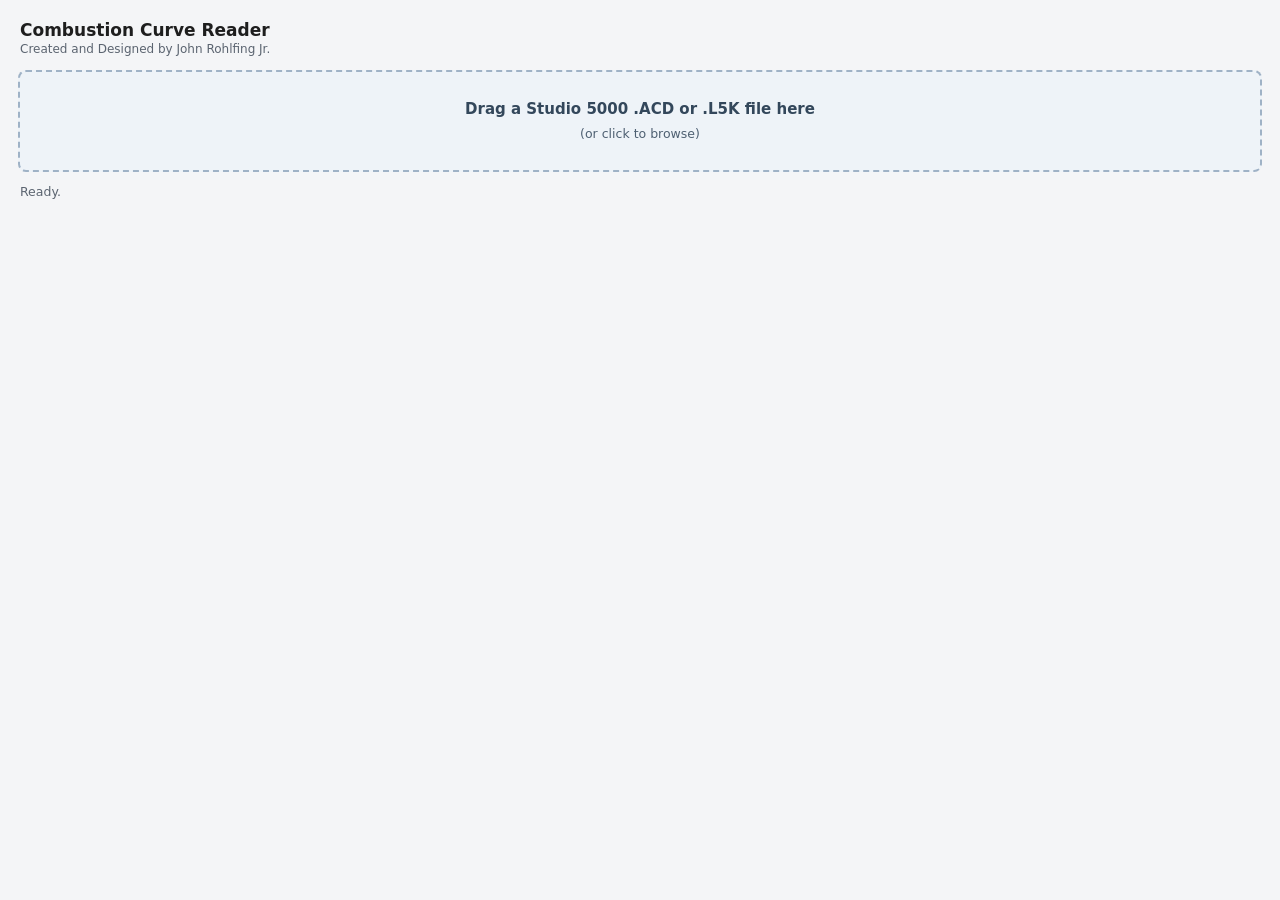
<file: curve script - acd/Fuel Curve Reader.html>
<!DOCTYPE html>
<html lang="en">
<head>
<meta charset="utf-8">
<meta name="viewport" content="width=device-width, initial-scale=1">
<title>Combustion Curve Reader</title>
<style>
  :root{
    --winbg:#f4f5f7; --ink:#1e1e1e; --drop-bg:#eef3f8; --drop-fg:#33475b;
    --drop-border:#9fb2c6; --section:#e8eef5; --fuel:#d5e3d5; --colhdr:#eef1f4;
    --notes:#fbfbf7; --line:#d3d6db; --muted:#5b6470; --accent:#2f6f4f;
  }
  *{box-sizing:border-box;}
  body{margin:0;background:var(--winbg);color:var(--ink);
       font-family:"Segoe UI",system-ui,Arial,sans-serif;padding:18px;}
  h1{font-size:17px;margin:2px 2px 2px;}
  .byline{color:var(--muted);font-size:12px;margin:0 2px 14px;}
  .drop{border:2px dashed var(--drop-border);background:var(--drop-bg);color:var(--drop-fg);
        text-align:center;border-radius:8px;padding:26px 12px;line-height:1.55;
        font-size:14px;cursor:pointer;transition:background .15s,border-color .15s;}
  .drop:hover{background:#e4edf6;}
  .drop.over{background:#dcecff;border-color:#3a7bd5;}
  .drop .big{font-size:15px;font-weight:600;}
  .drop .sub{font-size:12.5px;opacity:.85;margin-top:3px;}
  .status{color:var(--muted);font-size:12.5px;margin:12px 2px 6px;min-height:1.2em;}
  #tables{display:flex;flex-direction:column;gap:20px;}
  .fueltable{border:1px solid var(--line);border-radius:6px;overflow:hidden;
             background:#fff;box-shadow:0 1px 3px rgba(0,0,0,.06);}
  .banner{background:var(--fuel);font-weight:700;font-size:13.5px;padding:8px 14px;}
  table{border-collapse:collapse;width:100%;font-size:12.5px;}
  th,td{padding:4px 10px;text-align:center;white-space:nowrap;border-bottom:1px solid #eee;}
  th{background:var(--colhdr);color:#2b3a4a;font-weight:700;}
  td.lbl,th.lbl{width:66px;color:#333;font-weight:600;background:#fafafa;}
  th.air,td.air{min-width:120px;}
  tr.section td{background:var(--section);}
  tr:last-child td{border-bottom:none;}
  .notes{background:var(--notes);border:1px solid #ececdf;border-radius:6px;
         margin-top:16px;padding:10px 13px;font-size:12.5px;color:#3a3a2f;line-height:1.7;
         text-align:center;}
  .hint{color:var(--muted);font-size:12px;margin-top:14px;}
  input[type=file]{display:none;}
  @media (prefers-color-scheme: dark){
    :root{--winbg:#20242b;--ink:#e7e9ec;--drop-bg:#263041;--drop-fg:#cfe0f2;
          --drop-border:#4a5a6e;--section:#2a333f;--fuel:#2f4638;--colhdr:#2b333d;
          --notes:#2a2a24;--line:#3a4048;--muted:#9aa4b1;}
    .drop:hover{background:#2c384a;} .drop.over{background:#31445e;}
    .fueltable{background:#242932;box-shadow:none;}
    th,td{border-bottom-color:#333a43;}
    td.lbl,th.lbl{background:#20252c;color:#cdd3da;}
    .notes{border-color:#3a3a2f;color:#d8d8c8;}
  }
</style>
</head>
<body>
  <h1>Combustion Curve Reader</h1>
  <div class="byline">Created and Designed by John Rohlfing Jr.</div>

  <div id="drop" class="drop">
    <div class="big">Drag a Studio 5000 <b>.ACD</b> or <b>.L5K</b> file here</div>
    <div class="sub">(or click to browse)</div>
  </div>
  <input type="file" id="file" accept=".ACD,.acd,.L5K,.l5k,.txt">

  <div id="status" class="status">Ready.</div>
  <div id="tables"></div>
  <div id="notes"></div>

<script>
/* ---- L5K multi-fuel parsing (matches fuel_curves.py) ------------------- */
const COLUMN_SUFFIX = { "Air":"Air", "Fuel Act1":"A1", "FGR":"FGR", "VFD":"VFD", "O2":"O2" };
const ROW_LABELS = ["purge","LtOff","1","2","3","4","5","6","7","8","9","10","11","12","13","14","15","16"];

function escapeRe(s){ return s.replace(/[.*+?^${}()|[\]\\]/g, "\\$&"); }

function fmt(raw){
  if(raw===null || raw===undefined || raw==="") return "";
  const num = parseFloat(raw);
  if(isNaN(num)) return String(raw);
  let r = Math.round(num*10)/10;
  if(r===0) return "0";
  if(Number.isInteger(r)) return String(r);
  return r.toFixed(1);
}

function parseInitializer(text){
  let i=0; const n=text.length;
  const skipws=()=>{ while(i<n && " \t\r\n".indexOf(text[i])>=0) i++; };
  function parseValue(){
    skipws(); const c=text[i];
    if(c==="[") return parseList();
    if(c==="'") return parseString();
    return parseScalar();
  }
  function parseList(){
    i++; const items=[]; skipws();
    if(i<n && text[i]==="]"){ i++; return items; }
    while(i<n){
      items.push(parseValue()); skipws();
      if(i<n && text[i]===","){ i++; continue; }
      if(i<n && text[i]==="]"){ i++; break; }
      break;
    }
    return items;
  }
  function parseString(){
    i++; let s="";
    while(i<n){
      if(text[i]==="$"){ i+=2; continue; }
      if(text[i]==="'"){ i++; break; }
      s+=text[i]; i++;
    }
    return s;
  }
  function parseScalar(){
    let start=i;
    while(i<n && ",[]' \t\r\n".indexOf(text[i])<0) i++;
    return text.slice(start,i);
  }
  return parseValue();
}

function extractBalanced(txt, tagName, type){
  const re = new RegExp("\\b"+escapeRe(tagName)+"\\s*:\\s*"+type+"\\s*:=");
  const m = re.exec(txt); if(!m) return null;
  let i = m.index + m[0].length; const n = txt.length;
  while(i<n && txt[i]!=="[") i++;
  const start=i; let depth=0, inStr=false;
  while(i<n){
    const c=txt[i];
    if(inStr){ if(c==="$"){i+=2;continue;} if(c==="'") inStr=false; }
    else if(c==="'") inStr=true;
    else if(c==="[") depth++;
    else if(c==="]"){ depth--; if(depth===0) return txt.slice(start, i+1); }
    i++;
  }
  return null;
}

function isNumericList(x, len){
  if(!Array.isArray(x)) return false;
  if(len!==undefined && x.length!==len) return false;
  return x.every(e => typeof e==="string" && /^-?[\d.]/.test(e));
}

function parseArrayMgmt(txt, tag){
  const raw = extractBalanced(txt, tag, "FA_DataMgmt");
  if(raw===null) return {found:false};
  const parsed = parseInitializer(raw);
  if(!Array.isArray(parsed)) return {found:false};
  let ci=-1;
  for(let k=0;k<parsed.length;k++){ if(isNumericList(parsed[k],16)){ ci=k; break; } }
  if(ci<0) return {found:false};
  return {
    found:true,
    curve: parsed[ci].slice(),
    purge: (ci>=2 && isNumericList(parsed[ci-2])) ? parsed[ci-2][0] : null,
    lightoff: (ci>=1 && isNumericList(parsed[ci-1])) ? parsed[ci-1][0] : null
  };
}

function o2TrimEnabled(txt){
  const raw = extractBalanced(txt, "DesiredO2", "FuelAirCurveData");
  if(raw===null) return false;
  const parsed = parseInitializer(raw);
  if(!Array.isArray(parsed) || parsed.length===0) return false;
  const cfg = parsed[parsed.length-1];
  if(!Array.isArray(cfg) || cfg.length===0) return false;
  const packed = parseInt(parseFloat(cfg[0]));
  return ((packed>>3)&1)===1;
}

function fuelTypeNames(txt){
  const names={};
  const m = /FuelTypeNames\s*:\s*String_20\[\d+\]\s*\(/.exec(txt);
  if(!m) return names;
  const j = txt.indexOf(") :=", m.index); if(j<0) return names;
  const block = txt.slice(j, txt.indexOf(";", j));
  const re = /\[\s*\d+\s*,\s*'([^']*)'/g; let mm, idx=0;
  while((mm=re.exec(block))!==null){ names[idx]= mm[1].split("$00")[0].trim(); idx++; }
  return names;
}

function extractMultiFuel(txt){
  const tn = fuelTypeNames(txt);
  const o2en = o2TrimEnabled(txt);
  const fuels=[];
  for(const num of [1,2]){
    const cols={};
    for(const col in COLUMN_SUFFIX) cols[col] = parseArrayMgmt(txt, "ArrayMgmt_F"+num+COLUMN_SUFFIX[col]);
    fuels.push({number:num, name: tn[num-1] || ("Fuel "+num), cols});
  }
  return {o2en, fuels, controller: (txt.match(/CONTROLLER\s+(\w+)/)||[])[1] || "" };
}

function cell(col, label, cc){
  if(!cc || !cc.found) return "";
  if(label==="purge"){ return (col==="Fuel Act1"||col==="O2") ? "" : fmt(cc.purge); }
  if(label==="LtOff"){ return (col==="O2") ? "" : fmt(cc.lightoff); }
  const i = parseInt(label)-1;
  return fmt((i>=0 && i<cc.curve.length) ? cc.curve[i] : null);
}

/* ---- rendering -------------------------------------------------------- */
function render(data, filename){
  const columns = ["Air","Fuel Act1","FGR","VFD"];
  if(data.o2en) columns.push("O2");

  const wrap = document.getElementById("tables");
  wrap.innerHTML = "";
  for(const fuel of data.fuels){
    const box = document.createElement("div");
    box.className = "fueltable";

    const banner = document.createElement("div");
    banner.className = "banner";
    banner.textContent = "Fuel " + fuel.number + " — " + fuel.name;
    box.appendChild(banner);

    const tbl = document.createElement("table");
    let html = "<tr><th class='lbl'></th>";
    columns.forEach((c,idx)=>{ html += "<th class='"+(idx===0?"air":"")+"'>"+c+"</th>"; });
    html += "</tr>";
    for(const label of ROW_LABELS){
      const sect = (label==="purge"||label==="LtOff") ? " class='section'" : "";
      html += "<tr"+sect+"><td class='lbl'>"+label+"</td>";
      columns.forEach((c,idx)=>{ html += "<td class='"+(idx===0?"air":"")+"'>"+cell(c,label,fuel.cols[c])+"</td>"; });
      html += "</tr>";
    }
    tbl.innerHTML = html;
    box.appendChild(tbl);
    wrap.appendChild(box);
  }

  document.getElementById("status").textContent =
    filename + (data.controller ? "  •  controller: " + data.controller : "") + "  •  both fuels";

  const o2note = data.o2en
    ? "O2 trim is enabled (DesiredO2.Cfg.O2Curve = 1) — O2 column shown."
    : "O2 trim is disabled (DesiredO2.Cfg.O2Curve = 0) — O2 column omitted.";
  document.getElementById("notes").className = "notes";
  document.getElementById("notes").innerHTML = "• " + o2note;
}

/* ---- ACD reading (binary) --------------------------------------------- */
async function gunzip(u8){
  const ds = new DecompressionStream("gzip");
  const ab = await new Response(new Blob([u8]).stream().pipeThrough(ds)).arrayBuffer();
  return new Uint8Array(ab);
}
const _u16=(dv,o)=>dv.getUint16(o,true), _u32=(dv,o)=>dv.getUint32(o,true);
const _i32=(dv,o)=>dv.getInt32(o,true), _f32=(dv,o)=>dv.getFloat32(o,true);

function acdFindStream(u8, wanted){
  const dv=new DataView(u8.buffer,u8.byteOffset,u8.byteLength);
  const size=u8.length, noFiles=_u32(dv,size-8);
  let p=size-noFiles*528-8;
  for(let k=0;k<noFiles;k++){
    let name="",q=p; while(true){const c=_u16(dv,q);q+=2;if(c===0)break;name+=String.fromCharCode(c);}
    const flen=_u32(dv,p+520), foff=_u32(dv,p+524);
    if(name===wanted) return u8.subarray(foff,foff+flen);
    p+=528;
  }
  return null;
}
// The comps record header shrank by 4 bytes between older (V20) and newer
// (V35) ACDs, so the tag name sits at a different offset from the record
// marker. In BOTH layouts object_id = name-8 and parent_id = name-4, so we
// only detect the name offset (extra candidates cover other versions).
const _NAME_OFFSETS=[30,26,34,38,22];
function _readName(dv,nameAbs){
  let name="",q=nameAbs,end=nameAbs+124;
  while(q<end){const c=_u16(dv,q);q+=2;if(c===0)break;name+=String.fromCharCode(c);}
  return name;
}
function _walkStart(dv){ const prr=_u32(dv,_u32(dv,12)+18); return prr+_u32(dv,prr+2); }
function _detectNameOffset(u8,dv,start,no){
  let best=30,bestScore=-1;
  for(const off of _NAME_OFFSETS){
    let p=start,ok=0,seen=0;
    for(let count=0;count<no&&seen<400&&p+off+4<u8.length;count++){
      const outer=_u32(dv,p+2); if(outer<10||p+outer>u8.length+8) break;
      if(_u16(dv,p)===0xfafa){seen++; const c0=u8[p+off];
        if(u8[p+off+1]===0 && ((c0>=65&&c0<=90)||(c0>=97&&c0<=122)||c0===36||c0===95)) ok++;}
      p+=outer;
    }
    if(seen>10 && ok>bestScore){bestScore=ok;best=off;}
  }
  return best;
}
function acdWalkComps(u8){
  const dv=new DataView(u8.buffer,u8.byteOffset,u8.byteLength);
  const no=_u32(dv,20), start=_walkStart(dv);
  const nameOff=_detectNameOffset(u8,dv,start,no);
  const comps={}, byId={};
  let p=start, count=0;
  while(count<no && p+6<=u8.length){
    const id=_u16(dv,p), outer=_u32(dv,p+2);
    if(outer<10 || p+outer>u8.length+8) break;
    if(id===0xfafa && p+nameOff+124<=u8.length){
      const nameAbs=p+nameOff;
      const object_id=_u32(dv,nameAbs-8), parent_id=_u32(dv,nameAbs-4);
      const name=_readName(dv,nameAbs);
      const buffer=u8.subarray(nameAbs+124, p+outer);
      comps[name]={object_id,parent_id,buffer}; byId[object_id]={name,parent_id,buffer};
    }
    p+=outer; count++;
  }
  return {comps, byId};
}
function _decodeDesired(buf){
  const dv=new DataView(buf.buffer,buf.byteOffset,buf.byteLength);
  for(let off=0; off<buf.length-136; off++){
    const ln=_u32(dv,off); if(ln<1||ln>20) continue;
    let ok=true; for(let k=0;k<ln;k++){const c=buf[off+4+k]; if(c<32||c>=127){ok=false;break;}}
    if(!ok) continue;
    const c0=buf[off+4]; if(!((c0>=65&&c0<=90)||(c0>=97&&c0<=122))) continue;
    const curve=[]; let good=true;
    for(let k=0;k<16;k++){const v=_f32(dv,off+32+4*k); if(!(isFinite(v)&&v>-1e5&&v<1e5)){good=false;break;} curve.push(v);}
    if(!good) continue;
    return {purge:_f32(dv,off+24), lightoff:_f32(dv,off+28), curve, cfg:_i32(dv,off+132)};
  }
  return null;
}
function _decodeArray(buf){
  const dv=new DataView(buf.buffer,buf.byteOffset,buf.byteLength);
  let best=null, bs=-1;
  for(let i=16;i<buf.length-128;i++){
    const c0=_f32(dv,i); if(!(isFinite(c0)&&Math.abs(c0)>0.05)) continue;
    const c1=[]; let good=true;
    for(let k=0;k<16;k++){const v=_f32(dv,i+4*k); if(!(isFinite(v)&&v>-1e5&&v<1e5)){good=false;break;} c1.push(v);}
    if(!good) continue;
    let dbl=true; for(let k=0;k<16;k++){if(Math.abs(c1[k]-_f32(dv,i+64+4*k))>=1e-3){dbl=false;break;}}
    if(!dbl) continue;
    const p0=_f32(dv,i-16),p1=_f32(dv,i-12),l0=_f32(dv,i-8),l1=_f32(dv,i-4);
    if(!(Math.abs(p0-p1)<1e-3 && Math.abs(l0-l1)<1e-3)) continue;
    let score=0; for(const x of c1) if(Math.abs(x)>0.1) score++;
    if(score>bs){bs=score; best={purge:p0, lightoff:l0, curve:c1};}
  }
  return best;
}
async function extractMultiFuelACD(u8){
  let compsDat = acdFindStream(u8, "Comps.Dat");
  if(!compsDat) throw new Error("Comps.Dat not found — not a valid ACD?");
  if(compsDat[0]===0x1f && compsDat[1]===0x8b) compsDat = await gunzip(compsDat);
  const {comps, byId} = acdWalkComps(compsDat);
  const refsOf = tag => {
    const d=comps[tag]; if(!d) return [];
    const dv=new DataView(d.buffer.buffer,d.buffer.byteOffset,d.buffer.byteLength);
    const out=[], seen=new Set();
    for(let o=0;o<d.buffer.length-4;o++){const oid=_u32(dv,o); if(byId[oid]&&!seen.has(oid)){seen.add(oid);out.push(oid);}}
    return out;
  };
  let vp=null, o2dec=null;
  for(const oid of refsOf("DesiredO2")){
    const dec=_decodeDesired(byId[oid].buffer);
    if(dec && Math.abs(dec.curve[0])>0.01){ vp=byId[oid].parent_id; o2dec=dec; break; }
  }
  const o2en = !!(o2dec && ((o2dec.cfg>>3)&1));
  const valueRec = tag => {
    for(const oid of refsOf(tag)) if(vp===null || byId[oid].parent_id===vp) return byId[oid].buffer;
    return null;
  };
  let names=[]; const ftn=valueRec("FuelTypeNames");
  if(ftn){
    const txt=Array.from(ftn).map(c=>(c>=32&&c<127)?String.fromCharCode(c):"\n").join("");
    for(const m of txt.matchAll(/[A-Za-z0-9#][A-Za-z0-9 #]{2,19}/g)) names.push(m[0]);
  }
  const fuels=[];
  for(const n of [1,2]){
    const cols={};
    for(const col in COLUMN_SUFFIX){
      const rec=valueRec("ArrayMgmt_F"+n+COLUMN_SUFFIX[col]);
      const dec=rec?_decodeArray(rec):null;
      cols[col]= dec ? {found:true, purge:dec.purge, lightoff:dec.lightoff, curve:dec.curve} : {found:false};
    }
    fuels.push({number:n, name: names[n-1] || ("Fuel "+n), cols});
  }
  return {o2en, fuels, controller: (comps["Controller"]&&comps["Controller"].name)||"" };
}

/* ---- file intake ------------------------------------------------------ */
function loadFile(file){
  const status = document.getElementById("status");
  const isAcd = /\.acd$/i.test(file.name);
  const reader = new FileReader();
  reader.onerror = () => { status.textContent = "Could not read the file."; };

  if(isAcd){
    status.textContent = "Decrypting ACD…  (this takes a moment)";
    reader.onload = async e => {
      try{
        const data = await extractMultiFuelACD(new Uint8Array(e.target.result));
        if(!data.fuels.some(f=>Object.values(f.cols).some(c=>c.found))){
          document.getElementById("tables").innerHTML = "";
          document.getElementById("notes").innerHTML = "";
          status.textContent = "Current boiler is configured with linkage, not actuators.  No curve stored";
          return;
        }
        render(data, file.name);
      }catch(err){
        status.textContent = "Could not read ACD: " + err.message;
      }
    };
    reader.readAsArrayBuffer(file);
    return;
  }

  status.textContent = "Reading " + file.name + " …";
  reader.onload = e => {
    try{
      const data = extractMultiFuel(e.target.result);
      if(!data.fuels.some(f=>Object.values(f.cols).some(c=>c.found))){
        status.textContent = "No ArrayMgmt_F* curve tags found — is this the right L5K export?";
        return;
      }
      render(data, file.name);
    }catch(err){
      status.textContent = "Could not parse file: " + err.message;
    }
  };
  reader.readAsText(file);
}

const drop = document.getElementById("drop");
const fileInput = document.getElementById("file");
drop.addEventListener("click", ()=> fileInput.click());
fileInput.addEventListener("change", e=>{ if(e.target.files[0]) loadFile(e.target.files[0]); });
["dragenter","dragover"].forEach(ev => drop.addEventListener(ev, e=>{ e.preventDefault(); drop.classList.add("over"); }));
["dragleave","drop"].forEach(ev => drop.addEventListener(ev, e=>{ e.preventDefault(); drop.classList.remove("over"); }));
drop.addEventListener("drop", e=>{ if(e.dataTransfer.files[0]) loadFile(e.dataTransfer.files[0]); });
window.addEventListener("dragover", e=>e.preventDefault());
window.addEventListener("drop", e=>e.preventDefault());
</script>
</body>
</html>
</file>
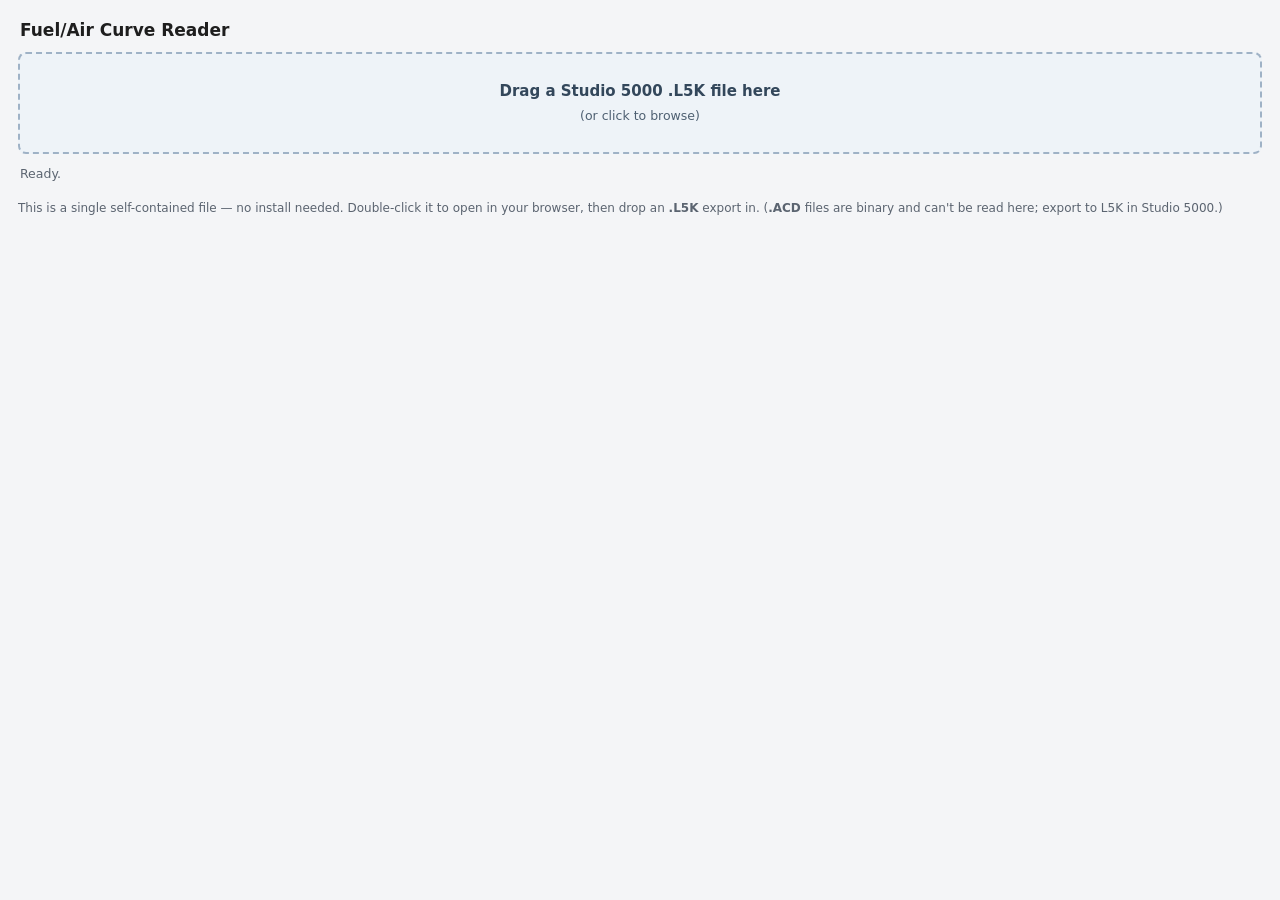
<file: curve script - multi-fuel/Fuel Curve Reader.html>
<!DOCTYPE html>
<html lang="en">
<head>
<meta charset="utf-8">
<meta name="viewport" content="width=device-width, initial-scale=1">
<title>Fuel/Air Curve Reader</title>
<style>
  :root{
    --winbg:#f4f5f7; --ink:#1e1e1e; --drop-bg:#eef3f8; --drop-fg:#33475b;
    --drop-border:#9fb2c6; --section:#e8eef5; --fuel:#d5e3d5; --colhdr:#eef1f4;
    --notes:#fbfbf7; --line:#d3d6db; --muted:#5b6470; --accent:#2f6f4f;
  }
  *{box-sizing:border-box;}
  body{margin:0;background:var(--winbg);color:var(--ink);
       font-family:"Segoe UI",system-ui,Arial,sans-serif;padding:18px;}
  h1{font-size:17px;margin:2px 2px 12px;}
  .drop{border:2px dashed var(--drop-border);background:var(--drop-bg);color:var(--drop-fg);
        text-align:center;border-radius:8px;padding:26px 12px;line-height:1.55;
        font-size:14px;cursor:pointer;transition:background .15s,border-color .15s;}
  .drop:hover{background:#e4edf6;}
  .drop.over{background:#dcecff;border-color:#3a7bd5;}
  .drop .big{font-size:15px;font-weight:600;}
  .drop .sub{font-size:12.5px;opacity:.85;margin-top:3px;}
  .status{color:var(--muted);font-size:12.5px;margin:12px 2px 6px;min-height:1.2em;}
  #tables{display:flex;flex-direction:column;gap:20px;}
  .fueltable{border:1px solid var(--line);border-radius:6px;overflow:hidden;
             background:#fff;box-shadow:0 1px 3px rgba(0,0,0,.06);}
  .banner{background:var(--fuel);font-weight:700;font-size:13.5px;padding:8px 14px;}
  table{border-collapse:collapse;width:100%;font-size:12.5px;}
  th,td{padding:4px 10px;text-align:center;white-space:nowrap;border-bottom:1px solid #eee;}
  th{background:var(--colhdr);color:#2b3a4a;font-weight:700;}
  td.lbl,th.lbl{width:66px;color:#333;font-weight:600;background:#fafafa;}
  th.air,td.air{min-width:120px;}
  tr.section td{background:var(--section);}
  tr:last-child td{border-bottom:none;}
  .notes{background:var(--notes);border:1px solid #ececdf;border-radius:6px;
         margin-top:16px;padding:10px 13px;font-size:12.5px;color:#3a3a2f;line-height:1.7;}
  .hint{color:var(--muted);font-size:12px;margin-top:14px;}
  input[type=file]{display:none;}
  @media (prefers-color-scheme: dark){
    :root{--winbg:#20242b;--ink:#e7e9ec;--drop-bg:#263041;--drop-fg:#cfe0f2;
          --drop-border:#4a5a6e;--section:#2a333f;--fuel:#2f4638;--colhdr:#2b333d;
          --notes:#2a2a24;--line:#3a4048;--muted:#9aa4b1;}
    .drop:hover{background:#2c384a;} .drop.over{background:#31445e;}
    .fueltable{background:#242932;box-shadow:none;}
    th,td{border-bottom-color:#333a43;}
    td.lbl,th.lbl{background:#20252c;color:#cdd3da;}
    .notes{border-color:#3a3a2f;color:#d8d8c8;}
  }
</style>
</head>
<body>
  <h1>Fuel/Air Curve Reader</h1>

  <div id="drop" class="drop">
    <div class="big">Drag a Studio 5000 <b>.L5K</b> file here</div>
    <div class="sub">(or click to browse)</div>
  </div>
  <input type="file" id="file" accept=".L5K,.l5k,.txt">

  <div id="status" class="status">Ready.</div>
  <div id="tables"></div>
  <div id="notes"></div>

  <div class="hint">This is a single self-contained file — no install needed. Double-click it to open in your browser, then drop an <b>.L5K</b> export in. (<b>.ACD</b> files are binary and can't be read here; export to L5K in Studio 5000.)</div>

<script>
/* ---- L5K multi-fuel parsing (matches fuel_curves.py) ------------------- */
const COLUMN_SUFFIX = { "Air":"Air", "Fuel Act1":"A1", "FGR":"FGR", "VFD":"VFD", "O2":"O2" };
const ROW_LABELS = ["purge","LtOff","1","2","3","4","5","6","7","8","9","10","11","12","13","14","15","16"];

function escapeRe(s){ return s.replace(/[.*+?^${}()|[\]\\]/g, "\\$&"); }

function fmt(raw){
  if(raw===null || raw===undefined || raw==="") return "";
  const num = parseFloat(raw);
  if(isNaN(num)) return String(raw);
  let r = Math.round(num*10)/10;
  if(r===0) return "0";
  if(Number.isInteger(r)) return String(r);
  return r.toFixed(1);
}

function parseInitializer(text){
  let i=0; const n=text.length;
  const skipws=()=>{ while(i<n && " \t\r\n".indexOf(text[i])>=0) i++; };
  function parseValue(){
    skipws(); const c=text[i];
    if(c==="[") return parseList();
    if(c==="'") return parseString();
    return parseScalar();
  }
  function parseList(){
    i++; const items=[]; skipws();
    if(i<n && text[i]==="]"){ i++; return items; }
    while(i<n){
      items.push(parseValue()); skipws();
      if(i<n && text[i]===","){ i++; continue; }
      if(i<n && text[i]==="]"){ i++; break; }
      break;
    }
    return items;
  }
  function parseString(){
    i++; let s="";
    while(i<n){
      if(text[i]==="$"){ i+=2; continue; }
      if(text[i]==="'"){ i++; break; }
      s+=text[i]; i++;
    }
    return s;
  }
  function parseScalar(){
    let start=i;
    while(i<n && ",[]' \t\r\n".indexOf(text[i])<0) i++;
    return text.slice(start,i);
  }
  return parseValue();
}

function extractBalanced(txt, tagName, type){
  const re = new RegExp("\\b"+escapeRe(tagName)+"\\s*:\\s*"+type+"\\s*:=");
  const m = re.exec(txt); if(!m) return null;
  let i = m.index + m[0].length; const n = txt.length;
  while(i<n && txt[i]!=="[") i++;
  const start=i; let depth=0, inStr=false;
  while(i<n){
    const c=txt[i];
    if(inStr){ if(c==="$"){i+=2;continue;} if(c==="'") inStr=false; }
    else if(c==="'") inStr=true;
    else if(c==="[") depth++;
    else if(c==="]"){ depth--; if(depth===0) return txt.slice(start, i+1); }
    i++;
  }
  return null;
}

function isNumericList(x, len){
  if(!Array.isArray(x)) return false;
  if(len!==undefined && x.length!==len) return false;
  return x.every(e => typeof e==="string" && /^-?[\d.]/.test(e));
}

function parseArrayMgmt(txt, tag){
  const raw = extractBalanced(txt, tag, "FA_DataMgmt");
  if(raw===null) return {found:false};
  const parsed = parseInitializer(raw);
  if(!Array.isArray(parsed)) return {found:false};
  let ci=-1;
  for(let k=0;k<parsed.length;k++){ if(isNumericList(parsed[k],16)){ ci=k; break; } }
  if(ci<0) return {found:false};
  return {
    found:true,
    curve: parsed[ci].slice(),
    purge: (ci>=2 && isNumericList(parsed[ci-2])) ? parsed[ci-2][0] : null,
    lightoff: (ci>=1 && isNumericList(parsed[ci-1])) ? parsed[ci-1][0] : null
  };
}

function o2TrimEnabled(txt){
  const raw = extractBalanced(txt, "DesiredO2", "FuelAirCurveData");
  if(raw===null) return false;
  const parsed = parseInitializer(raw);
  if(!Array.isArray(parsed) || parsed.length===0) return false;
  const cfg = parsed[parsed.length-1];
  if(!Array.isArray(cfg) || cfg.length===0) return false;
  const packed = parseInt(parseFloat(cfg[0]));
  return ((packed>>3)&1)===1;
}

function fuelTypeNames(txt){
  const names={};
  const m = /FuelTypeNames\s*:\s*String_20\[\d+\]\s*\(/.exec(txt);
  if(!m) return names;
  const j = txt.indexOf(") :=", m.index); if(j<0) return names;
  const block = txt.slice(j, txt.indexOf(";", j));
  const re = /\[\s*\d+\s*,\s*'([^']*)'/g; let mm, idx=0;
  while((mm=re.exec(block))!==null){ names[idx]= mm[1].split("$00")[0].trim(); idx++; }
  return names;
}

function extractMultiFuel(txt){
  const tn = fuelTypeNames(txt);
  const o2en = o2TrimEnabled(txt);
  const fuels=[];
  for(const num of [1,2]){
    const cols={};
    for(const col in COLUMN_SUFFIX) cols[col] = parseArrayMgmt(txt, "ArrayMgmt_F"+num+COLUMN_SUFFIX[col]);
    fuels.push({number:num, name: tn[num-1] || ("Fuel "+num), cols});
  }
  return {o2en, fuels, controller: (txt.match(/CONTROLLER\s+(\w+)/)||[])[1] || "" };
}

function cell(col, label, cc){
  if(!cc || !cc.found) return "";
  if(label==="purge"){ return (col==="Fuel Act1"||col==="O2") ? "" : fmt(cc.purge); }
  if(label==="LtOff"){ return (col==="O2") ? "" : fmt(cc.lightoff); }
  const i = parseInt(label)-1;
  return fmt((i>=0 && i<cc.curve.length) ? cc.curve[i] : null);
}

/* ---- rendering -------------------------------------------------------- */
function render(data, filename){
  const columns = ["Air","Fuel Act1","FGR","VFD"];
  if(data.o2en) columns.push("O2");

  const wrap = document.getElementById("tables");
  wrap.innerHTML = "";
  for(const fuel of data.fuels){
    const box = document.createElement("div");
    box.className = "fueltable";

    const banner = document.createElement("div");
    banner.className = "banner";
    banner.textContent = "Fuel " + fuel.number + " — " + fuel.name;
    box.appendChild(banner);

    const tbl = document.createElement("table");
    let html = "<tr><th class='lbl'></th>";
    columns.forEach((c,idx)=>{ html += "<th class='"+(idx===0?"air":"")+"'>"+c+"</th>"; });
    html += "</tr>";
    for(const label of ROW_LABELS){
      const sect = (label==="purge"||label==="LtOff") ? " class='section'" : "";
      html += "<tr"+sect+"><td class='lbl'>"+label+"</td>";
      columns.forEach((c,idx)=>{ html += "<td class='"+(idx===0?"air":"")+"'>"+cell(c,label,fuel.cols[c])+"</td>"; });
      html += "</tr>";
    }
    tbl.innerHTML = html;
    box.appendChild(tbl);
    wrap.appendChild(box);
  }

  document.getElementById("status").textContent =
    filename + "  •  controller: " + (data.controller||"(unknown)") + "  •  both fuels";

  const notes = [
    "Fuel 1 = " + data.fuels[0].name + ", Fuel 2 = " + data.fuels[1].name + "  (from the file's fuel-selection config).",
    data.o2en ? "O2 trim is enabled (DesiredO2.Cfg.O2Curve = 1) — O2 column shown."
              : "O2 trim is disabled (DesiredO2.Cfg.O2Curve = 0) — O2 column omitted."
  ];
  document.getElementById("notes").className = "notes";
  document.getElementById("notes").innerHTML = notes.map(n=>"• "+n).join("<br>");
}

/* ---- file intake ------------------------------------------------------ */
function loadFile(file){
  const status = document.getElementById("status");
  status.textContent = "Reading " + file.name + " …";
  const reader = new FileReader();
  reader.onload = e => {
    try{
      const data = extractMultiFuel(e.target.result);
      if(!data.fuels.some(f=>Object.values(f.cols).some(c=>c.found))){
        status.textContent = "No ArrayMgmt_F* curve tags found — is this the right L5K export?";
        return;
      }
      render(data, file.name);
    }catch(err){
      status.textContent = "Could not parse file: " + err.message;
    }
  };
  reader.onerror = () => { status.textContent = "Could not read the file."; };
  reader.readAsText(file);
}

const drop = document.getElementById("drop");
const fileInput = document.getElementById("file");
drop.addEventListener("click", ()=> fileInput.click());
fileInput.addEventListener("change", e=>{ if(e.target.files[0]) loadFile(e.target.files[0]); });
["dragenter","dragover"].forEach(ev => drop.addEventListener(ev, e=>{ e.preventDefault(); drop.classList.add("over"); }));
["dragleave","drop"].forEach(ev => drop.addEventListener(ev, e=>{ e.preventDefault(); drop.classList.remove("over"); }));
drop.addEventListener("drop", e=>{ if(e.dataTransfer.files[0]) loadFile(e.dataTransfer.files[0]); });
window.addEventListener("dragover", e=>e.preventDefault());
window.addEventListener("drop", e=>e.preventDefault());
</script>
</body>
</html>
</file>
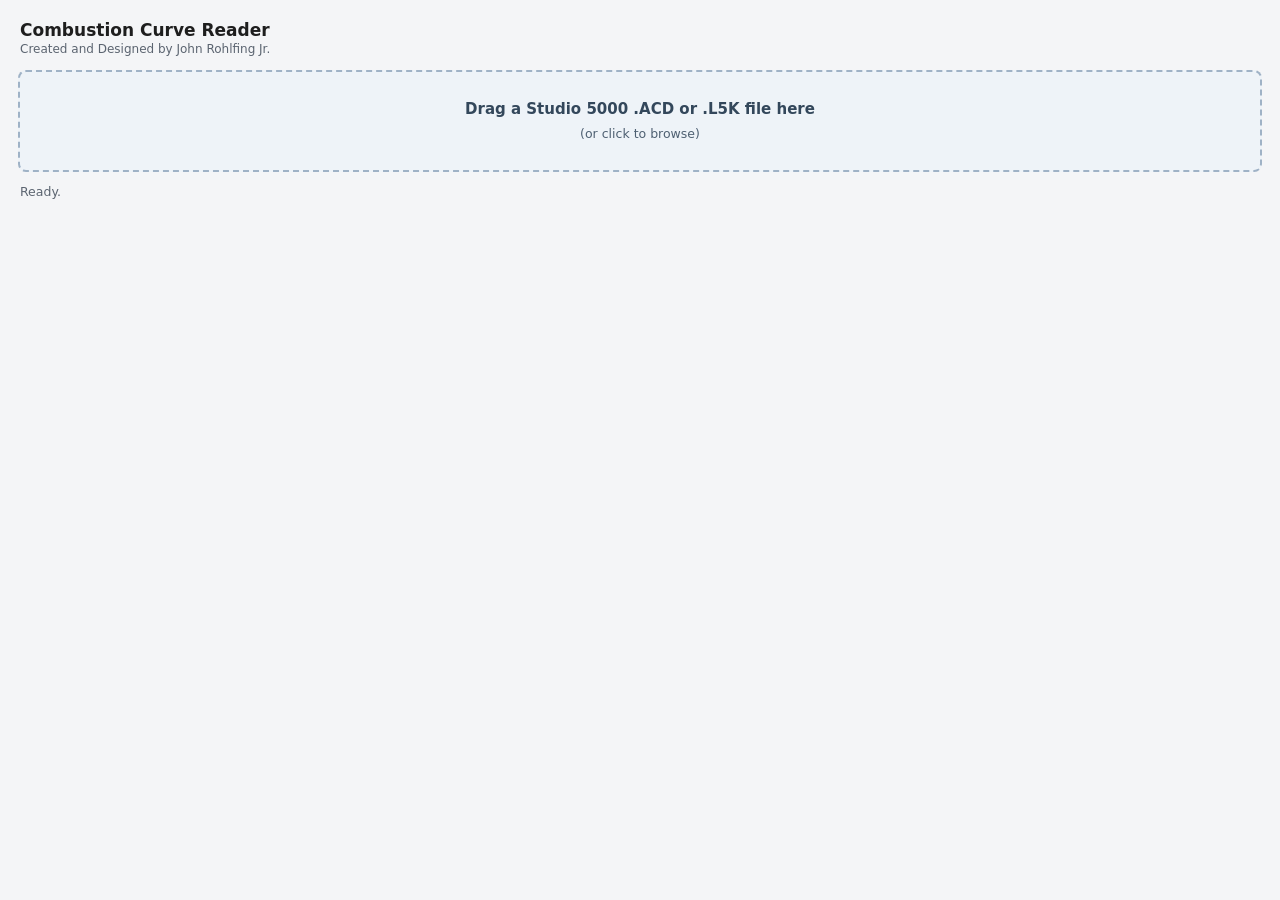
<file: fuel curve reader acd wt/Fuel Curve Reader.html>
<!DOCTYPE html>
<html lang="en">
<head>
<meta charset="utf-8">
<meta name="viewport" content="width=device-width, initial-scale=1">
<title>Combustion Curve Reader</title>
<style>
  :root{
    --winbg:#f4f5f7; --ink:#1e1e1e; --drop-bg:#eef3f8; --drop-fg:#33475b;
    --drop-border:#9fb2c6; --section:#e8eef5; --fuel:#d5e3d5; --colhdr:#eef1f4;
    --notes:#fbfbf7; --line:#d3d6db; --muted:#5b6470; --accent:#2f6f4f;
  }
  *{box-sizing:border-box;}
  body{margin:0;background:var(--winbg);color:var(--ink);
       font-family:"Segoe UI",system-ui,Arial,sans-serif;padding:18px;}
  h1{font-size:17px;margin:2px 2px 2px;}
  .byline{color:var(--muted);font-size:12px;margin:0 2px 14px;}
  .drop{border:2px dashed var(--drop-border);background:var(--drop-bg);color:var(--drop-fg);
        text-align:center;border-radius:8px;padding:26px 12px;line-height:1.55;
        font-size:14px;cursor:pointer;transition:background .15s,border-color .15s;}
  .drop:hover{background:#e4edf6;}
  .drop.over{background:#dcecff;border-color:#3a7bd5;}
  .drop .big{font-size:15px;font-weight:600;}
  .drop .sub{font-size:12.5px;opacity:.85;margin-top:3px;}
  .status{color:var(--muted);font-size:12.5px;margin:12px 2px 6px;min-height:1.2em;}
  #tables{display:flex;flex-direction:column;gap:20px;}
  .fueltable{border:1px solid var(--line);border-radius:6px;overflow:hidden;
             background:#fff;box-shadow:0 1px 3px rgba(0,0,0,.06);}
  .banner{background:var(--fuel);font-weight:700;font-size:13.5px;padding:8px 14px;}
  table{border-collapse:collapse;width:100%;font-size:12.5px;}
  th,td{padding:4px 10px;text-align:center;white-space:nowrap;border-bottom:1px solid #eee;}
  th{background:var(--colhdr);color:#2b3a4a;font-weight:700;}
  td.lbl,th.lbl{width:66px;color:#333;font-weight:600;background:#fafafa;}
  th.air,td.air{min-width:120px;}
  tr.section td{background:var(--section);}
  tr:last-child td{border-bottom:none;}
  .notes{background:var(--notes);border:1px solid #ececdf;border-radius:6px;
         margin-top:16px;padding:10px 13px;font-size:12.5px;color:#3a3a2f;line-height:1.7;
         text-align:center;}
  .hint{color:var(--muted);font-size:12px;margin-top:14px;}
  input[type=file]{display:none;}
  @media (prefers-color-scheme: dark){
    :root{--winbg:#20242b;--ink:#e7e9ec;--drop-bg:#263041;--drop-fg:#cfe0f2;
          --drop-border:#4a5a6e;--section:#2a333f;--fuel:#2f4638;--colhdr:#2b333d;
          --notes:#2a2a24;--line:#3a4048;--muted:#9aa4b1;}
    .drop:hover{background:#2c384a;} .drop.over{background:#31445e;}
    .fueltable{background:#242932;box-shadow:none;}
    th,td{border-bottom-color:#333a43;}
    td.lbl,th.lbl{background:#20252c;color:#cdd3da;}
    .notes{border-color:#3a3a2f;color:#d8d8c8;}
  }
</style>
</head>
<body>
  <h1>Combustion Curve Reader</h1>
  <div class="byline">Created and Designed by John Rohlfing Jr.</div>

  <div id="drop" class="drop">
    <div class="big">Drag a Studio 5000 <b>.ACD</b> or <b>.L5K</b> file here</div>
    <div class="sub">(or click to browse)</div>
  </div>
  <input type="file" id="file" accept=".ACD,.acd,.L5K,.l5k,.txt">

  <div id="status" class="status">Ready.</div>
  <div id="tables"></div>
  <div id="notes"></div>

<script>
/* ---- L5K multi-fuel parsing (matches fuel_curves.py) ------------------- */
const COLUMN_SUFFIX = { "Air":"Air", "Fuel Act1":"A1", "FGR":"FGR", "VFD":"VFD", "O2":"O2" };
const ROW_LABELS = ["purge","LtOff","1","2","3","4","5","6","7","8","9","10","11","12","13","14","15","16"];

function escapeRe(s){ return s.replace(/[.*+?^${}()|[\]\\]/g, "\\$&"); }

function fmt(raw){
  if(raw===null || raw===undefined || raw==="") return "";
  const num = parseFloat(raw);
  if(isNaN(num)) return String(raw);
  let r = Math.round(num*10)/10;
  if(r===0) return "0";
  if(Number.isInteger(r)) return String(r);
  return r.toFixed(1);
}

function parseInitializer(text){
  let i=0; const n=text.length;
  const skipws=()=>{ while(i<n && " \t\r\n".indexOf(text[i])>=0) i++; };
  function parseValue(){
    skipws(); const c=text[i];
    if(c==="[") return parseList();
    if(c==="'") return parseString();
    return parseScalar();
  }
  function parseList(){
    i++; const items=[]; skipws();
    if(i<n && text[i]==="]"){ i++; return items; }
    while(i<n){
      items.push(parseValue()); skipws();
      if(i<n && text[i]===","){ i++; continue; }
      if(i<n && text[i]==="]"){ i++; break; }
      break;
    }
    return items;
  }
  function parseString(){
    i++; let s="";
    while(i<n){
      if(text[i]==="$"){ i+=2; continue; }
      if(text[i]==="'"){ i++; break; }
      s+=text[i]; i++;
    }
    return s;
  }
  function parseScalar(){
    let start=i;
    while(i<n && ",[]' \t\r\n".indexOf(text[i])<0) i++;
    return text.slice(start,i);
  }
  return parseValue();
}

function extractBalanced(txt, tagName, type){
  const re = new RegExp("\\b"+escapeRe(tagName)+"\\s*:\\s*"+type+"\\s*:=");
  const m = re.exec(txt); if(!m) return null;
  let i = m.index + m[0].length; const n = txt.length;
  while(i<n && txt[i]!=="[") i++;
  const start=i; let depth=0, inStr=false;
  while(i<n){
    const c=txt[i];
    if(inStr){ if(c==="$"){i+=2;continue;} if(c==="'") inStr=false; }
    else if(c==="'") inStr=true;
    else if(c==="[") depth++;
    else if(c==="]"){ depth--; if(depth===0) return txt.slice(start, i+1); }
    i++;
  }
  return null;
}

function isNumericList(x, len){
  if(!Array.isArray(x)) return false;
  if(len!==undefined && x.length!==len) return false;
  return x.every(e => typeof e==="string" && /^-?[\d.]/.test(e));
}

function parseArrayMgmt(txt, tag){
  const raw = extractBalanced(txt, tag, "FA_DataMgmt");
  if(raw===null) return {found:false};
  const parsed = parseInitializer(raw);
  if(!Array.isArray(parsed)) return {found:false};
  let ci=-1;
  for(let k=0;k<parsed.length;k++){ if(isNumericList(parsed[k],16)){ ci=k; break; } }
  if(ci<0) return {found:false};
  return {
    found:true,
    curve: parsed[ci].slice(),
    purge: (ci>=2 && isNumericList(parsed[ci-2])) ? parsed[ci-2][0] : null,
    lightoff: (ci>=1 && isNumericList(parsed[ci-1])) ? parsed[ci-1][0] : null
  };
}

function o2TrimEnabled(txt){
  const raw = extractBalanced(txt, "DesiredO2", "FuelAirCurveData");
  if(raw===null) return false;
  const parsed = parseInitializer(raw);
  if(!Array.isArray(parsed) || parsed.length===0) return false;
  const cfg = parsed[parsed.length-1];
  if(!Array.isArray(cfg) || cfg.length===0) return false;
  const packed = parseInt(parseFloat(cfg[0]));
  return ((packed>>3)&1)===1;
}

function fuelTypeNames(txt){
  const names={};
  const m = /FuelTypeNames\s*:\s*String_20\[\d+\]\s*\(/.exec(txt);
  if(!m) return names;
  const j = txt.indexOf(") :=", m.index); if(j<0) return names;
  const block = txt.slice(j, txt.indexOf(";", j));
  const re = /\[\s*\d+\s*,\s*'([^']*)'/g; let mm, idx=0;
  while((mm=re.exec(block))!==null){ names[idx]= mm[1].split("$00")[0].trim(); idx++; }
  return names;
}

function extractMultiFuel(txt){
  const tn = fuelTypeNames(txt);
  const o2en = o2TrimEnabled(txt);
  const fuels=[];
  for(const num of [1,2]){
    const cols={};
    for(const col in COLUMN_SUFFIX) cols[col] = parseArrayMgmt(txt, "ArrayMgmt_F"+num+COLUMN_SUFFIX[col]);
    fuels.push({number:num, name: tn[num-1] || ("Fuel "+num), cols});
  }
  return {o2en, fuels, controller: (txt.match(/CONTROLLER\s+(\w+)/)||[])[1] || "" };
}

function cell(col, label, cc){
  if(!cc || !cc.found) return "";
  if(label==="purge"){
    // Fuel + O2 purge are blank, as is any column with no purge tag.
    if(col==="Fuel Act1" || col==="Fuel" || col==="O2" ||
       cc.purge===null || cc.purge===undefined) return "";
    return fmt(cc.purge);
  }
  if(label==="LtOff"){
    if(col==="O2" || cc.lightoff===null || cc.lightoff===undefined) return "";
    return fmt(cc.lightoff);
  }
  const i = parseInt(label)-1;
  return fmt((i>=0 && i<cc.curve.length) ? cc.curve[i] : null);
}

/* ---- rendering -------------------------------------------------------- */
function render(data, filename){
  // Firetube files use the default column set and 16 points; water-tube files
  // supply their own (Air / Fuel / FGR / Fresh Air / O2, 11 points).
  const base = data.columnOrder || ["Air","Fuel Act1","FGR","VFD","O2"];
  const columns = base.filter(c => c!=="O2");
  if(data.o2en && base.indexOf("O2")>=0) columns.push("O2");
  const ROWS = data.rowLabels || ROW_LABELS;

  const wrap = document.getElementById("tables");
  wrap.innerHTML = "";
  for(const fuel of data.fuels){
    const box = document.createElement("div");
    box.className = "fueltable";

    const banner = document.createElement("div");
    banner.className = "banner";
    banner.textContent = "Fuel " + fuel.number + " — " + fuel.name;
    box.appendChild(banner);

    const tbl = document.createElement("table");
    let html = "<tr><th class='lbl'></th>";
    columns.forEach((c,idx)=>{ html += "<th class='"+(idx===0?"air":"")+"'>"+c+"</th>"; });
    html += "</tr>";
    for(const label of ROWS){
      const sect = (label==="purge"||label==="LtOff") ? " class='section'" : "";
      html += "<tr"+sect+"><td class='lbl'>"+label+"</td>";
      columns.forEach((c,idx)=>{ html += "<td class='"+(idx===0?"air":"")+"'>"+cell(c,label,fuel.cols[c])+"</td>"; });
      html += "</tr>";
    }
    tbl.innerHTML = html;
    box.appendChild(tbl);
    wrap.appendChild(box);
  }

  document.getElementById("status").textContent =
    filename + (data.controller ? "  •  controller: " + data.controller : "") + "  •  both fuels";

  const o2note = data.o2note || (data.o2en
    ? "O2 trim is enabled (DesiredO2.Cfg.O2Curve = 1) — O2 column shown."
    : "O2 trim is disabled (DesiredO2.Cfg.O2Curve = 0) — O2 column omitted.");
  document.getElementById("notes").className = "notes";
  document.getElementById("notes").innerHTML = "• " + o2note;
}

/* ---- ACD reading (binary) --------------------------------------------- */
async function gunzip(u8){
  const ds = new DecompressionStream("gzip");
  const ab = await new Response(new Blob([u8]).stream().pipeThrough(ds)).arrayBuffer();
  return new Uint8Array(ab);
}
const _u16=(dv,o)=>dv.getUint16(o,true), _u32=(dv,o)=>dv.getUint32(o,true);
const _i32=(dv,o)=>dv.getInt32(o,true), _f32=(dv,o)=>dv.getFloat32(o,true);

function acdFindStream(u8, wanted){
  const dv=new DataView(u8.buffer,u8.byteOffset,u8.byteLength);
  const size=u8.length, noFiles=_u32(dv,size-8);
  let p=size-noFiles*528-8;
  for(let k=0;k<noFiles;k++){
    let name="",q=p; while(true){const c=_u16(dv,q);q+=2;if(c===0)break;name+=String.fromCharCode(c);}
    const flen=_u32(dv,p+520), foff=_u32(dv,p+524);
    if(name===wanted) return u8.subarray(foff,foff+flen);
    p+=528;
  }
  return null;
}
// The comps record header shrank by 4 bytes between older (V20) and newer
// (V35) ACDs, so the tag name sits at a different offset from the record
// marker. In BOTH layouts object_id = name-8 and parent_id = name-4, so we
// only detect the name offset (extra candidates cover other versions).
const _NAME_OFFSETS=[30,26,34,38,22];
function _readName(dv,nameAbs){
  let name="",q=nameAbs,end=nameAbs+124;
  while(q<end){const c=_u16(dv,q);q+=2;if(c===0)break;name+=String.fromCharCode(c);}
  return name;
}
function _walkStart(dv){ const prr=_u32(dv,_u32(dv,12)+18); return prr+_u32(dv,prr+2); }
function _detectNameOffset(u8,dv,start,no){
  let best=30,bestScore=-1;
  for(const off of _NAME_OFFSETS){
    let p=start,ok=0,seen=0;
    for(let count=0;count<no&&seen<400&&p+off+4<u8.length;count++){
      const outer=_u32(dv,p+2); if(outer<10||p+outer>u8.length+8) break;
      if(_u16(dv,p)===0xfafa){seen++; const c0=u8[p+off];
        if(u8[p+off+1]===0 && ((c0>=65&&c0<=90)||(c0>=97&&c0<=122)||c0===36||c0===95)) ok++;}
      p+=outer;
    }
    if(seen>10 && ok>bestScore){bestScore=ok;best=off;}
  }
  return best;
}
function acdWalkComps(u8){
  const dv=new DataView(u8.buffer,u8.byteOffset,u8.byteLength);
  const no=_u32(dv,20), start=_walkStart(dv);
  const nameOff=_detectNameOffset(u8,dv,start,no);
  const comps={}, byId={};
  let p=start, count=0;
  while(count<no && p+6<=u8.length){
    const id=_u16(dv,p), outer=_u32(dv,p+2);
    if(outer<10 || p+outer>u8.length+8) break;
    if(id===0xfafa && p+nameOff+124<=u8.length){
      const nameAbs=p+nameOff;
      const object_id=_u32(dv,nameAbs-8), parent_id=_u32(dv,nameAbs-4);
      const name=_readName(dv,nameAbs);
      const buffer=u8.subarray(nameAbs+124, p+outer);
      comps[name]={object_id,parent_id,buffer}; byId[object_id]={name,parent_id,buffer};
    }
    p+=outer; count++;
  }
  return {comps, byId};
}
function _decodeDesired(buf){
  const dv=new DataView(buf.buffer,buf.byteOffset,buf.byteLength);
  for(let off=0; off<buf.length-136; off++){
    const ln=_u32(dv,off); if(ln<1||ln>20) continue;
    let ok=true; for(let k=0;k<ln;k++){const c=buf[off+4+k]; if(c<32||c>=127){ok=false;break;}}
    if(!ok) continue;
    const c0=buf[off+4]; if(!((c0>=65&&c0<=90)||(c0>=97&&c0<=122))) continue;
    const curve=[]; let good=true;
    for(let k=0;k<16;k++){const v=_f32(dv,off+32+4*k); if(!(isFinite(v)&&v>-1e5&&v<1e5)){good=false;break;} curve.push(v);}
    if(!good) continue;
    return {purge:_f32(dv,off+24), lightoff:_f32(dv,off+28), curve, cfg:_i32(dv,off+132)};
  }
  return null;
}
function _decodeArray(buf){
  const dv=new DataView(buf.buffer,buf.byteOffset,buf.byteLength);
  let best=null, bs=-1;
  for(let i=16;i<buf.length-128;i++){
    const c0=_f32(dv,i); if(!(isFinite(c0)&&Math.abs(c0)>0.05)) continue;
    const c1=[]; let good=true;
    for(let k=0;k<16;k++){const v=_f32(dv,i+4*k); if(!(isFinite(v)&&v>-1e5&&v<1e5)){good=false;break;} c1.push(v);}
    if(!good) continue;
    let dbl=true; for(let k=0;k<16;k++){if(Math.abs(c1[k]-_f32(dv,i+64+4*k))>=1e-3){dbl=false;break;}}
    if(!dbl) continue;
    const p0=_f32(dv,i-16),p1=_f32(dv,i-12),l0=_f32(dv,i-8),l1=_f32(dv,i-4);
    if(!(Math.abs(p0-p1)<1e-3 && Math.abs(l0-l1)<1e-3)) continue;
    let score=0; for(const x of c1) if(Math.abs(x)>0.1) score++;
    if(score>bs){bs=score; best={purge:p0, lightoff:l0, curve:c1};}
  }
  return best;
}
/* ---- water-tube layout (characterizer arrays) --------------------------
   Water-tube programs don't use FA_DataMgmt tags at all. Each actuator has a
   characterizer: an X/Y pair of REAL arrays per fuel. X is the firing-rate
   breakpoint axis and is ignored — the commissioned positions are the Y
   arrays. Purge and light-off are separate scalar REAL tags.               */
const WT_FUELS = [
  {key:"gas", title:"Gas",
   aliases:["Gas","NaturalGas","NatGas","NG"]},
  {key:"oil", title:"Number 2 Oil",
   aliases:["Oil","No2Oil","No2_Oil","NO2Oil","No2FuelOil","Oil2","FuelOil"]}
];
const WT_COLUMNS = ["Air","Fuel","FGR","Fresh Air","O2"];
const WT_TAGS = {
  "Air":       [["AirCharacterizer_{F}_Y","FDFanAirCharacterizer_{F}_Y","CombustionAirCharacterizer_{F}_Y"],
                ["FDFanAirDamperPurgePosition","AirDamperPurgePosition","PurgePosition"],
                ["FDFanAirDamperLightoffPosition_{F}","AirDamperLightoffPosition_{F}","AirDamperLightoff_{F}"]],
  "Fuel":      [["{F}Characterizer_Y","{F}ValveCharacterizer_Y","FuelCharacterizer_{F}_Y"],
                [],
                ["{F}ValveLightoff","{F}ValveLightoffPosition","FuelValveLightoff_{F}"]],
  "FGR":       [["FGRCharacterizer_{F}_Y"],
                ["FGRDamperPurgePosition","FGRPurgePosition"],
                ["FGRDamperLightoff_{F}","FGRDamperLightoffPosition_{F}"]],
  "Fresh Air": [["FreshAirCharacterizer_{F}_Y"],
                ["FreshAirDamperPurgePosition","FreshAirPurgePosition"],
                ["FreshAirDamperLightoff_{F}","FreshAirDamperLightoffPosition_{F}"]],
  "O2":        [["OxygenTrimCharacterizer_{F}_Y","O2TrimCharacterizer_{F}_Y","OxygenCharacterizer_{F}_Y"],
                [], []]
};
// Fresh air is optional — when the loop is off the column is dropped.
// Enable-sense tags only: FreshAirLoopDisabled is the inverse (and a TIMER in
// at least one project), so it is deliberately not in this list.
const FRESH_AIR_ENABLE_TAGS=["FreshAirDamperLoopEnabled","FreshAirLoopEnabled","FreshAirLoopEnable","FreshAirDamperEnable","FreshAirEnable"];
// O2 trim state. This tag is inverted: in standby means trim is NOT running,
// so 0 = enabled and 1 = disabled.
const O2_STANDBY_TAGS=["OxygenTrimInStandby","O2TrimInStandby","OxygenTrimStandby"];
function wtCandidates(templates, fuel){
  const out=[];
  for(const tpl of templates){
    if(tpl.indexOf("{F}")<0){ out.push(tpl); continue; }
    for(const a of fuel.aliases) out.push(tpl.replace("{F}", a));
  }
  return out;
}
function hasCharacterizers(comps){
  for(const k in comps) if(/haracterizer/.test(k) && /_Y$/.test(k)) return true;
  return false;
}
/* A tag value record ends with <u32 byte-count><that many bytes of float32>. */
/* Candidate [offset,length] value blocks, the one nearest the end first.
   Scanning BACKWARDS matters: unrelated header bytes earlier in the record can
   coincidentally satisfy the length equation (one 421-byte BOOL record has a
   spurious match at offset 74 claiming a 343-byte payload), and the real block
   is always the one at the end. */
function wtPayloads(buf){
  const dv=new DataView(buf.buffer,buf.byteOffset,buf.byteLength), n=buf.length;
  const out=[];
  for(let k=n-4;k>=0;k--) if(_u32(dv,k)===n-k-4) out.push([k+4, n-k-4]);
  return out;
}
function wtDecodeReals(buf){
  if(!buf) return null;
  const dv=new DataView(buf.buffer,buf.byteOffset,buf.byteLength);
  for(const [off,ln] of wtPayloads(buf)){
    if(ln<4 || (ln%4)) continue;
    const vals=[]; let ok=true;
    for(let i=0;i<ln/4;i++){const v=_f32(dv,off+4*i); if(!(isFinite(v)&&v>-1e9&&v<1e9)){ok=false;break;} vals.push(v);}
    if(ok) return vals;
  }
  return null;
}
/* Read a scalar as an on/off flag — true, false, or null if unreadable.
   Payload bytes are compared against zero rather than decoded to a number, so
   it works whichever type the tag is. That matters both ways: a BOOL stores a
   single byte (a 4-byte read misses it entirely), and decoding an integer tag
   as float32 would be wrong — a DINT of 1 reads as 1.4e-45. */
const FLAG_WIDTHS=[1,2,4,8];           // BOOL, INT, DINT/REAL, LINT
function wtDecodeFlag(buf){
  if(!buf) return null;
  for(const [off,ln] of wtPayloads(buf)){
    if(FLAG_WIDTHS.indexOf(ln)<0) continue;
    for(let i=0;i<ln;i++) if(buf[off+i]!==0) return true;
    return false;
  }
  return null;
}
function wtFlag(lookup, names){
  for(const nm of names){
    const v=wtDecodeFlag(lookup(nm));
    if(v!==null) return [v, nm];
  }
  return [null, null];
}

function wtExtract(lookup){
  const fuels=[]; let points=0; const o2Tags=[];

  // Fresh air loop off -> drop the column entirely. If the tag can't be read
  // the column stays: hiding a commissioned curve is worse than showing one
  // the boiler doesn't use.
  const [freshAirOn] = wtFlag(lookup, FRESH_AIR_ENABLE_TAGS);
  const COLUMNS = WT_COLUMNS.filter(c => !(c==="Fresh Air" && freshAirOn===false));

  for(let n=0;n<WT_FUELS.length;n++){
    const fuel=WT_FUELS[n], cols={};
    for(const col of COLUMNS){
      const [curveT, purgeT, ltoffT] = WT_TAGS[col];
      // Alias lists are priority-ordered — the first name that resolves wins.
      let curve=null, curveTag=null;
      for(const nm of wtCandidates(curveT, fuel)){
        const v=wtDecodeReals(lookup(nm));
        if(v && v.length>1){ curve=v; curveTag=nm; break; }
      }
      if(!curve){ cols[col]={found:false}; continue; }
      points=Math.max(points, curve.length);
      // Each fuel trims off its own characterizer.
      if(col==="O2" && curve.some(v=>Math.abs(v)>1e-6)) o2Tags.push(fuel.title+" from "+curveTag);
      const scalar = tpls => {
        for(const nm of wtCandidates(tpls, fuel)){
          const v=wtDecodeReals(lookup(nm));
          if(v && v.length) return v[0];
        }
        return null;
      };
      cols[col]={found:true, purge:scalar(purgeT), lightoff:scalar(ltoffT), curve};
    }
    fuels.push({number:n+1, name:fuel.title, cols});
  }
  const rowLabels=["purge","LtOff"];
  for(let i=1;i<=points;i++) rowLabels.push(String(i));
  // O2 trim comes from the standby tag, which is inverted: 0 = enabled.
  // Falls back to "is there any characterizer data" if the tag is missing.
  const [standby] = wtFlag(lookup, O2_STANDBY_TAGS);
  const o2en = (standby!==null) ? !standby : (o2Tags.length>0);

  return {
    o2en, fuels, controller:"",
    columnOrder:COLUMNS, rowLabels,
    o2note:"Water-tube program. O2 trim "+(o2en?"enabled.":"disabled.")
  };
}

async function extractMultiFuelACD(u8){
  let compsDat = acdFindStream(u8, "Comps.Dat");
  if(!compsDat) throw new Error("Comps.Dat not found — not a valid ACD?");
  if(compsDat[0]===0x1f && compsDat[1]===0x8b) compsDat = await gunzip(compsDat);
  const {comps, byId} = acdWalkComps(compsDat);
  const refsOf = tag => {
    const d=comps[tag]; if(!d) return [];
    const dv=new DataView(d.buffer.buffer,d.buffer.byteOffset,d.buffer.byteLength);
    const out=[], seen=new Set();
    for(let o=0;o<d.buffer.length-4;o++){const oid=_u32(dv,o); if(byId[oid]&&!seen.has(oid)){seen.add(oid);out.push(oid);}}
    return out;
  };

  // Water-tube programs take a completely different path.
  if(hasCharacterizers(comps)){
    // A tag definition points at a "$hash$" record — that one holds the value.
    const wtLookup = tag => {
      for(const oid of refsOf(tag)){
        const nm = byId[oid].name;
        if(nm.charAt(0)==="$" && nm.charAt(nm.length-1)==="$") return byId[oid].buffer;
      }
      return null;
    };
    return wtExtract(wtLookup);
  }

  let vp=null, o2dec=null;
  for(const oid of refsOf("DesiredO2")){
    const dec=_decodeDesired(byId[oid].buffer);
    if(dec && Math.abs(dec.curve[0])>0.01){ vp=byId[oid].parent_id; o2dec=dec; break; }
  }
  const o2en = !!(o2dec && ((o2dec.cfg>>3)&1));
  const valueRec = tag => {
    for(const oid of refsOf(tag)) if(vp===null || byId[oid].parent_id===vp) return byId[oid].buffer;
    return null;
  };
  let names=[]; const ftn=valueRec("FuelTypeNames");
  if(ftn){
    const txt=Array.from(ftn).map(c=>(c>=32&&c<127)?String.fromCharCode(c):"\n").join("");
    for(const m of txt.matchAll(/[A-Za-z0-9#][A-Za-z0-9 #]{2,19}/g)) names.push(m[0]);
  }
  const fuels=[];
  for(const n of [1,2]){
    const cols={};
    for(const col in COLUMN_SUFFIX){
      const rec=valueRec("ArrayMgmt_F"+n+COLUMN_SUFFIX[col]);
      const dec=rec?_decodeArray(rec):null;
      cols[col]= dec ? {found:true, purge:dec.purge, lightoff:dec.lightoff, curve:dec.curve} : {found:false};
    }
    fuels.push({number:n, name: names[n-1] || ("Fuel "+n), cols});
  }
  return {o2en, fuels, controller: (comps["Controller"]&&comps["Controller"].name)||"" };
}

/* ---- file intake ------------------------------------------------------ */
function loadFile(file){
  const status = document.getElementById("status");
  const isAcd = /\.acd$/i.test(file.name);
  const reader = new FileReader();
  reader.onerror = () => { status.textContent = "Could not read the file."; };

  if(isAcd){
    status.textContent = "Decrypting ACD…  (this takes a moment)";
    reader.onload = async e => {
      try{
        const data = await extractMultiFuelACD(new Uint8Array(e.target.result));
        if(!data.fuels.some(f=>Object.values(f.cols).some(c=>c.found))){
          document.getElementById("tables").innerHTML = "";
          document.getElementById("notes").innerHTML = "";
          status.textContent = "Current boiler is configured with linkage, not actuators.  No curve stored";
          return;
        }
        render(data, file.name);
      }catch(err){
        status.textContent = "Could not read ACD: " + err.message;
      }
    };
    reader.readAsArrayBuffer(file);
    return;
  }

  status.textContent = "Reading " + file.name + " …";
  reader.onload = e => {
    try{
      const data = extractMultiFuel(e.target.result);
      if(!data.fuels.some(f=>Object.values(f.cols).some(c=>c.found))){
        status.textContent = "No ArrayMgmt_F* curve tags found — is this the right L5K export?";
        return;
      }
      render(data, file.name);
    }catch(err){
      status.textContent = "Could not parse file: " + err.message;
    }
  };
  reader.readAsText(file);
}

const drop = document.getElementById("drop");
const fileInput = document.getElementById("file");
drop.addEventListener("click", ()=> fileInput.click());
fileInput.addEventListener("change", e=>{ if(e.target.files[0]) loadFile(e.target.files[0]); });
["dragenter","dragover"].forEach(ev => drop.addEventListener(ev, e=>{ e.preventDefault(); drop.classList.add("over"); }));
["dragleave","drop"].forEach(ev => drop.addEventListener(ev, e=>{ e.preventDefault(); drop.classList.remove("over"); }));
drop.addEventListener("drop", e=>{ if(e.dataTransfer.files[0]) loadFile(e.dataTransfer.files[0]); });
window.addEventListener("dragover", e=>e.preventDefault());
window.addEventListener("drop", e=>e.preventDefault());
</script>
</body>
</html>
</file>
<file: sim.css>
/* ═══════════════════════════════════════════════════════════════════════════
   Boiler Combustion Simulator — shared styles
   Used by both desktop.html and mobile.html. Layout-specific rules
   (range sliders, stepper buttons, sticky strips) live in each page.
   ═══════════════════════════════════════════════════════════════════════════ */

*, *::before, *::after { box-sizing: border-box; margin: 0; padding: 0; }
body {
  min-height: 100vh;
  background: #020817;
  background-image: radial-gradient(ellipse at 20% 0%, #0c1a3a 0%, transparent 60%),
                    radial-gradient(ellipse at 80% 100%, #0a1628 0%, transparent 50%);
  font-family: 'Share Tech Mono', monospace;
  color: #e2e8f0;
  padding-bottom: 40px;
}

/* ── Buttons ── */
.btn { font-family: 'Share Tech Mono', monospace; font-size: 13px; font-weight: 700; letter-spacing: 0.05em; border-radius: 10px; border: 2px solid; padding: 14px 0; cursor: pointer; transition: all 0.2s; width: 100%; }
.btn:disabled { cursor: not-allowed; opacity: 0.5; }
.btn-save  { background: #166534; border-color: #16a34a; color: #4ade80; }
.btn-save.saved { background: #14532d; border-color: #4ade80; }
.btn-save:not(:disabled):hover { transform: translateY(-1px); box-shadow: 0 4px 20px #4ade8060; }
.btn-next  { background: #0f172a; border-color: #1e293b; color: #334155; }
.btn-next.active { background: #0c1a3a; border-color: #38bdf8; color: #38bdf8; cursor: pointer; }
.btn-next.active:hover { transform: translateY(-1px); box-shadow: 0 4px 20px #38bdf860; }
.btn-back  { background: transparent; border: 1px solid #334155; border-radius: 8px; color: #64748b; font-size: 12px; cursor: pointer; font-family: 'Share Tech Mono', monospace; padding: 10px 0; width: 100%; transition: all 0.2s; }
.btn-export { background: #0f0f2e; border: 2px solid #818cf8; border-radius: 8px; color: #818cf8; font-size: 12px; font-weight: 700; cursor: pointer; font-family: 'Share Tech Mono', monospace; padding: 10px 0; width: 100%; letter-spacing: 0.05em; transition: all 0.2s; }
.btn-export.flash { background: #1e1b4b; }

/* ── Header ── */
#header {
  background: linear-gradient(180deg, #0f172a 0%, #020817 100%);
  border-bottom: 1px solid #1e293b;
  padding: 20px 24px 16px;
}
.header-inner { max-width: 960px; margin: 0 auto; }
.header-top { display: flex; justify-content: space-between; align-items: flex-start; }
.header-subtitle { font-size: 11px; color: #e2e8f0; letter-spacing: 0.2em; margin-bottom: 4px; text-transform: uppercase; font-weight: 600; }
h1 {
  font-size: 22px; font-weight: 900; font-family: 'Exo 2', sans-serif; line-height: 1;
  background: linear-gradient(90deg, #38bdf8, #818cf8);
  -webkit-background-clip: text; -webkit-text-fill-color: transparent;
}
.skill-toggle { display: flex; flex-direction: column; gap: 4px; align-items: flex-end; }
.skill-toggle-label { font-size: 10px; color: #94a3b8; letter-spacing: 0.15em; text-transform: uppercase; }
.skill-toggle-btns { display: flex; gap: 0; border: 1px solid #334155; border-radius: 6px; overflow: hidden; }
.skill-btn { background: #1e293b; color: #94a3b8; border: none; padding: 6px 12px; font-size: 11px; font-weight: 700; cursor: pointer; letter-spacing: 0.08em; }
.skill-btn.beginner.active { background: #10b981; color: #fff; }
.skill-btn.advanced.active { background: #38bdf8; color: #0b1120; }
.saved-count { text-align: right; }
.saved-label { font-size: 10px; color: #cbd5e1; letter-spacing: 0.15em; text-transform: uppercase; margin-bottom: 3px; font-weight: 600; }
#savedCountNum { font-size: 28px; font-weight: 700; color: #38bdf8; line-height: 1; font-family: 'Exo 2', sans-serif; }
#savedCountNum span { font-size: 14px; color: #94a3b8; }
.progress-dots { display: flex; align-items: center; gap: 4px; margin-top: 16px; }
.dot-wrap { display: flex; align-items: center; gap: 4px; }
.dot-wrap.grow { flex: 1; }
.dot { width: 12px; height: 12px; border-radius: 50%; background: #1e293b; border: 2px solid #334155; transition: all 0.3s; flex-shrink: 0; display: flex; align-items: center; justify-content: center; }
.dot.current { width: 20px; height: 20px; background: #0f172a; border-color: #38bdf8; box-shadow: 0 0 10px #38bdf840; }
.dot.saved { background: #14532d; border-color: #4ade80; }
.dot.unsaved-past { background: #7f1d1d; border-color: #f87171; }
.dot-inner { width: 6px; height: 6px; border-radius: 50%; background: #38bdf8; }
.dot-inner-saved { width: 4px; height: 4px; border-radius: 50%; background: #4ade80; }
.dot-line { height: 2px; flex: 1; min-width: 8px; background: #1e293b; border-radius: 1px; transition: background 0.3s; }
.dot-line.done { background: #4ade8040; }
.progress-labels { display: flex; justify-content: space-between; margin-top: 4px; font-size: 10px; color: #cbd5e1; font-weight: 600; letter-spacing: 0.08em; }

#main { max-width: 960px; margin: 0 auto; padding: 24px 16px 0; }
.grid { display: grid; grid-template-columns: 1fr 1fr; gap: 16px; }

/* ── Cards ── */
.card { background: #0f172a; border: 1px solid #1e293b; border-radius: 12px; padding: 16px 20px; margin-bottom: 12px; }
.card.unstable { border-color: #7f1d1d; }
.point-header { display: flex; justify-content: space-between; align-items: center; }
.point-meta-label { font-size: 11px; color: #cbd5e1; letter-spacing: 0.15em; text-transform: uppercase; margin-bottom: 2px; font-weight: 600; }
.point-name { font-size: 28px; font-weight: 900; font-family: 'Exo 2', sans-serif; color: #38bdf8; line-height: 1; }
.firing-box { text-align: right; background: #1e293b; border-radius: 8px; padding: 8px 14px; }
.firing-label { font-size: 10px; color: #cbd5e1; letter-spacing: 0.1em; text-transform: uppercase; font-weight: 600; }
.firing-val { font-size: 32px; font-weight: 700; color: #818cf8; line-height: 1; font-family: 'Exo 2', sans-serif; }
.firing-val .unit { font-size: 14px; color: #94a3b8; }

/* ── Control readouts ── */
.slider-wrap { margin-bottom: 16px; }
.slider-wrap:last-of-type { margin-bottom: 0; }
.slider-header { display: flex; justify-content: space-between; align-items: baseline; margin-bottom: 6px; }
.slider-label { font-size: 12px; font-weight: 600; color: #cbd5e1; letter-spacing: 0.08em; text-transform: uppercase; }
.slider-val { font-size: 22px; font-weight: 700; font-family: 'Share Tech Mono', monospace; }
.slider-val span { font-size: 12px; color: #cbd5e1; }
.slider-val.gas { color: #fb923c; text-shadow: 0 0 12px #fb923c60; }
.slider-val.air { color: #38bdf8; text-shadow: 0 0 12px #38bdf860; }
.slider-val.vfd { color: #22d3ee; text-shadow: 0 0 12px #22d3ee60; }
.slider-val.fgr { color: #a78bfa; text-shadow: 0 0 12px #a78bfa60; }
.vfd-sub { font-size: 11px; color: #cbd5e1; margin-top: 3px; text-align: right; letter-spacing: 0.05em; font-weight: 500; }

/* ── Gauge bars ── */
.gauge-wrap { margin-bottom: 8px; }
.gauge-header { display: flex; justify-content: space-between; font-size: 11px; color: #94a3b8; margin-bottom: 3px; font-family: 'Share Tech Mono', monospace; }
.gauge-val { font-weight: 700; }
.gauge-track { height: 6px; background: #1e293b; border-radius: 3px; overflow: hidden; }
.gauge-track.marked { position: relative; }
.gauge-fill { height: 100%; border-radius: 3px; transition: width 0.4s ease, background 0.3s; }
.gauge-marker { position: absolute; top: -2px; width: 2px; height: 10px; background: #f87171; border-radius: 1px; }

/* ── Gas flow meter ── */
.flow-top { display: flex; justify-content: space-between; align-items: flex-end; margin-bottom: 12px; }
.flow-label { font-size: 10px; color: #fde68a; letter-spacing: 0.12em; text-transform: uppercase; font-weight: 700; }
.flow-cfh { font-size: 34px; font-weight: 900; font-family: 'Exo 2', sans-serif; color: #facc15; line-height: 1; text-shadow: 0 0 14px #facc1580; }
.flow-cfh span { font-size: 14px; color: #fde68a; }
.flow-mmbtu { font-size: 24px; font-weight: 900; font-family: 'Exo 2', sans-serif; color: #facc15; line-height: 1; text-shadow: 0 0 10px #facc1580; }
.flow-mmbtu span { font-size: 12px; color: #fde68a; }
.flow-scale { display: flex; justify-content: space-between; font-size: 9px; color: #cbd5e1; margin-top: 2px; }
.flow-scale .limit { color: #f87171; font-weight: 700; }
.heat-row { display: flex; justify-content: space-between; align-items: center; background: #1e293b; border-radius: 6px; padding: 7px 12px; margin-top: 10px; }
.heat-label { font-size: 10px; color: #86efac; letter-spacing: 0.12em; text-transform: uppercase; font-weight: 700; }
.heat-output-size { font-size: 18px; line-height: 1; }
.heat-val { font-weight: 900; font-family: 'Exo 2', sans-serif; color: #4ade80; }
.heat-val.glow { text-shadow: 0 0 10px #4ade8040; }
.heat-val .unit { font-size: 11px; color: #86efac; }
.heat-val .eff { font-size: 14px; }

/* ── Live simulation card ── */
.sim-header { display: flex; justify-content: space-between; align-items: center; margin-bottom: 14px; }
.sim-header.tight { margin-bottom: 10px; }
.sim-title { font-size: 12px; letter-spacing: 0.15em; text-transform: uppercase; color: #e2e8f0; font-weight: 700; }
.sim-sub { font-size: 9px; color: #94a3b8; letter-spacing: 0.04em; }
.lag-display { font-size: 10px; color: #475569; letter-spacing: 0.04em; margin-top: 2px; }
.lag-display .cold { color: #475569; }
.lag-display .hot  { color: #fb923c; }
.flame-badge { font-size: 10px; font-weight: 700; padding: 3px 10px; border-radius: 20px; letter-spacing: 0.1em; }
.flame-stable { background: #14532d; color: #4ade80; }
.flame-unstable { background: #7f1d1d; color: #f87171; }
.hint-box { font-size: 10px; border: 1px solid; border-radius: 6px; padding: 7px 10px; letter-spacing: 0.03em; }
#coHint { color: #fbbf24; background: #292100; border-color: #854d0e; margin-top: 10px; }
#noxTarget { margin-top: 8px; }

.stat-grid { display: grid; grid-template-columns: 1fr 1fr; gap: 8px; margin-top: 14px; }
.stat-box { background: #1e293b; border-radius: 6px; padding: 8px 12px; }
.stat-label { font-size: 10px; color: #cbd5e1; text-transform: uppercase; letter-spacing: 0.1em; font-weight: 500; }
.stat-val { font-size: 18px; font-weight: 700; color: #94a3b8; font-family: 'Exo 2', sans-serif; }
.stat-val.stack { color: #fb923c; }

/* ── Table ── */
.table-card { background: #0f172a; border: 1px solid #1e293b; border-radius: 12px; padding: 14px; max-height: 360px; overflow-y: auto; }
.table-title { font-size: 12px; color: #e2e8f0; letter-spacing: 0.15em; text-transform: uppercase; margin-bottom: 10px; font-weight: 700; }
table { width: 100%; border-collapse: collapse; font-size: 11px; }
th { text-align: right; padding-bottom: 6px; font-weight: 600; font-size: 10px; letter-spacing: 0.1em; color: #cbd5e1; }
th:first-child { text-align: left; }
td { padding: 4px 4px; text-align: right; }
td:first-child { text-align: left; }
tr.cur-row { background: #0c1a3a; border-left: 2px solid #38bdf8; }
tr:not(.cur-row) { border-left: 2px solid transparent; }

.validation-box { background: #2d0a0a; border: 1px solid #7f1d1d; border-radius: 8px; padding: 10px 14px; font-size: 12px; color: #f87171; margin-bottom: 12px; }
.btn-row { display: grid; grid-template-columns: 1fr 1fr; gap: 10px; margin-bottom: 12px; }
.btn-row2 { display: flex; gap: 10px; }

/* ── Tune Mode Toggle ── */
.tune-toggle { display: flex; border-radius: 8px; overflow: hidden; border: 1px solid #334155; margin-bottom: 12px; }
.tune-toggle-btn { flex: 1; padding: 10px 0; font-family: 'Share Tech Mono', monospace; font-size: 11px; font-weight: 700; letter-spacing: 0.08em; text-transform: uppercase; cursor: pointer; border: none; transition: all 0.25s; text-align: center; }
.tune-toggle-btn.rough { background: #0f172a; color: #475569; }
.tune-toggle-btn.rough.active { background: #1e3a5f; color: #38bdf8; box-shadow: inset 0 -2px 0 #38bdf8; }
.tune-toggle-btn.fine  { background: #0f172a; color: #475569; }
.tune-toggle-btn.fine.active  { background: #3b1a0a; color: #fb923c; box-shadow: inset 0 -2px 0 #fb923c; }
.fine-hint { font-size: 10px; color: #fb923c; background: #2d1a0a; border: 1px solid #854d0e; border-radius: 6px; padding: 7px 10px; margin-bottom: 12px; letter-spacing: 0.03em; }

/* ── Flameout overlay ── */
#flameoutOverlay {
  position: fixed; inset: 0; z-index: 200;
  background: rgba(2,8,23,0.92); backdrop-filter: blur(6px);
  display: none; align-items: center; justify-content: center;
}
.flameout-box {
  background: #0f172a; border: 2px solid #dc2626;
  border-radius: 16px; padding: 40px 48px; text-align: center;
  max-width: 440px; width: 90%;
  box-shadow: 0 0 60px #dc262640, 0 0 120px #dc262620;
}
.flameout-icon { font-size: 48px; margin-bottom: 12px; }
.flameout-title { font-family: 'Exo 2', sans-serif; font-size: 28px; font-weight: 900; color: #f87171; letter-spacing: 0.05em; margin-bottom: 8px; }
.flameout-sub { font-size: 11px; color: #f87171; letter-spacing: 0.2em; text-transform: uppercase; margin-bottom: 20px; }
#flameoutReason {
  font-size: 12px; color: #94a3b8; line-height: 1.7;
  background: #1e293b; border-radius: 8px; padding: 12px 16px;
  margin-bottom: 28px; font-family: 'Share Tech Mono', monospace;
}
.flameout-note { font-size: 11px; color: #cbd5e1; margin-bottom: 20px; letter-spacing: 0.05em; }
#btnRelight {
  font-family: 'Share Tech Mono', monospace; font-size: 14px; font-weight: 700;
  letter-spacing: 0.1em; padding: 16px 40px; border-radius: 10px;
  background: #7f1d1d; border: 2px solid #dc2626; color: #fca5a5;
  cursor: pointer; transition: all 0.2s; width: 100%;
}
#btnRelight:hover { background: #991b1b; box-shadow: 0 4px 24px #dc262660; }

/* ── Footer ── */
.footer { max-width: 960px; margin: 40px auto 0; padding: 0 16px; }
.footer-inner { border-top: 1px solid #1e293b; padding: 24px 0; text-align: center; }
.footer-title { font-family: 'Exo 2', sans-serif; font-size: 22px; font-weight: 900; background: linear-gradient(90deg, #38bdf8, #818cf8); -webkit-background-clip: text; -webkit-text-fill-color: transparent; margin-bottom: 4px; }
.footer-credits { font-size: 13px; color: #fbbf24; letter-spacing: 0.05em; line-height: 1.9; font-weight: 600; margin-top: 16px; }
.footer-credits .name { color: #4ade80; font-weight: 800; text-shadow: 0 0 8px #4ade8060; }
.switch-link { text-align: center; margin: 30px 0; }
.switch-link a { color: #38bdf8; font-size: 14px; }

@media (max-width: 640px) {
  .grid { grid-template-columns: 1fr; }
  h1 { font-size: 18px; }
}
</file>
